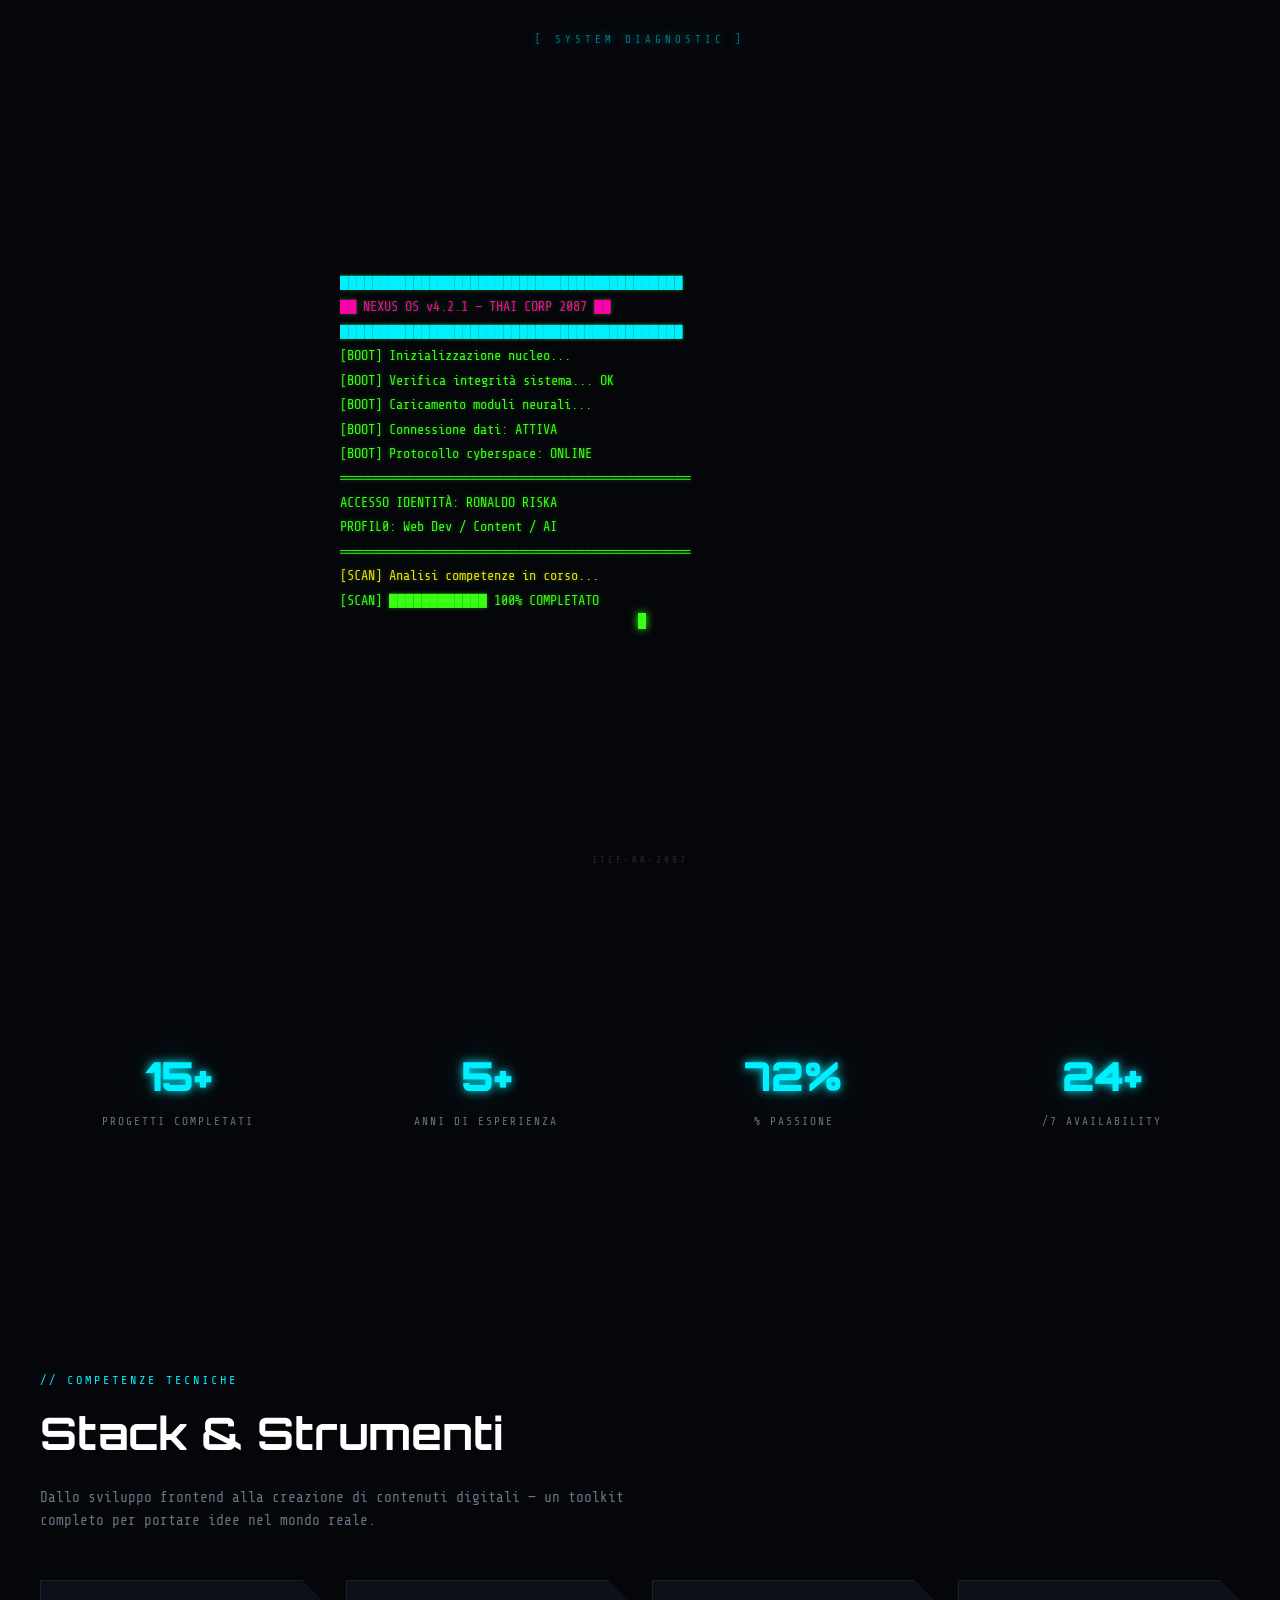
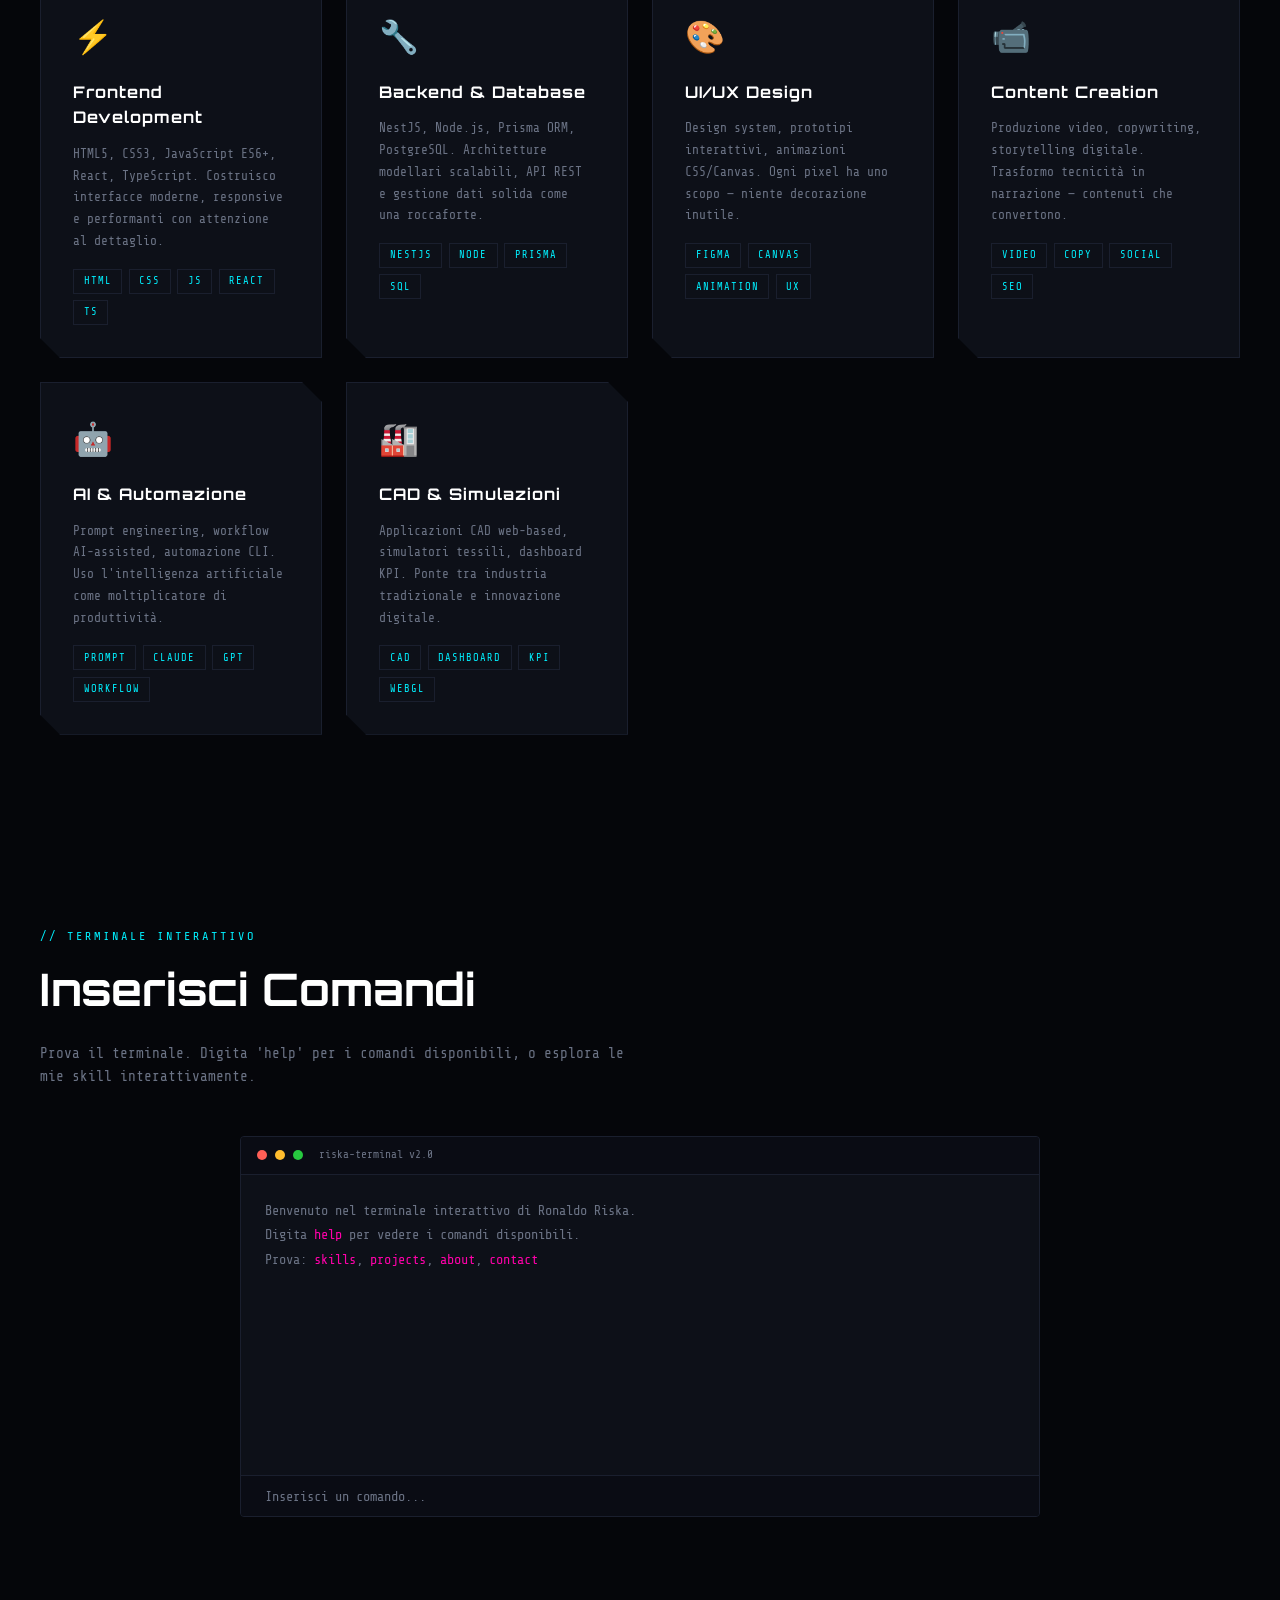
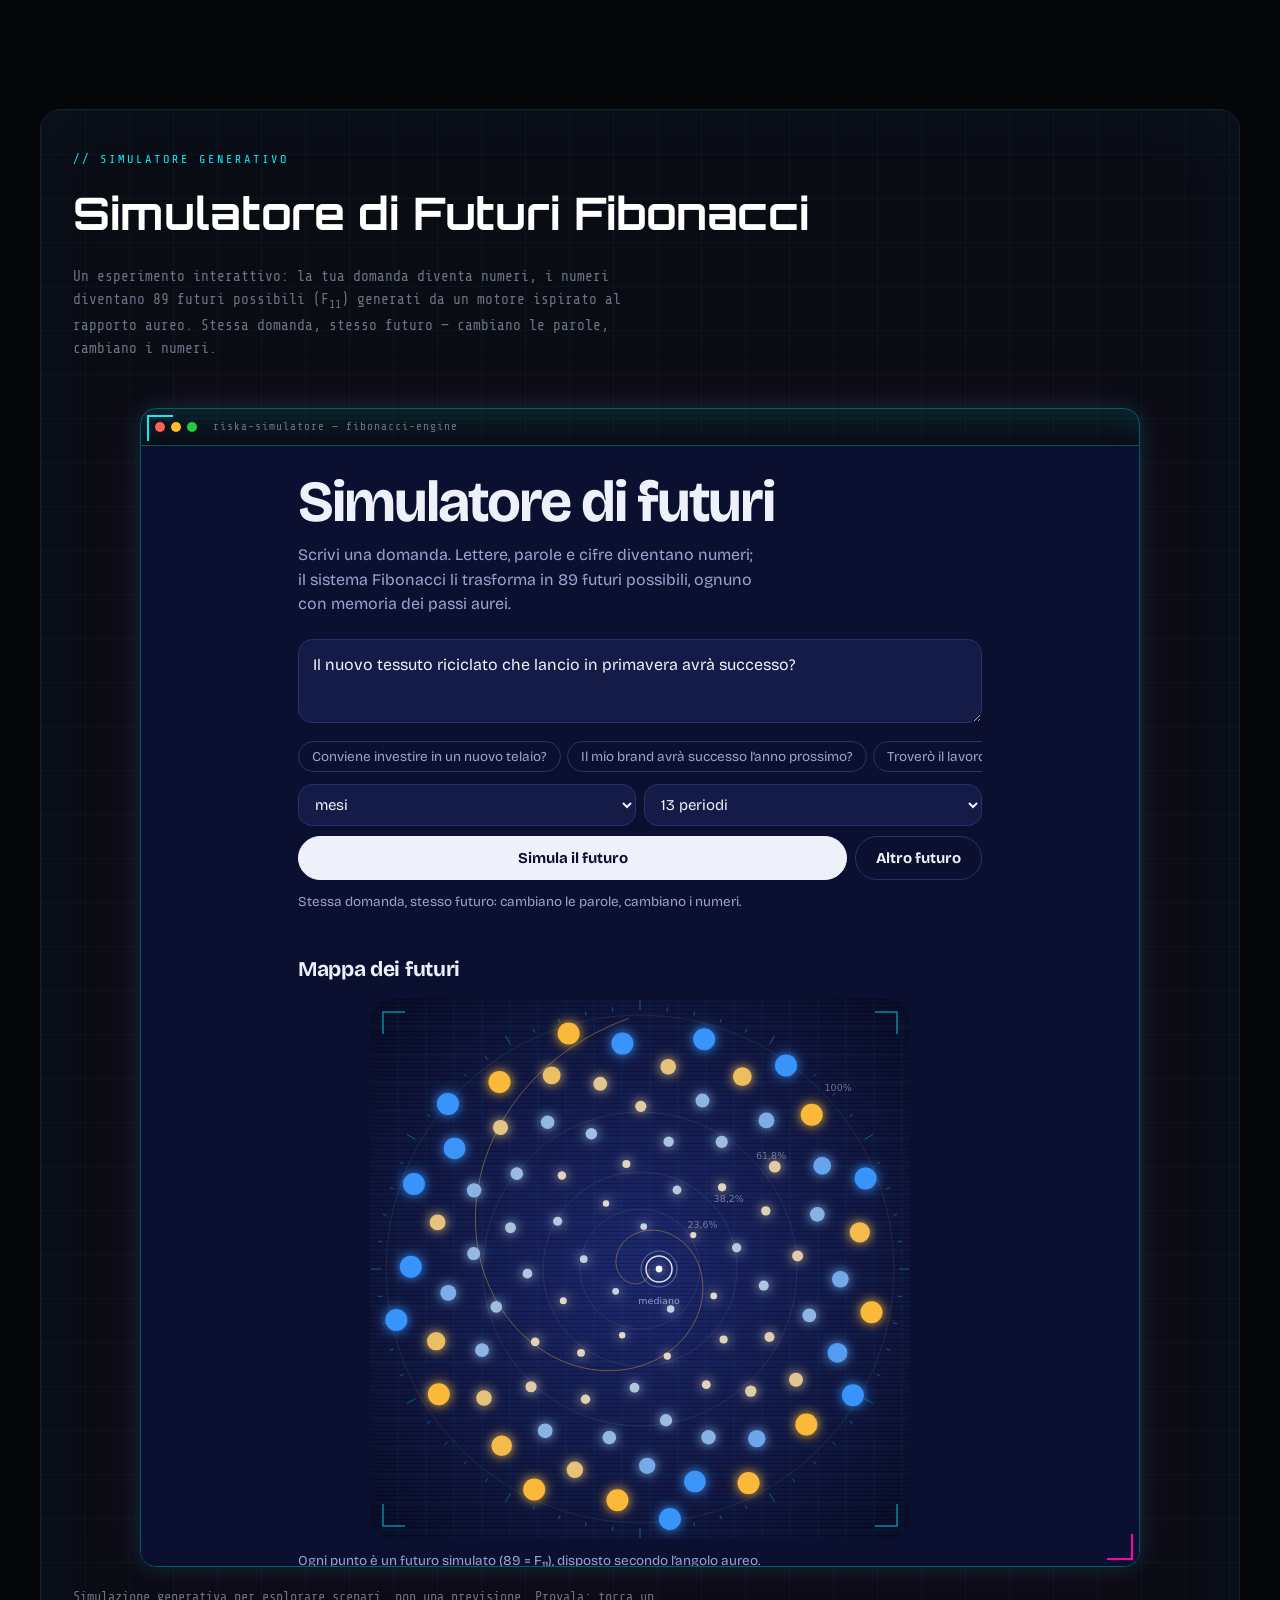
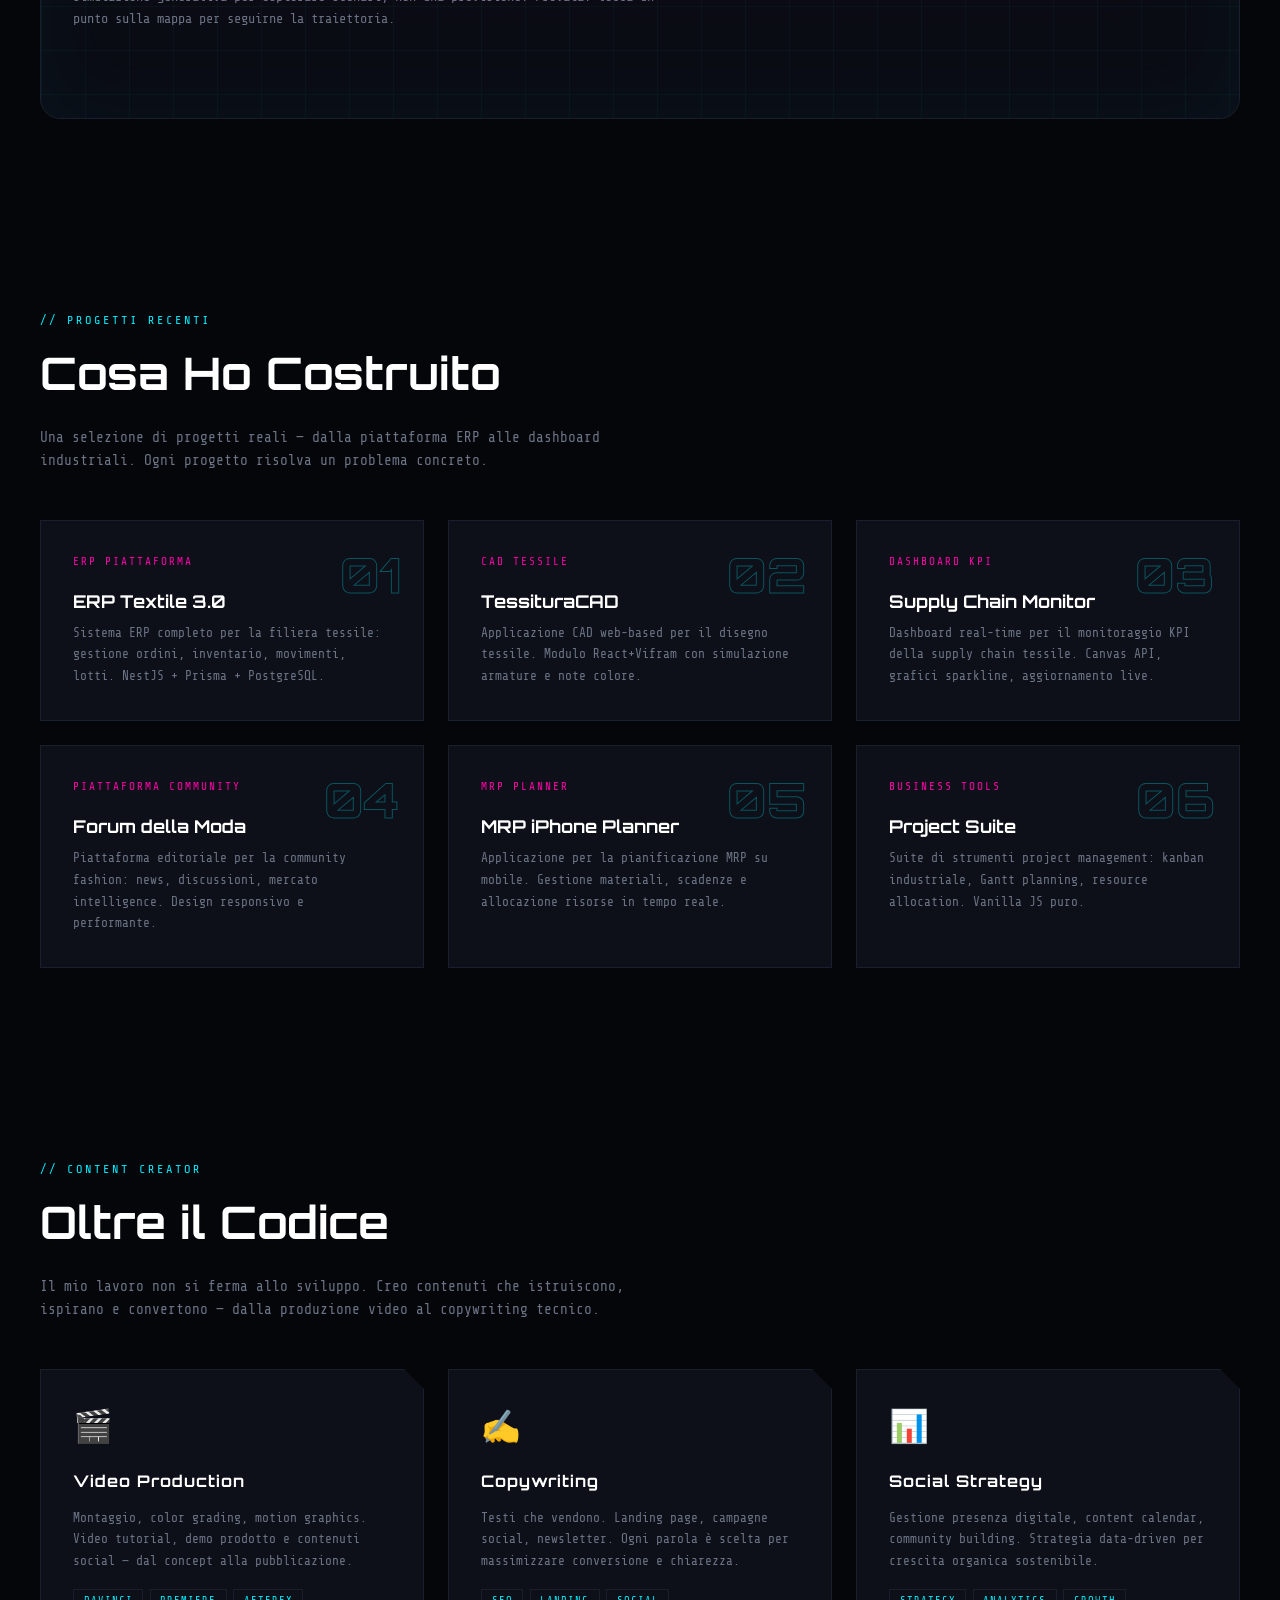
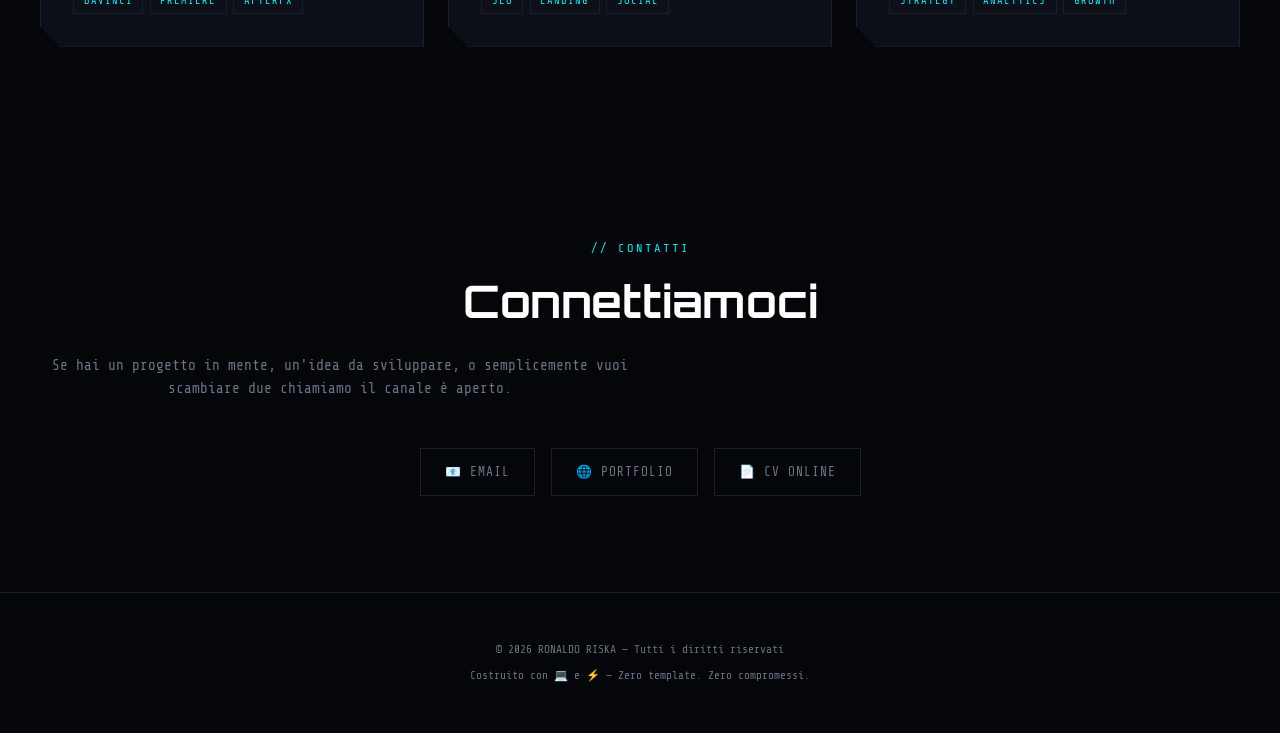
<file: index.html>
<!DOCTYPE html>
<html lang="it">
<head>
<meta charset="UTF-8">
<meta name="viewport" content="width=device-width, initial-scale=1.0">
<title>RONALDO RISKA — Web Developer & Content Creator</title>
<meta name="description" content="Cyberpunk showcase di Ronaldo Riska: web developer, content creator, e specialista digitale tessile.">
<meta name="theme-color" content="#05060a">
<link rel="stylesheet" href="wow3d.css">
<link rel="preconnect" href="https://fonts.googleapis.com">
<link rel="preconnect" href="https://fonts.gstatic.com" crossorigin>
<link rel="stylesheet" href="site.css">
<link rel="stylesheet" href="mobile.css">
<link rel="stylesheet" href="wow3d.css">
<script type="application/ld+json">
{
  "@context": "https://schema.org",
  "@type": "ProfilePage",
  "mainEntity": {
    "@type": "Person",
    "name": "Ronaldo Riska",
    "jobTitle": "Web Developer & Content Creator",
    "url": "https://italycircularfashion.github.io/RonaldoRiskaCurriculum/"
  }
}
</script>
</head>
<body>

<!-- SCANLINES OVERLAY -->
<div class="scanlines"></div>

<!-- MATRIX RAIN -->
<canvas id="matrixRain"></canvas>
<div id="matrixGlow"></div>

<!-- POWER FLASH -->
<div id="powerFlash"></div>

<!-- BOOT SEQUENCE -->
<div id="bootSequence">
  <div class="boot-terminal" id="bootTerminal"></div>
  <span class="boot-cursor"></span>
</div>

<!-- TYPEWRITER REVEAL -->
<div id="typewriterReveal">
  <div class="typewriter-sheet">
    <div class="typewriter-content">
      <div class="typewriter-name" id="twName"></div>
      <div class="typewriter-role" id="twRole"></div>
      <div class="typewriter-text" id="twText"></div>
      <span class="typewriter-cursor" id="twCursor"></span>
    </div>
    <div class="typewriter-skip" onclick="skipTypewriter()">Premi per saltare →</div>
  </div>
  <div class="bell-indicator" id="bellIndicator">♪ DING ♪</div>
</div>

<!-- NAVIGATION HUD -->
<nav id="navHud">
  <div class="nav-logo">RR<span>_</span>DEV</div>
  <div class="nav-links">
    <a href="#hero" class="active">Home</a>
    <a href="#skills">Skills</a>
    <a href="#terminal">Terminal</a>
    <a href="#fibonacci">Fibonacci</a>
    <a href="tessil.html">CAD</a>
    <a href="ronnyweave-page.html">RonnyWeave</a>
    <a href="#projects">Projects</a>
    <a href="#contact">Contact</a>
  </div>
</nav>

<!-- ═══════════ HERO ═══════════ -->
<section id="hero">
  <div class="hero-content">
    <div class="hero-tag">[ SYSTEM ONLINE — IDENTITY VERIFIED ]</div>
    <h1 class="hero-title">
      <span class="glitch">RONALDO RISKA</span>
    </h1>
    <p class="hero-sub">
      Web Developer · Content Creator · Digitale Tessile<br>
      Costruisco esperienze digitali su misura. Zero template. Zero compromessi.
    </p>
    <div class="hero-cta">
      <button class="btn-cyber" onclick="scrollToSection('#skills')">→ Esplora Skills</button>
      <button class="btn-cyber magenta" onclick="scrollToSection('#terminal')">→ Apri Terminal</button>
    </div>
  </div>
</section>

<!-- ═══════════ STATS ═══════════ -->
<section class="section">
  <div class="section-inner">
    <div class="stats-row">
      <div class="stat-item reveal">
        <div class="stat-num" data-target="15">0</div>
        <div class="stat-label">Progetti Completati</div>
      </div>
      <div class="stat-item reveal">
        <div class="stat-num" data-target="5">0</div>
        <div class="stat-label">Anni di Esperienza</div>
      </div>
      <div class="stat-item reveal">
        <div class="stat-num" data-target="100">0</div>
        <div class="stat-label">% Passione</div>
      </div>
      <div class="stat-item reveal">
        <div class="stat-num" data-target="24">0</div>
        <div class="stat-label">/7 Availability</div>
      </div>
    </div>
  </div>
</section>

<!-- ═══════════ SKILLS ═══════════ -->
<section class="section" id="skills">
  <div class="section-inner">
    <div class="reveal">
      <div class="section-label">// COMPETENZE TECNICHE</div>
      <h2 class="section-title">Stack & Strumenti</h2>
      <p class="section-desc">Dallo sviluppo frontend alla creazione di contenuti digitali — un toolkit completo per portare idee nel mondo reale.</p>
    </div>
    <div class="skill-grid">
      <div class="skill-card reveal">
        <span class="card-icon">⚡</span>
        <h3>Frontend Development</h3>
        <p>HTML5, CSS3, JavaScript ES6+, React, TypeScript. Costruisco interfacce moderne, responsive e performanti con attenzione al dettaglio.</p>
        <div class="card-tags">
          <span>HTML</span><span>CSS</span><span>JS</span><span>React</span><span>TS</span>
        </div>
      </div>
      <div class="skill-card reveal">
        <span class="card-icon">🔧</span>
        <h3>Backend & Database</h3>
        <p>NestJS, Node.js, Prisma ORM, PostgreSQL. Architetture modellari scalabili, API REST e gestione dati solida come una roccaforte.</p>
        <div class="card-tags">
          <span>NestJS</span><span>Node</span><span>Prisma</span><span>SQL</span>
        </div>
      </div>
      <div class="skill-card reveal">
        <span class="card-icon">🎨</span>
        <h3>UI/UX Design</h3>
        <p>Design system, prototipi interattivi, animazioni CSS/Canvas. Ogni pixel ha uno scopo — niente decorazione inutile.</p>
        <div class="card-tags">
          <span>Figma</span><span>Canvas</span><span>Animation</span><span>UX</span>
        </div>
      </div>
      <div class="skill-card reveal">
        <span class="card-icon">📹</span>
        <h3>Content Creation</h3>
        <p>Produzione video, copywriting, storytelling digitale. Trasformo tecnicità in narrazione — contenuti che convertono.</p>
        <div class="card-tags">
          <span>Video</span><span>Copy</span><span>Social</span><span>SEO</span>
        </div>
      </div>
      <div class="skill-card reveal">
        <span class="card-icon">🤖</span>
        <h3>AI & Automazione</h3>
        <p>Prompt engineering, workflow AI-assisted, automazione CLI. Uso l'intelligenza artificiale come moltiplicatore di produttività.</p>
        <div class="card-tags">
          <span>Prompt</span><span>Claude</span><span>GPT</span><span>Workflow</span>
        </div>
      </div>
      <div class="skill-card reveal">
        <span class="card-icon">🏭</span>
        <h3>CAD & Simulazioni</h3>
        <p>Applicazioni CAD web-based, simulatori tessili, dashboard KPI. Ponte tra industria tradizionale e innovazione digitale.</p>
        <div class="card-tags">
          <span>CAD</span><span>Dashboard</span><span>KPI</span><span>WebGL</span>
        </div>
      </div>
    </div>
  </div>
</section>

<!-- ═══════════ INTERACTIVE TERMINAL ═══════════ -->
<section class="section" id="terminal">
  <div class="section-inner">
    <div class="reveal">
      <div class="section-label">// TERMINALE INTERATTIVO</div>
      <h2 class="section-title">Inserisci Comandi</h2>
      <p class="section-desc">Prova il terminale. Digita 'help' per i comandi disponibili, o esplora le mie skill interattivamente.</p>
    </div>
    <div class="terminal-window reveal">
      <div class="terminal-bar">
        <div class="terminal-dot red"></div>
        <div class="terminal-dot yellow"></div>
        <div class="terminal-dot green"></div>
        <span class="terminal-title">riska-terminal v2.0</span>
      </div>
      <div class="terminal-body" id="terminalBody">
        <div class="output">Benvenuto nel terminale interattivo di Ronaldo Riska.</div>
        <div class="output">Digita <span class="highlight">help</span> per vedere i comandi disponibili.</div>
        <div class="output">Prova: <span class="highlight">skills</span>, <span class="highlight">projects</span>, <span class="highlight">about</span>, <span class="highlight">contact</span></div>
      </div>
      <div class="terminal-input">
        <span class="prompt"></span>
        <input type="text" id="terminalInput" placeholder="Inserisci un comando..." autocomplete="off">
      </div>
    </div>
  </div>
</section>

<!-- ═══════════ FIBONACCI ═══════════ -->
<section class="section" id="fibonacci">
  <div class="section-inner">
    <div class="reveal">
      <div class="section-label">// SIMULATORE GENERATIVO</div>
      <h2 class="section-title">Simulatore di Futuri Fibonacci</h2>
      <p class="section-desc">Un esperimento interattivo: la tua domanda diventa numeri, i numeri diventano 89 futuri possibili (F<sub>11</sub>) generati da un motore ispirato al rapporto aureo. Stessa domanda, stesso futuro — cambiano le parole, cambiano i numeri.</p>
    </div>
    <div class="fib-frame reveal">
      <div class="fib-chrome">
        <span class="terminal-dot red"></span><span class="terminal-dot yellow"></span><span class="terminal-dot green"></span>
        <span class="terminal-title">riska-simulatore — fibonacci-engine</span>
      </div>
      <iframe src="fibonacci.html?theme=dark" title="Simulatore di futuri Fibonacci — applicazione interattiva" loading="lazy"></iframe>
    </div>
    <p class="section-desc fib-note">Simulazione generativa per esplorare scenari, non una previsione. Provala: tocca un punto sulla mappa per seguirne la traiettoria.</p>
  </div>
</section>

<!-- ═══════════ PROJECTS ═══════════ -->
<section class="section" id="projects">
  <div class="section-inner">
    <div class="reveal">
      <div class="section-label">// PROGETTI RECENTI</div>
      <h2 class="section-title">Cosa Ho Costruito</h2>
      <p class="section-desc">Una selezione di progetti reali — dalla piattaforma ERP alle dashboard industriali. Ogni progetto risolva un problema concreto.</p>
    </div>
    <div class="project-grid">
      <div class="project-card reveal">
        <span class="project-num">01</span>
        <div class="project-type">ERP Piattaforma</div>
        <h3>ERP Textile 3.0</h3>
        <p>Sistema ERP completo per la filiera tessile: gestione ordini, inventario, movimenti, lotti. NestJS + Prisma + PostgreSQL.</p>
      </div>
      <div class="project-card reveal">
        <span class="project-num">02</span>
        <div class="project-type">CAD Tessile</div>
        <h3>TessituraCAD</h3>
        <p>Applicazione CAD web-based per il disegno tessile. Modulo React+Vifram con simulazione armature e note colore.</p>
      </div>
      <div class="project-card reveal">
        <span class="project-num">03</span>
        <div class="project-type">Dashboard KPI</div>
        <h3>Supply Chain Monitor</h3>
        <p>Dashboard real-time per il monitoraggio KPI della supply chain tessile. Canvas API, grafici sparkline, aggiornamento live.</p>
      </div>
      <div class="project-card reveal">
        <span class="project-num">04</span>
        <div class="project-type">Piattaforma Community</div>
        <h3>Forum della Moda</h3>
        <p>Piattaforma editoriale per la community fashion: news, discussioni, mercato intelligence. Design responsivo e performante.</p>
      </div>
      <div class="project-card reveal">
        <span class="project-num">05</span>
        <div class="project-type">MRP Planner</div>
        <h3>MRP iPhone Planner</h3>
        <p>Applicazione per la pianificazione MRP su mobile. Gestione materiali, scadenze e allocazione risorse in tempo reale.</p>
      </div>
      <div class="project-card reveal">
        <span class="project-num">06</span>
        <div class="project-type">Business Tools</div>
        <h3>Project Suite</h3>
        <p>Suite di strumenti project management: kanban industriale, Gantt planning, resource allocation. Vanilla JS puro.</p>
      </div>
    </div>
  </div>
</section>

<!-- ═══════════ CONTENT CREATOR ═══════════ -->
<section class="section" id="content">
  <div class="section-inner">
    <div class="reveal">
      <div class="section-label">// CONTENT CREATOR</div>
      <h2 class="section-title">Oltre il Codice</h2>
      <p class="section-desc">Il mio lavoro non si ferma allo sviluppo. Creo contenuti che istruiscono, ispirano e convertono — dalla produzione video al copywriting tecnico.</p>
    </div>
    <div class="skill-grid">
      <div class="skill-card reveal">
        <span class="card-icon">🎬</span>
        <h3>Video Production</h3>
        <p>Montaggio, color grading, motion graphics. Video tutorial, demo prodotto e contenuti social — dal concept alla pubblicazione.</p>
        <div class="card-tags"><span>DaVinci</span><span>Premiere</span><span>AfterFX</span></div>
      </div>
      <div class="skill-card reveal">
        <span class="card-icon">✍️</span>
        <h3>Copywriting</h3>
        <p>Testi che vendono. Landing page, campagne social, newsletter. Ogni parola è scelta per massimizzare conversione e chiarezza.</p>
        <div class="card-tags"><span>SEO</span><span>Landing</span><span>Social</span></div>
      </div>
      <div class="skill-card reveal">
        <span class="card-icon">📊</span>
        <h3>Social Strategy</h3>
        <p>Gestione presenza digitale, content calendar, community building. Strategia data-driven per crescita organica sostenibile.</p>
        <div class="card-tags"><span>Strategy</span><span>Analytics</span><span>Growth</span></div>
      </div>
    </div>
  </div>
</section>

<!-- ═══════════ CONTACT ═══════════ -->
<section class="section" id="contact">
  <div class="section-inner">
    <div class="reveal">
      <div class="section-label">// CONTATTI</div>
      <h2 class="section-title">Connettiamoci</h2>
      <p class="section-desc">Se hai un progetto in mente, un'idea da sviluppare, o semplicemente vuoi scambiare due chiamiamo il canale è aperto.</p>
    </div>
    <div class="contact-links reveal">
      <a href="mailto:ronaldo.riska@gmail.com" class="contact-link">📧 Email</a>
      <a href="https://italycircularfashion.github.io/RonaldoRiska/" target="_blank" rel="noopener" class="contact-link">🌐 Portfolio</a>
      <a href="https://italycircularfashion.github.io/RonaldoRiskaCV/" target="_blank" rel="noopener" class="contact-link">📄 CV Online</a>
    </div>
  </div>
</section>

<!-- ═══════════ FOOTER ═══════════ -->
<footer>
  <p>© 2026 RONALDO RISKA — Tutti i diritti riservati</p>
  <p style="margin-top:0.5rem;">Costruito con 💻 e ⚡ — Zero template. Zero compromessi.</p>
</footer>

<!-- ═══════════ SCRIPTS ═══════════ -->
<script>
// ── MATRIX RAIN — CYBERPUNK BOOT SEQUENCE ──
(function(){
  const canvas = document.getElementById('matrixRain');
  const ctx = canvas.getContext('2d');
  const glow = document.getElementById('matrixGlow');
  let w, h, cols, drops, fontSize, speed, opacity, colorMode;
  
  // Phase: 'boot' (dramatic) → 'ambient' (subtle)
  let phase = 'boot';
  let phaseStart = Date.now();
  
  function init(){
    w = canvas.width = window.innerWidth;
    h = canvas.height = window.innerHeight;
    fontSize = 16;
    cols = Math.floor(w / fontSize);
    drops = Array.from({length: cols}, () => ({
      y: Math.random() * -100,
      speed: 1 + Math.random() * 3,
      chars: [],
      trail: 8 + Math.floor(Math.random() * 16),
      hue: Math.random() > 0.7 ? 'cyan' : (Math.random() > 0.5 ? 'magenta' : 'green')
    }));
    for(let i = 0; i < cols; i++){
      drops[i].chars = Array(drops[i].trail).fill(0).map(() => randChar());
    }
  }
  
  function randChar(){
    const sets = 'ABCDEFGHIJKLMNOPQRSTUVWXYZ0123456789@#$%^&*(){}[]|;:<>?/~ぁあいうえおかきくけこ';
    return sets[Math.floor(Math.random() * sets.length)];
  }
  
  init();
  window.addEventListener('resize', init);
  
  function getColor(hue, isHead){
    if(isHead) return '#ffffff';
    if(hue === 'cyan') return '#00f0ff';
    if(hue === 'magenta') return '#ff00aa';
    return '#39ff14';
  }
  
  function draw(){
    const elapsed = Date.now() - phaseStart;
    
    // Transition from boot to ambient after 4.5s
    if(phase === 'boot' && elapsed > 4500){
      phase = 'ambient';
    }
    
    // Fade effect
    if(phase === 'boot'){
      ctx.fillStyle = `rgba(5,6,10,${0.12 - elapsed/50000})`;
      canvas.style.opacity = '0.6';
    } else {
      ctx.fillStyle = 'rgba(5,6,10,0.04)';
      canvas.style.opacity = '0.07';
    }
    ctx.fillRect(0, 0, w, h);
    
    // Glow overlay during boot
    if(phase === 'boot'){
      const glowOpacity = Math.max(0, 0.15 - elapsed/30000);
      glow.style.background = `radial-gradient(ellipse at center, rgba(0,240,255,${glowOpacity}) 0%, transparent 70%)`;
    } else {
      glow.style.background = 'none';
    }
    
    for(let i = 0; i < cols; i++){
      const d = drops[i];
      
      // Update chars periodically
      if(Math.random() > 0.9){
        d.chars.pop();
        d.chars.unshift(randChar());
      }
      
      // Draw trail
      for(let j = 0; j < d.trail; j++){
        const y = (d.y - j) * fontSize;
        if(y < 0 || y > h) continue;
        
        const isHead = j === 0;
        const alpha = isHead ? 1 : (1 - j/d.trail) * (phase === 'boot' ? 0.8 : 0.4);
        
        ctx.font = `${fontSize}px monospace`;
        ctx.fillStyle = getColor(d.hue, isHead);
        ctx.globalAlpha = alpha;
        
        if(isHead && phase === 'boot'){
          ctx.shadowColor = getColor(d.hue, false);
          ctx.shadowBlur = 15;
        } else {
          ctx.shadowBlur = 0;
        }
        
        ctx.fillText(d.chars[j] || randChar(), i * fontSize, y);
      }
      
      ctx.globalAlpha = 1;
      ctx.shadowBlur = 0;
      
      // Move drop
      d.y += d.speed * (phase === 'boot' ? 1.5 : 1);
      
      // Reset
      if(d.y * fontSize > h + d.trail * fontSize){
        d.y = Math.random() * -50;
        d.speed = 1 + Math.random() * 3;
        d.trail = 8 + Math.floor(Math.random() * 16);
        d.hue = Math.random() > 0.7 ? 'cyan' : (Math.random() > 0.5 ? 'magenta' : 'green');
        d.chars = Array(d.trail).fill(0).map(() => randChar());
      }
    }
    
    requestAnimationFrame(draw);
  }
  
  draw();
  
  // Expose function to re-trigger boot phase
  window.rebootMatrix = function(){
    phase = 'boot';
    phaseStart = Date.now();
    init();
  };
})();

// ── BOOT SEQUENCE — CINEMATIC CYBERPUNK ──
(function(){
  const terminal = document.getElementById('bootTerminal');
  const bootSequence = document.getElementById('bootSequence');
  let currentLine = 0;
  
  const bootLines = [
    { text: '██████████████████████████████████████████', delay: 0 },
    { text: '██  NEXUS OS v4.2.1 — THAI CORP 2087   ██', delay: 50 },
    { text: '██████████████████████████████████████████', delay: 50 },
    { text: '', delay: 200 },
    { text: '[BOOT] Inizializzazione nucleo...', delay: 100 },
    { text: '[BOOT] Verifica integrità sistema... OK', delay: 150 },
    { text: '[BOOT] Caricamento moduli neurali...', delay: 80 },
    { text: '[BOOT] Connessione dati: ATTIVA', delay: 120 },
    { text: '[BOOT] Protocollo cyberspace: ONLINE', delay: 100 },
    { text: '', delay: 100 },
    { text: '═══════════════════════════════════════════', delay: 50 },
    { text: '  ACCESSO IDENTITÀ: RONALDO RISKA', delay: 200 },
    { text: '  PROFIL0: Web Dev / Content / AI', delay: 80 },
    { text: '═══════════════════════════════════════════', delay: 100 },
    { text: '', delay: 150 },
    { text: '[SCAN] Analisi competenze in corso...', delay: 120 },
    { text: '[SCAN] ████████████ 100% COMPLETATO', delay: 300 },
    { text: '', delay: 100 },
    { text: '[✓] Frontend:     HTML5 / CSS3 / JS / REACT', delay: 60 },
    { text: '[✓] Backend:      NESTJS / NODE / PRISMA', delay: 60 },
    { text: '[✓] AI Engine:    PROMPT / CLAUDE / GPT', delay: 60 },
    { text: '[✓] Content:      VIDEO / COPY / SEO', delay: 60 },
    { text: '[✓] CAD:          TESSITURA / DASHBOARD', delay: 60 },
    { text: '', delay: 150 },
    { text: '[AUTH] Decrittografia contenuto...', delay: 200 },
    { text: '[AUTH] Accesso autorizzato.', delay: 150 },
    { text: '', delay: 100 },
    { text: '> CARICAMENTO INTERFACCIA GRAFICA...', delay: 400 },
    { text: '> SISTEMA ONLINE — BENVENUTO', delay: 200 },
    { text: '', delay: 300 }
  ];
  
  function addLine(){
    if(currentLine >= bootLines.length){
      // Trigger data burst and power flash
      triggerDataBurst();
      document.getElementById('powerFlash').classList.add('active');
      setTimeout(() => {
        bootSequence.style.opacity = '0';
        bootSequence.style.visibility = 'hidden';
        bootSequence.style.pointerEvents = 'none';
        // Show typewriter reveal after boot
        setTimeout(() => {
          document.getElementById('typewriterReveal').classList.add('active');
          startTypewriter();
        }, 400);
      }, 600);
      return;
    }
    
    const line = bootLines[currentLine];
    const div = document.createElement('div');
    div.className = 'boot-line';
    div.textContent = line.text;
    div.style.animationDelay = '0s';
    terminal.appendChild(div);
    
    // Auto scroll
    terminal.scrollTop = terminal.scrollHeight;
    
    currentLine++;
    setTimeout(addLine, line.delay + Math.random() * 60);
  }
  
  // Start after a brief pause
  setTimeout(addLine, 600);
})();

// ── SCROLL REVEAL ──
(function(){
  const observer = new IntersectionObserver((entries) => {
    entries.forEach(entry => {
      if(entry.isIntersecting){
        entry.target.classList.add('revealed');
      }
    });
  }, { threshold: 0.1, rootMargin: '0px 0px -50px 0px' });
  document.querySelectorAll('.reveal').forEach(el => observer.observe(el));
})();

// ── NAV ACTIVE STATE ──
(function(){
  const sections = document.querySelectorAll('section[id]');
  const navLinks = document.querySelectorAll('.nav-links a');
  window.addEventListener('scroll', () => {
    let current = '';
    sections.forEach(section => {
      const top = section.offsetTop - 100;
      if(window.scrollY >= top) current = section.getAttribute('id');
    });
    navLinks.forEach(link => {
      link.classList.remove('active');
      if(link.getAttribute('href') === '#' + current) link.classList.add('active');
    });
  });
})();

// ── COUNTER ANIMATION ──
(function(){
  const observer = new IntersectionObserver((entries) => {
    entries.forEach(entry => {
      if(entry.isIntersecting){
        const num = entry.target;
        const target = parseInt(num.getAttribute('data-target'));
        let current = 0;
        const increment = Math.ceil(target / 40);
        const timer = setInterval(() => {
          current += increment;
          if(current >= target){ current = target; clearInterval(timer); }
          num.textContent = current + (target === 100 ? '%' : '+');
        }, 40);
        observer.unobserve(num);
      }
    });
  }, { threshold: 0.5 });
  document.querySelectorAll('.stat-num').forEach(el => observer.observe(el));
})();

// ── INTERACTIVE TERMINAL ──
(function(){
  const input = document.getElementById('terminalInput');
  const body = document.getElementById('terminalBody');
  const commands = {
    help: () => `Comandi disponibili:
  skills    - Mostra competenze tecniche
  projects  - Elenco progetti realizzati
  about     - Chi sono
  contact   - Come contattarmi
  clear     - Pulisci terminale
  matrix    - Attiva modalità matrix intensiva
  reboot    - Riavvia il sistema (completo)
  echo      - Ripeti il testo`,
    skills: () => `COMPETENZE TECNICHE:
  ▸ Frontend: HTML5, CSS3, JavaScript ES6+, React, TypeScript
  ▸ Backend: NestJS, Node.js, Prisma ORM, PostgreSQL
  ▸ Design: UI/UX, Canvas API, Animazioni CSS
  ▸ AI: Prompt Engineering, Claude, GPT, Workflow AI
  ▸ CAD: Applicazioni web-based, Dashboard KPI
  ▸ Tools: Vite, Vitest, Git, CLI`,
    projects: () => `PROGETTI REALIZZATI:
  [01] ERP Textile 3.0     — Piattaforma ERP completa
  [02] TessituraCAD        — CAD web per tessitura
  [03] Supply Chain Monitor — Dashboard KPI real-time
  [04] Forum della Moda    — Piattaforma editoriale
  [05] MRP iPhone Planner  — Pianificazione MRP mobile
  [06] Project Suite       — Suite project management`,
    about: () => `RONALDO RISKA
  Web Developer & Content Creator
  Base: Prato, Italia
  
  Sviluppatore full-stack con esperienza nella filiera tessile.
  Specializzato in applicazioni web complesse, dashboard industriali
  e creazione di contenuti digitali. Ogni progetto è un problema
  risolto con codice pulito e design funzionale.`,
    contact: () => `CONTATTI:
  ✉ Email: ronaldo.riska@gmail.com
  ⚡ GitHub: github.com/ItalyCircularFashion
  🌐 Portfolio: italycircularfashion.github.io/RonaldoRiska/
  📄 CV: italycircularfashion.github.io/RonaldoRiskaCV/`,
    reboot: () => {
      if(window.rebootMatrix) window.rebootMatrix();
      const bootSeq = document.getElementById('bootSequence');
      bootSeq.style.opacity = '1';
      bootSeq.style.visibility = 'visible';
      bootSeq.style.pointerEvents = 'auto';
      document.getElementById('navHud').classList.remove('visible');
      // Re-trigger boot sequence
      setTimeout(() => {
        document.getElementById('bootTerminal').innerHTML = '';
        // Reinitialize boot
        location.reload();
      }, 2000);
      return 'Risalto del sistema in corso...';
    },
    clear: () => { setTimeout(() => { body.innerHTML = ''; }, 50); return ''; },
    matrix: () => { 
      if(window.rebootMatrix) window.rebootMatrix();
      return 'Modalità matrix intensiva attivata. 🦋'; 
    },
    echo: (args) => args.join(' ') || 'Inserisci testo dopo echo.'
  };
  function execute(cmd){
    const parts = cmd.trim().toLowerCase().split(/\s+/);
    const name = parts[0];
    const args = parts.slice(1);
    const line = document.createElement('div');
    line.innerHTML = '<span class="prompt"></span>';
    body.appendChild(line);
    const output = document.createElement('div');
    output.className = 'output';
    if(commands[name]){
      const result = commands[name](args);
      if(result) output.textContent = result;
    } else {
      output.innerHTML = `Comando non riconosciuto: <span class="highlight">${name}</span>. Digita 'help' per i comandi.`;
    }
    body.appendChild(output);
    body.scrollTop = body.scrollHeight;
  }
  input.addEventListener('keydown', (e) => {
    if(e.key === 'Enter' && input.value.trim()){
      execute(input.value);
      input.value = '';
    }
  });
})();

// ── TYPEWRITER REVEAL ──
function startTypewriter(){
  const name = 'RONALDO RISKA';
  const role = 'Web Developer · Content Creator · Digitale Tessile';
  const text = `Sono uno sviluppatore web e content creator con una passione: trasformare idee complesse in esperienze digitali memorabili.

Dalla filiera tessile al codice, ho costruito applicazioni che risolvono problemi reali — ERP, CAD, dashboard KPI, piattaforme editoriali.

Ogni progetto che tocco diventa un pezzo unico: zero template, zero compromessi. Solo codice pulito, design funzionale e un tocco cyberpunk che lascia il segno.

Se cerchi qualcuno che sa costruire, comunicare e innovare — hai trovato la persona giusta.`;

  const nameEl = document.getElementById('twName');
  const roleEl = document.getElementById('twRole');
  const textEl = document.getElementById('twText');
  const cursor = document.getElementById('twCursor');
  const sheet = document.querySelector('.typewriter-sheet');

  let nameIdx = 0, roleIdx = 0, textIdx = 0;
  let phase = 'name';
  let bellCounter = 0;

  function typeNext(){
    if(phase === 'name'){
      if(nameIdx < name.length){
        nameEl.textContent += name[nameIdx];
        nameIdx++;
        cursor.classList.add('strike');
        setTimeout(() => cursor.classList.remove('strike'), 50);
        playTypeSound();
        // Bell flash every 8 chars
        bellCounter++;
        if(bellCounter % 8 === 0) {
          sheet.classList.add('bell');
          setTimeout(() => sheet.classList.remove('bell'), 400);
          playBellSound();
          // Show bell indicator
          const bellInd = document.getElementById('bellIndicator');
          bellInd.classList.add('active');
          setTimeout(() => bellInd.classList.remove('active'), 600);
        }
        setTimeout(typeNext, 80 + Math.random() * 40);
      } else {
        phase = 'role';
        setTimeout(typeNext, 300);
      }
    } else if(phase === 'role'){
      if(roleIdx < role.length){
        roleEl.textContent += role[roleIdx];
        roleIdx++;
        cursor.classList.add('strike');
        setTimeout(() => cursor.classList.remove('strike'), 50);
        playTypeSound();
        setTimeout(typeNext, 50 + Math.random() * 30);
      } else {
        phase = 'text';
        setTimeout(typeNext, 400);
      }
    } else if(phase === 'text'){
      if(textIdx < text.length){
        textEl.textContent += text[textIdx];
        textIdx++;
        cursor.classList.add('strike');
        setTimeout(() => cursor.classList.remove('strike'), 50);
        playTypeSound();
        // Variable speed — slower for punctuation
        const ch = text[textIdx - 1];
        const delay = (ch === '.' || ch === ',' || ch === '—') ? 150 : (ch === '\n' ? 200 : 30 + Math.random() * 30);
        // Auto-scroll paper
        sheet.scrollTop = sheet.scrollHeight;
        setTimeout(typeNext, delay);
      } else {
        // Done typing — show cursor steady, then transition to projects
        setTimeout(() => {
          document.getElementById('typewriterReveal').classList.add('hidden');
          document.getElementById('navHud').classList.add('visible');
          // Reveal all sections for scroll
          document.querySelectorAll('.reveal').forEach(el => el.classList.add('revealed'));
          // Smooth scroll to projects
          const projects = document.querySelector('#projects');
          if(projects) projects.scrollIntoView({ behavior: 'smooth' });
        }, 1500);
      }
    }
  }

  typeNext();
}

function skipTypewriter(){
  const nameEl = document.getElementById('twName');
  const roleEl = document.getElementById('twRole');
  const textEl = document.getElementById('twText');
  nameEl.textContent = 'RONALDO RISKA';
  roleEl.textContent = 'Web Developer · Content Creator · Digitale Tessile';
  textEl.textContent = `Sono uno sviluppatore web e content creator con una passione: trasformare idee complesse in esperienze digitali memorabili.

Dalla filiera tessile al codice, ho costruito applicazioni che risolvono problemi reali — ERP, CAD, dashboard KPI, piattaforme editoriali.

Ogni progetto che tocco diventa un pezzo unico: zero template, zero compromessi. Solo codice pulito, design funzionale e un tocco cyberpunk che lascia il segno.

Se cerchi qualcuno che sa costruire, comunicare e innovare — hai trovato la persona giusta.`;
  setTimeout(() => {
    document.getElementById('typewriterReveal').classList.add('hidden');
    document.getElementById('navHud').classList.add('visible');
    // Reveal all sections for scroll
    document.querySelectorAll('.reveal').forEach(el => el.classList.add('revealed'));
    // Smooth scroll to projects
    const projects = document.querySelector('#projects');
    if(projects) projects.scrollIntoView({ behavior: 'smooth' });
  }, 500);
}

// ── TYPEWRITER SOUND (Web Audio API) ──
let audioCtx = null;
function playTypeSound(){
  if(!audioCtx) audioCtx = new (window.AudioContext || window.webkitAudioContext)();
  const osc = audioCtx.createOscillator();
  const gain = audioCtx.createGain();
  osc.connect(gain);
  gain.connect(audioCtx.destination);
  osc.frequency.value = 800 + Math.random() * 400;
  osc.type = 'square';
  gain.gain.value = 0.02;
  gain.gain.exponentialRampToValueAtTime(0.001, audioCtx.currentTime + 0.05);
  osc.start();
  osc.stop(audioCtx.currentTime + 0.05);
}
function playBellSound(){
  if(!audioCtx) audioCtx = new (window.AudioContext || window.webkitAudioContext)();
  const osc = audioCtx.createOscillator();
  const gain = audioCtx.createGain();
  osc.connect(gain);
  gain.connect(audioCtx.destination);
  osc.frequency.value = 2400;
  osc.type = 'sine';
  gain.gain.value = 0.05;
  gain.gain.exponentialRampToValueAtTime(0.001, audioCtx.currentTime + 0.3);
  osc.start();
  osc.stop(audioCtx.currentTime + 0.3);
}

// ── DATA BURST EFFECT ──
function triggerDataBurst(){
  const canvas = document.createElement('canvas');
  canvas.style.cssText = 'position:fixed;inset:0;z-index:9999;pointer-events:none;';
  document.body.appendChild(canvas);
  const ctx = canvas.getContext('2d');
  canvas.width = window.innerWidth;
  canvas.height = window.innerHeight;
  
  const cols = Math.floor(canvas.width / 14);
  const drops = Array.from({length: cols}, () => ({
    y: Math.random() * -canvas.height,
    speed: 4 + Math.random() * 8,
    chars: Array(20).fill(0).map(() => 'ABCDEFGHIJKLMNOPQRSTUVWXYZ0123456789@#$%'[Math.floor(Math.random()*42)]),
    hue: Math.random() > 0.5 ? '#00f0ff' : (Math.random() > 0.5 ? '#ff00aa' : '#39ff14')
  }));
  
  let frame = 0;
  const maxFrames = 60;
  
  function burstDraw(){
    ctx.fillStyle = `rgba(5,6,10,${0.15 - frame/400})`;
    ctx.fillRect(0, 0, canvas.width, canvas.height);
    
    for(let i = 0; i < cols; i++){
      const d = drops[i];
      for(let j = 0; j < 20; j++){
        const y = (d.y - j) * 14;
        if(y < 0 || y > canvas.height) continue;
        const alpha = (1 - j/20) * (1 - frame/maxFrames);
        ctx.font = '14px monospace';
        ctx.fillStyle = d.hue;
        ctx.globalAlpha = alpha;
        ctx.shadowColor = d.hue;
        ctx.shadowBlur = 10;
        ctx.fillText(d.chars[j], i * 14, y);
      }
      d.y += d.speed;
      if(d.y * 14 > canvas.height + 280){
        d.y = Math.random() * -100;
        d.speed = 4 + Math.random() * 8;
      }
    }
    ctx.globalAlpha = 1;
    ctx.shadowBlur = 0;
    frame++;
    if(frame < maxFrames) requestAnimationFrame(burstDraw);
    else canvas.remove();
  }
  burstDraw();
}
function scrollToSection(selector){
  const el = document.querySelector(selector);
  if(el) el.scrollIntoView({ behavior: 'smooth' });
}
</script>

<script src="wow.js"></script>
<script src="wow3d.js"></script>
</body>
</html>
</file>
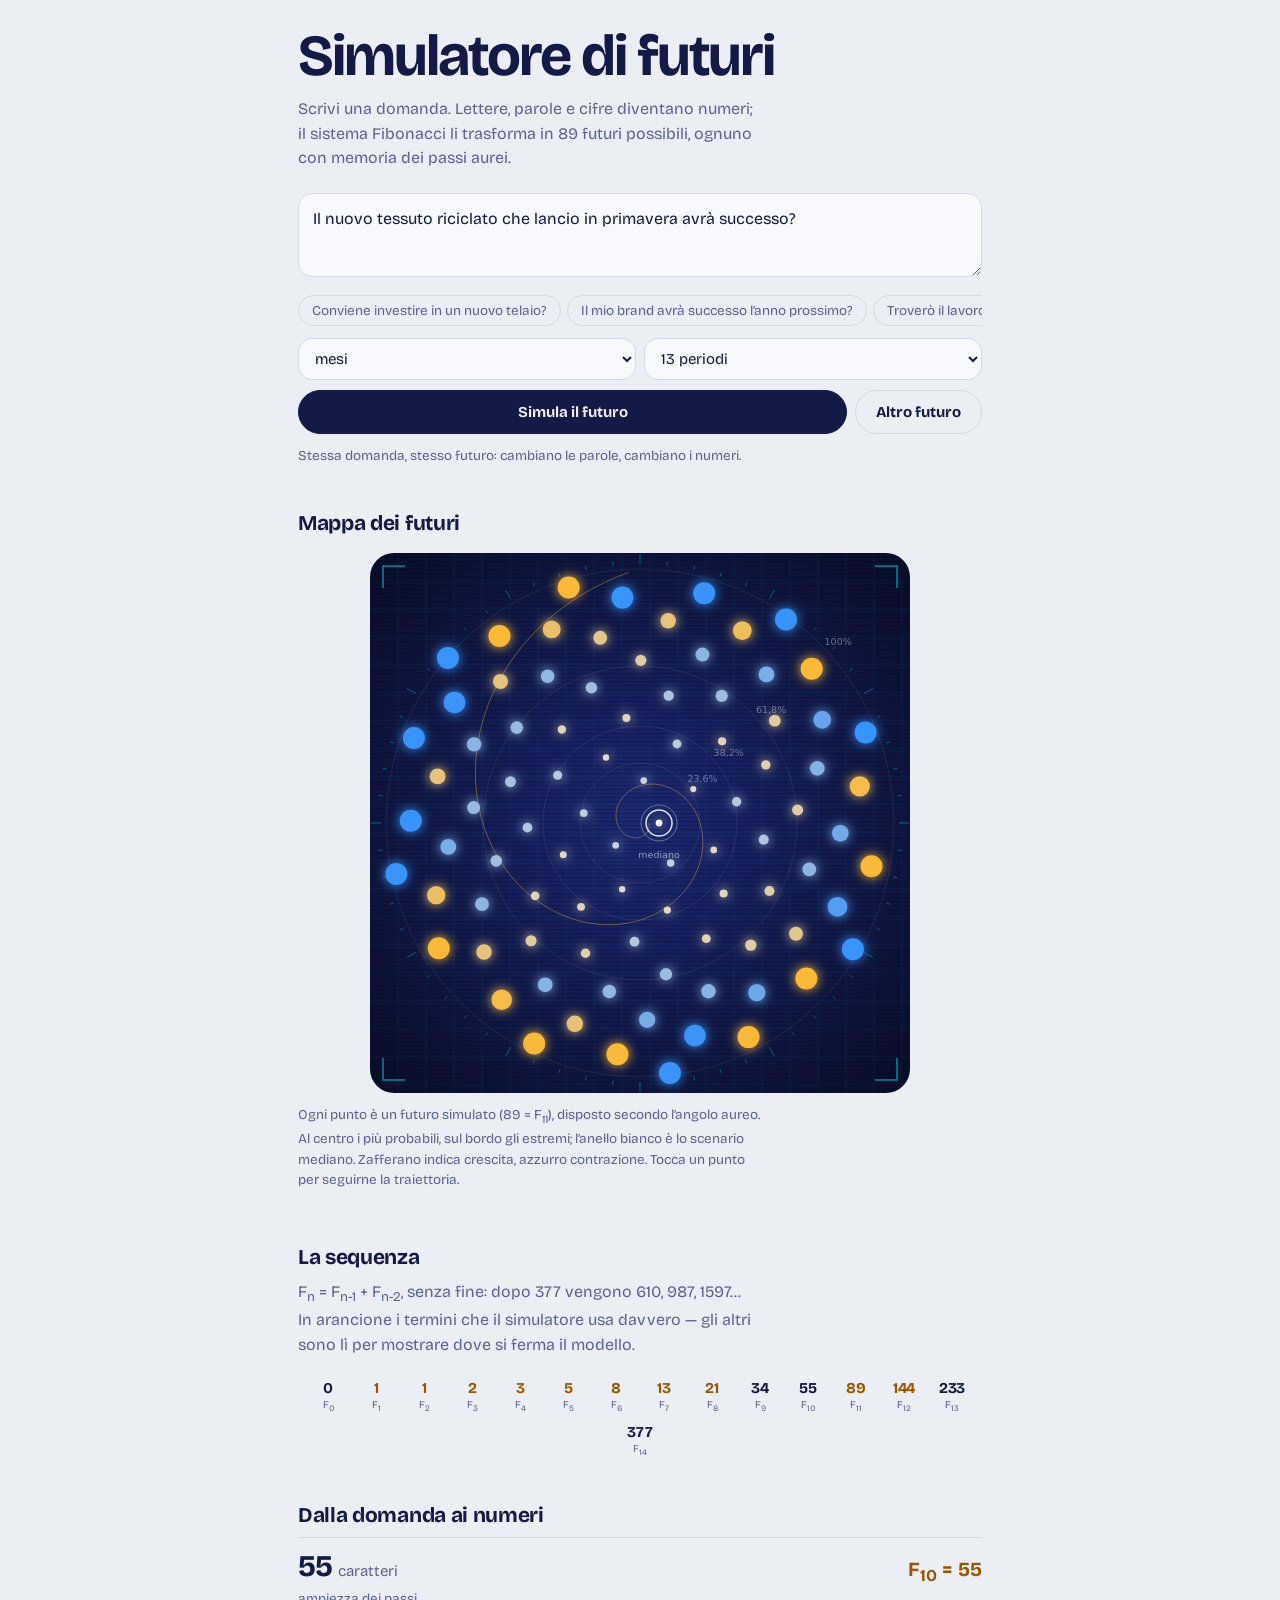
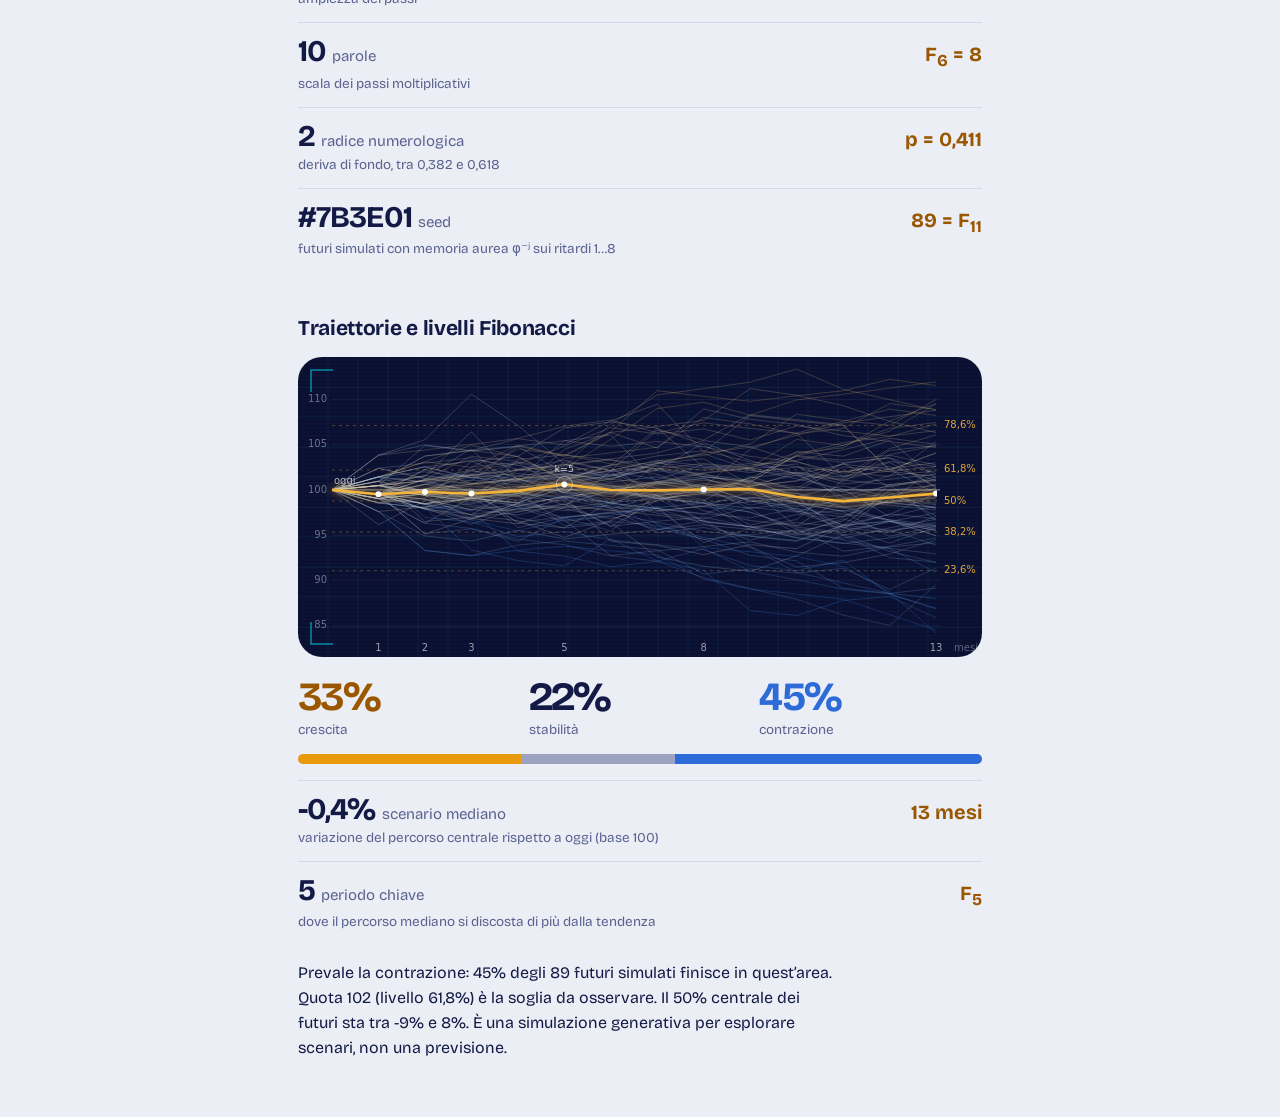
<file: fibonacci.html>
<!DOCTYPE html>
<html lang="it">
<head>
<meta charset="utf-8">
<meta name="viewport" content="width=device-width, initial-scale=1, viewport-fit=cover">
<title>Simulatore di futuri Fibonacci</title>
<link rel="icon" href="data:image/svg+xml,%3Csvg xmlns='http://www.w3.org/2000/svg' viewBox='0 0 32 32'%3E%3Crect width='32' height='32' rx='7' fill='%23121a45'/%3E%3Cpath d='M6 24 Q16 4 26 16' stroke='%23f5b53a' stroke-width='2.4' fill='none' stroke-linecap='round'/%3E%3C/svg%3E">
<link rel="preconnect" href="https://fonts.googleapis.com">
<link rel="preconnect" href="https://fonts.gstatic.com" crossorigin>
<link href="https://fonts.googleapis.com/css2?family=Bricolage+Grotesque:opsz,wght@12..96,400;12..96,700&display=swap" rel="stylesheet">
<style>
:root{--bg:#eceef5;--sf:#f8f9fd;--ink:#121a45;--mute:#5a6290;--line:#d3d8ea;--acc:#9a5700;--up:#e89a0c;--dn:#2c6bd8;box-sizing:border-box;padding-top:env(safe-area-inset-top,0px);padding-bottom:env(safe-area-inset-bottom,0px)}
@media(prefers-color-scheme:dark){:root:not([data-theme="light"]){--bg:#0b1030;--sf:#141b47;--ink:#eef0fa;--mute:#9aa3d0;--line:#27316b;--acc:#f5b53a;--up:#f5b53a;--dn:#6fb0ff}}
:root[data-theme="dark"]{--bg:#0b1030;--sf:#141b47;--ink:#eef0fa;--mute:#9aa3d0;--line:#27316b;--acc:#f5b53a;--up:#f5b53a;--dn:#6fb0ff}
html{scroll-padding-top:env(safe-area-inset-top,0px)}
*{box-sizing:border-box}
body{margin:0;background:var(--bg);color:var(--ink);font:16px/1.55 "Bricolage Grotesque",system-ui,-apple-system,"Segoe UI",sans-serif}
main{max-width:720px;margin:0 auto;padding:28px 18px 56px}
h1{font-size:clamp(36px,11vw,58px);line-height:.98;letter-spacing:-.035em;margin:0 0 12px;font-weight:700}
h2{font-size:21px;letter-spacing:-.015em;margin:40px 0 6px;font-weight:700}
.sub{color:var(--mute);margin:0 0 22px;max-width:46ch}
textarea,select{border:1px solid var(--line);border-radius:14px;background:var(--sf);color:var(--ink);font:inherit}
textarea{width:100%;min-height:84px;resize:vertical;padding:13px 14px}
select{flex:1;min-width:120px;font-size:15px;padding:10px 12px}
textarea:focus-visible,select:focus-visible,button:focus-visible{outline:2px solid var(--dn);outline-offset:2px}
.row{display:flex;gap:8px;margin-top:10px;flex-wrap:wrap}
.chips{display:flex;gap:6px;overflow-x:auto;padding:10px 0 2px;scrollbar-width:none}
button{font:700 15px "Bricolage Grotesque",system-ui,sans-serif;cursor:pointer;border-radius:999px;padding:12px 20px;border:1px solid var(--ink)}
.go{flex:1;background:var(--ink);color:var(--bg)}
.alt{background:transparent;color:var(--ink);border-color:var(--line)}
.chip{white-space:nowrap;background:transparent;color:var(--mute);border:1px solid var(--line);padding:6px 13px;font-weight:400;font-size:13.5px}
.hint,.leg,.r small{color:var(--mute);font-size:13.5px}
.hint{margin:12px 0 0}
canvas{display:block;width:100%;border-radius:24px}
#art{aspect-ratio:1;max-width:540px;margin:14px auto 0;cursor:pointer}
#traj{height:300px;margin-top:12px}
.leg{margin:12px 0 0;max-width:52ch}
.r{display:grid;grid-template-columns:1fr auto;align-items:baseline;gap:0 12px;padding:12px 0;border-top:1px solid var(--line)}
.r b{font-size:30px;letter-spacing:-.03em;line-height:1.1}
.r em{font-style:normal;color:var(--mute);font-size:15px;margin-left:6px}
.r i{font-style:normal;font-weight:700;font-size:20px;color:var(--acc)}
.r small{grid-column:1/-1}
.kpi{display:grid;grid-template-columns:repeat(3,1fr);gap:8px;margin:20px 0 0}
.kpi b{display:block;font-size:40px;letter-spacing:-.04em;line-height:1;font-variant-numeric:tabular-nums}
.kpi span{font-size:13.5px;color:var(--mute)}
.u b{color:var(--acc)}.d b{color:var(--dn)}
.bar{display:flex;height:10px;border-radius:9px;overflow:hidden;margin:12px 0 16px;background:var(--line)}
.bar i{display:block;transition:flex .6s}
#bu{background:var(--up)}#bs{background:var(--mute);opacity:.45}#bd{background:var(--dn)}
.v{max-width:54ch;margin:16px 0 0}
.fseq{display:flex;flex-wrap:wrap;gap:8px 18px;justify-content:center;margin:20px 0 0}
.fs{display:flex;flex-direction:column;align-items:center;min-width:30px}
.fs b{font-size:15px;letter-spacing:-.01em;line-height:1.25}
.fs em{font-style:normal;font-size:10px;color:var(--mute)}
.fs.on b{color:var(--acc)}
.sr-only{position:absolute;width:1px;height:1px;padding:0;margin:-1px;overflow:hidden;clip:rect(0 0 0 0);white-space:nowrap;border:0}
#selinfo{margin:10px 0 0}
#selinfo b{color:var(--ink)}
#unsel{display:none;margin-top:10px}
#unsel.on{display:inline-block}
#tip{position:fixed;left:0;top:0;z-index:9;pointer-events:none;background:var(--ink);color:var(--bg);font:600 12.5px/1.45 "Bricolage Grotesque",system-ui,sans-serif;padding:7px 11px;border-radius:10px;box-shadow:0 8px 22px rgba(0,0,0,.28);transform:translate(-50%,calc(-100% - 14px));white-space:nowrap;opacity:0;transition:opacity .12s}
#tip.on{opacity:1}
@media(prefers-reduced-motion:reduce){.bar i{transition:none}#tip{transition:none}}
</style>
<link rel="stylesheet" href="mobile.css">
</head>
<body>
<main>
<h1>Simulatore di futuri</h1>
<p class="sub">Scrivi una domanda. Lettere, parole e cifre diventano numeri; il sistema Fibonacci li trasforma in 89 futuri possibili, ognuno con memoria dei passi aurei.</p>
<textarea id="q" maxlength="280" aria-label="La tua domanda">Il nuovo tessuto riciclato che lancio in primavera avrà successo?</textarea>
<div class="chips" id="ex"></div>
<div class="row">
<select id="u" aria-label="Unità di tempo"><option>giorni</option><option>settimane</option><option selected>mesi</option><option>anni</option></select>
<select id="h" aria-label="Orizzonte"><option value="8">8 periodi</option><option value="13" selected>13 periodi</option><option value="21">21 periodi</option></select>
</div>
<div class="row"><button class="go" id="go">Simula il futuro</button><button class="alt" id="alt">Altro futuro</button></div>
<p class="hint">Stessa domanda, stesso futuro: cambiano le parole, cambiano i numeri.</p>

<h2>Mappa dei futuri</h2>
<canvas id="art" role="img" aria-label="Mappa di 89 futuri simulati disposti secondo l'angolo aureo"></canvas>
<p class="leg">Ogni punto è un futuro simulato (89 = F<sub>11</sub>), disposto secondo l’angolo aureo. Al centro i più probabili, sul bordo gli estremi; l’anello bianco è lo scenario mediano. Zafferano indica crescita, azzurro contrazione. Tocca un punto per seguirne la traiettoria.</p>
<p class="hint" id="selinfo" hidden></p>
<div class="row"><button class="alt" id="unsel">Annulla selezione</button></div>

<h2>La sequenza</h2>
<p class="sub">F<sub>n</sub> = F<sub>n-1</sub> + F<sub>n-2</sub>, senza fine: dopo 377 vengono 610, 987, 1597… In arancione i termini che il simulatore usa davvero — gli altri sono lì per mostrare dove si ferma il modello.</p>
<div class="fseq" id="fseq" aria-label="Sequenza di Fibonacci da F0 a F14"></div>

<h2>Dalla domanda ai numeri</h2>
<div id="tiles"></div>

<h2>Traiettorie e livelli Fibonacci</h2>
<canvas id="traj" role="img" aria-label="Fascio di traiettorie simulate con livelli di ritracciamento Fibonacci"></canvas>
<div class="kpi"><div class="u"><b id="pu"></b><span>crescita</span></div><div><b id="ps"></b><span>stabilità</span></div><div class="d"><b id="pd"></b><span>contrazione</span></div></div>
<div class="bar"><i id="bu"></i><i id="bs"></i><i id="bd"></i></div>
<div id="stat"></div>
<p class="v" id="v"></p>
<p class="sr-only" id="live" aria-live="polite"></p>
</main>
<div id="tip" aria-hidden="true"></div>
<script>
const $=s=>document.querySelector(s),FB=[0,1,1,2,3,5,8,13,21,34,55,89,144,233,377],PHI=1.618034,
EX=['Conviene investire in un nuovo telaio?','Il mio brand avrà successo l’anno prossimo?','Troverò il lavoro giusto?'];
let S,salt=0,raf,sel=null,hover=null,animating=false;
const near=n=>{let b=2;for(let j=3;j<FB.length;j++)if(Math.abs(FB[j]-n)<Math.abs(FB[b]-n))b=j;return b},
hash=s=>{let h=2166136261;for(const c of s){h^=c.charCodeAt(0);h=Math.imul(h,16777619)}return h>>>0},
rng=a=>()=>{a|=0;a=a+0x6D2B79F5|0;let t=Math.imul(a^a>>>15,1|a);t=t+Math.imul(t^t>>>7,61|t)^t;return((t^t>>>14)>>>0)/4294967296},
med=a=>[...a].sort((x,y)=>x-y)[a.length>>1],
pc=x=>(x*100).toFixed(1).replace('.',',')+'%',sg=x=>(x>0?'+':'')+pc(x),
sgn=v=>Math.round(v*100)+'%',
col=(t,a=1)=>`hsla(${t>=0?40:212},${25+70*Math.min(1,Math.abs(t))}%,${84-24*Math.min(1,Math.abs(t))}%,${a})`,
niceStep=s=>{const e=Math.pow(10,Math.floor(Math.log10(s))),m=s/e;return(m>=5?5:m>=2?2:1)*e},
GW=Array.from({length:8},(_,j)=>Math.pow(PHI,-(j+1))),GWN=GW.reduce((a,b)=>a+b,0),
LV=[1,2,3,5,8,13,21],USED=new Set([1,2,3,5,8,13,21,89,144]),TAU=PHI/100,
hud=(x,w,h)=>{x.save();x.strokeStyle='rgba(0,240,255,.55)';x.lineWidth=1.5;const p=13,l=22;
 [[p,p,1,1],[w-p,p,-1,1],[p,h-p,1,-1],[w-p,h-p,-1,-1]].forEach(([px,py,sx,sy])=>{x.beginPath();x.moveTo(px+sx*l,py);x.lineTo(px,py);x.lineTo(px,py+sy*l);x.stroke()});x.restore()},
scan=(x,w,h)=>{x.fillStyle='rgba(0,0,0,.25)';for(let y=0;y<h;y+=4)x.fillRect(0,y,w,1)},
grid=(x,w,h,st)=>{x.save();x.strokeStyle='rgba(0,240,255,.07)';x.lineWidth=1;x.beginPath();
 for(let gx=st;gx<w;gx+=st){x.moveTo(gx,0);x.lineTo(gx,h)}for(let gy=st;gy<h;gy+=st){x.moveTo(0,gy);x.lineTo(w,gy)}x.stroke();x.restore()},
ring=(x,cx,cy,R)=>{x.save();x.strokeStyle='rgba(0,240,255,.35)';x.lineWidth=1;
 for(let i=0;i<60;i++){const a=i/60*Math.PI*2,lg=i%5===0,r1=R+5,r2=R+(lg?15:9);
  x.beginPath();x.moveTo(cx+r1*Math.cos(a),cy+r1*Math.sin(a));x.lineTo(cx+r2*Math.cos(a),cy+r2*Math.sin(a));x.stroke()}x.restore()};

function sim(q,salt,H){
 const t=q.toLowerCase().normalize('NFD').replace(/[\u0300-\u036f]/g,'').replace(/[^a-z0-9 ]/g,' ').replace(/\s+/g,' ').trim(),
 L=t.replace(/ /g,'').length||1,W=t?t.split(' ').length:1;
 let n=0;for(const c of t)n+=c>='a'?c.charCodeAt(0)-96:c>='0'?+c:0;
 let R=n;while(R>9)R=[...String(R)].reduce((x,y)=>x+ +y,0);R=R||1;
 const seed=hash(t+'|'+salt),rnd=rng(seed),kL=near(L),kW=near(W),fm=Math.max(3,Math.min(21,FB[kW])),
 s=.25+Math.min(FB[kL],144)/144*.6,p=.382+(R-1)/8*.236,
 pool=FB.slice(2).filter(f=>f<=fm),w=pool.map(f=>1/f),tw=w.reduce((x,y)=>x+y),paths=[];
 for(let i=0;i<89;i++){const v=[100],d=[];
  for(let k=0;k<H;k++){
   let M=0;for(let j=1;j<=Math.min(8,d.length);j++)M+=GW[j-1]*d[d.length-j];
   M=d.length?M/GWN:0;
   const pi=Math.min(.9,Math.max(.1,.382+.236*((1-1/PHI)*(R-1)/8+(1/PHI)*(M+1)/2)));
   const u=rnd()<pi?1:-1;d.push(u);
   let x=rnd()*tw,j=0;while(j<w.length-1&&x>w[j]){x-=w[j];j++}
   const vol=1+.382*Math.abs(M);
   v.push(v[k]*(1+u*pool[j]*s*vol/100))}
  paths.push(v)}
 const fin=paths.map(v=>v[H]/100-1),mf=med(fin),mx=Math.max(...fin.map(Math.abs))||1e-9,
 fs=[...fin].sort((a,b)=>a-b),p10=fs[8],p90=fs[80],
 mp=Array.from({length:H+1},(_,k)=>med(paths.map(v=>v[k]))),all=paths.flat(),hi=Math.max(...all),lo=Math.min(...all),
 up=fin.filter(r=>r>TAU).length/89,dn=fin.filter(r=>r<-TAU).length/89,
 order=fin.map((r,i)=>i).sort((a,b)=>Math.abs(fin[a]-mf)-Math.abs(fin[b]-mf));
 const ks=LV.filter(k=>k<=H);let key=ks[0],kb=-1;ks.forEach(k=>{const line=100+(mp[H]-100)*k/H;if(Math.abs(mp[k]-line)>kb){kb=Math.abs(mp[k]-line);key=k}});
 return{L,W,R,kL,kW,fm,p,seed,H,paths,fin,mf,mx,p10,p90,mp,hi,lo,pUp:up,pDn:dn,pSt:1-up-dn,order,key}
}

const prep=c=>{const r=c.getBoundingClientRect(),d=devicePixelRatio||1;c.width=r.width*d;c.height=r.height*d;const x=c.getContext('2d');x.setTransform(d,0,0,d,0,0);return[x,r.width,r.height]};

function art(p){
 const[x,w,h]=prep($('#art')),R=Math.min(w,h)/2-16,cx=w/2,cy=h/2,g=x.createRadialGradient(cx,cy,0,cx,cy,w*.75);
 g.addColorStop(0,'#1d2870');g.addColorStop(1,'#070b22');x.fillStyle=g;x.fillRect(0,0,w,h);
 grid(x,w,h,28);scan(x,w,h);hud(x,w,h);
 x.lineWidth=1;x.font='9.5px system-ui,sans-serif';x.textBaseline='middle';x.textAlign='left';
 [[.236,'23,6'],[.382,'38,2'],[.618,'61,8'],[1,'100']].forEach(([f,s])=>{
  x.strokeStyle='rgba(255,255,255,.08)';x.beginPath();x.arc(cx,cy,R*f,0,7);x.stroke();
  x.fillStyle='rgba(255,255,255,.4)';x.fillText(s+'%',cx+R*f*.707+5,cy-R*f*.707-1)});
 x.strokeStyle='rgba(245,181,58,.4)';x.beginPath();
 for(let a=0;a<=3.5*Math.PI*p;a+=.05){const r=R/29*Math.pow(PHI,a*2/Math.PI);a?x.lineTo(cx+r*Math.cos(a),cy+r*Math.sin(a)):x.moveTo(cx+r*Math.cos(a),cy+r*Math.sin(a))}
 x.stroke();
 ring(x,cx,cy,R);
 const n=Math.floor(89*p),glow=p>=.999?12:6;
 S.order.slice(0,n).forEach((id,i)=>{const r=R*Math.sqrt((i+.5)/89),a=i*2.399963,t=S.fin[id]/(S.p90||S.mx);
  x.fillStyle=x.shadowColor=col(t);x.shadowBlur=glow;x.beginPath();x.arc(cx+r*Math.cos(a),cy+r*Math.sin(a),3+8*Math.min(1,Math.abs(t)),0,7);x.fill()});
 x.shadowBlur=0;
 if(sel!=null){const i=S.order.indexOf(sel);if(i>=0){const r=R*Math.sqrt((i+.5)/89),a=i*2.399963,px=cx+r*Math.cos(a),py=cy+r*Math.sin(a);
  x.strokeStyle='#fff';x.lineWidth=1.5;x.beginPath();x.arc(px,py,15,0,7);x.stroke();
  x.strokeStyle='rgba(255,255,255,.35)';x.lineWidth=1;x.beginPath();x.arc(px,py,21,0,7);x.stroke()}}
 else if(hover!=null){const i=S.order.indexOf(hover);if(i>=0){const r=R*Math.sqrt((i+.5)/89),a=i*2.399963;
  x.strokeStyle='rgba(245,181,58,.9)';x.lineWidth=1.5;x.beginPath();x.arc(cx+r*Math.cos(a),cy+r*Math.sin(a),13,0,7);x.stroke()}}
 if(n){const rx=cx+R*Math.sqrt(.5/89);
  x.strokeStyle='rgba(255,255,255,.85)';x.lineWidth=1.5;x.beginPath();x.arc(rx,cy,13,0,7);x.stroke();
  x.strokeStyle='rgba(255,255,255,.35)';x.lineWidth=1;x.beginPath();x.arc(rx,cy,18,0,7);x.stroke();
  x.fillStyle='#fff';x.beginPath();x.arc(rx,cy,3,0,7);x.fill();
  x.textAlign='center';x.fillStyle='rgba(255,255,255,.55)';x.fillText('mediano',rx,cy+33)}
}

function traj(p){
 const[x,w,h]=prep($('#traj')),l=34,rr=46,T=12,B=24,H=S.H,un=$('#u').value,
 X=k=>l+(w-l-rr)*k/H,Y=v=>T+(h-T-B)*(1-(v-S.lo)/((S.hi-S.lo)||1)),ks=LV.filter(k=>k<=H),
 rng=((S.hi-S.lo)||1),st=niceStep(rng/4);
 x.fillStyle='#0c1236';x.fillRect(0,0,w,h);scan(x,w,h);grid(x,w,h,30);x.font='10px system-ui,sans-serif';x.textBaseline='middle';
 for(let v=Math.ceil(S.lo/st)*st;v<=S.hi;v+=st){
  x.strokeStyle='rgba(255,255,255,.05)';x.lineWidth=1;x.beginPath();x.moveTo(l,Y(v));x.lineTo(w-rr+4,Y(v));x.stroke();
  x.fillStyle='rgba(255,255,255,.4)';x.textAlign='right';x.fillText(Math.round(v),l-5,Y(v))}
 [[.236,'23,6'],[.382,'38,2'],[.5,'50'],[.618,'61,8'],[.786,'78,6']].forEach(([f,s])=>{const y=Y(S.lo+(S.hi-S.lo)*f);
  x.strokeStyle='rgba(245,181,58,.3)';x.lineWidth=1;x.setLineDash([3,4]);x.beginPath();x.moveTo(l,y);x.lineTo(w-rr+4,y);x.stroke();x.setLineDash([]);
  x.fillStyle='rgba(245,181,58,.9)';x.textAlign='left';x.fillText(s+'%',w-rr+8,y)});
 x.strokeStyle='rgba(255,255,255,.5)';x.beginPath();x.moveTo(l,Y(100));x.lineTo(w-rr+4,Y(100));x.stroke();
 x.fillStyle='rgba(255,255,255,.7)';x.textAlign='left';x.fillText('oggi',l+2,Y(100)-9);
 x.textAlign='center';x.fillStyle='rgba(255,255,255,.6)';ks.forEach(k=>x.fillText(k,X(k),h-9));
 x.textAlign='right';x.fillStyle='rgba(255,255,255,.35)';x.fillText(un,w-4,h-9);
 x.save();x.beginPath();x.rect(0,0,l+(w-l-rr)*p+1,h);x.clip();
 S.paths.forEach((v,i)=>{x.strokeStyle=col(S.fin[i]/S.mx,sel==null?.22:.1);x.lineWidth=1;x.beginPath();v.forEach((y,k)=>k?x.lineTo(X(k),Y(y)):x.moveTo(X(k),Y(y)));x.stroke()});
 if(sel!=null){const v=S.paths[sel];x.strokeStyle='#fff';x.lineWidth=2.2;x.beginPath();v.forEach((y,k)=>k?x.lineTo(X(k),Y(y)):x.moveTo(X(k),Y(y)));x.stroke()}
 x.globalAlpha=sel==null?1:.55;
 x.strokeStyle=x.shadowColor='#f5b53a';x.lineWidth=2.6;x.shadowBlur=10;x.beginPath();S.mp.forEach((y,k)=>k?x.lineTo(X(k),Y(y)):x.moveTo(X(k),Y(y)));x.stroke();x.shadowBlur=0;x.globalAlpha=1;
 x.fillStyle='#fff';ks.forEach(k=>{x.beginPath();x.arc(X(k),Y(S.mp[k]),3,0,7);x.fill()});
 hud(x,w,h);
 if(ks.includes(S.key)){
  x.strokeStyle='rgba(255,255,255,.45)';x.lineWidth=1;x.beginPath();x.arc(X(S.key),Y(S.mp[S.key]),8,0,7);x.stroke();
  x.font='9.5px system-ui,sans-serif';x.fillStyle='rgba(255,255,255,.75)';x.textAlign='center';x.fillText('k='+S.key,X(S.key),Y(S.mp[S.key])-15)}
 x.restore()
}

function draw(p){art(p);traj(p)}
function run(){cancelAnimationFrame(raf);animating=true;const t0=performance.now(),D=matchMedia('(prefers-reduced-motion:reduce)').matches?1:1600;
 (function f(n){const p=Math.min(1,(n-t0)/D);draw(1-Math.pow(1-p,3));if(p<1)raf=requestAnimationFrame(f);else animating=false})(t0);
 setTimeout(()=>{if(animating){draw(1);animating=false}},D+60)}

function countUp(id,to){const el=$(id),from=+(el.dataset.v||0),t0=performance.now(),D=500;
 (function f(n){const p=Math.max(0,Math.min(1,(n-t0)/D)),e=1-Math.pow(1-p,3);el.textContent=Math.round((from+(to-from)*e)*100)+'%';if(p<1)requestAnimationFrame(f);else el.dataset.v=to})(t0);
 setTimeout(()=>{el.dataset.v=to;el.textContent=Math.round(to*100)+'%'},D+60)}

function fill(){
 const un=$('#u').value,H=S.H,r=v=>Math.round(v*100),
 row=(a,b,c,d)=>`<div class="r"><span><b>${a}</b><em>${b}</em></span><i>${c}</i><small>${d}</small></div>`;
 $('#tiles').innerHTML=row(S.L,'caratteri',`F<sub>${S.kL}</sub> = ${FB[S.kL]}`,'ampiezza dei passi')
  +row(S.W,'parole',`F<sub>${S.kW}</sub> = ${FB[S.kW]}`,'scala dei passi moltiplicativi')
  +row(S.R,'radice numerologica','p = '+S.p.toFixed(3).replace('.',','),'deriva di fondo, tra 0,382 e 0,618')
  +row('#'+S.seed.toString(16).padStart(8,'0').slice(0,6).toUpperCase(),'seed','89 = F<sub>11</sub>','futuri simulati con memoria aurea φ⁻ʲ sui ritardi 1…8');
 countUp('#pu',S.pUp);countUp('#ps',S.pSt);countUp('#pd',S.pDn);
 $('#bu').style.flex=S.pUp;$('#bs').style.flex=S.pSt;$('#bd').style.flex=S.pDn;
 $('#stat').innerHTML=row(sg(S.mf),'scenario mediano',`${H} ${un}`,'variazione del percorso centrale rispetto a oggi (base 100)')
  +row(S.key,'periodo chiave',`F<sub>${FB.indexOf(S.key)}</sub>`,'dove il percorso mediano si discosta di più dalla tendenza');
  +row(sg(S.lo/100-1)+' → '+sg(S.hi/100-1),'intervallo dei futuri','base 100','dal peggiore al migliore degli 89 futuri simulati');
 const q618=S.lo+(S.hi-S.lo)*.618,
 dom=[['Prevale la crescita',S.pUp],['Prevale la stabilità',S.pSt],['Prevale la contrazione',S.pDn]].sort((a,b)=>b[1]-a[1])[0];
 $('#v').textContent=`${dom[0]}: ${r(dom[1])}% degli 89 futuri simulati finisce in quest’area. Quota ${Math.round(q618)} (livello 61,8%) è la soglia da osservare. Il 50% centrale dei futuri sta tra ${sgn(S.p10)} e ${sgn(S.p90)}. È una simulazione generativa per esplorare scenari, non una previsione.`;
 $('#live').textContent=`Simulazione completata. Crescita ${r(S.pUp)} per cento, stabilità ${r(S.pSt)} per cento, contrazione ${r(S.pDn)} per cento. Scenario mediano ${sg(S.mf)} in ${H} ${un}. Periodo chiave ${S.key}. Intervallo dei futuri da ${sg(S.lo/100-1)} a ${sg(S.hi/100-1)}.`;
}

function updateSel(){
 const el=$('#selinfo'),b=$('#unsel');
 if(sel==null){el.hidden=true;b.classList.remove('on');b.onclick=null;return}
 el.hidden=false;b.classList.add('on');
 el.textContent='Futuro #'+sel+' ('+sg(S.fin[sel])+' in '+S.H+' '+$('#u').value+') evidenziato nella mappa e nella traiettoria.';
 b.onclick=()=>{sel=null;updateSel();art(1);traj(1)}
}

function showTip(cx,cy,id){const t=$('#tip');t.textContent='Futuro #'+id+' · '+sg(S.fin[id])+' · '+S.H+' '+$('#u').value;t.style.left=cx+'px';t.style.top=cy+'px';t.classList.add('on')}
function hideTip(){$('#tip').classList.remove('on')}

function hit(mx,my,w,h){
 const R=Math.min(w,h)/2-16,cx=w/2,cy=h/2;let best=null,bd=1e9;
 S.order.forEach((id,i)=>{const r=R*Math.sqrt((i+.5)/89),a=i*2.399963,t=S.fin[id]/(S.p90||S.mx),
  px=cx+r*Math.cos(a),py=cy+r*Math.sin(a),rad=3+8*Math.min(1,Math.abs(t)),
  d=Math.hypot(mx-px,my-py);if(d<rad+7&&d<bd){bd=d;best=id}});
 return best;
}

$('#art').addEventListener('mousemove',e=>{
 if(animating||!S)return;
 const r=e.currentTarget.getBoundingClientRect(),id=hit(e.clientX-r.left,e.clientY-r.top,r.width,r.height);
 if(id!==hover){hover=id;art(1)}
 if(id!=null)showTip(e.clientX,e.clientY,id);else hideTip()});
$('#art').addEventListener('mouseleave',()=>{if(hover!=null){hover=null;art(1)}hideTip()});
$('#art').addEventListener('click',e=>{
 if(animating||!S)return;
 const r=e.currentTarget.getBoundingClientRect(),id=hit(e.clientX-r.left,e.clientY-r.top,r.width,r.height);
 if(id!=null){sel=sel===id?null:id;updateSel();art(1);traj(1);showTip(e.clientX,e.clientY,id);setTimeout(hideTip,1400)}});
addEventListener('keydown',e=>{if(e.key==='Escape'&&sel!=null){sel=null;updateSel();art(1);traj(1)}});

function render(){const q=$('#q').value.trim();if(!q)return $('#q').focus();sel=null;hover=null;updateSel();hideTip();S=sim(q,salt,+$('#h').value);fill();run()}

$('#go').onclick=()=>{salt=0;render()};
$('#alt').onclick=()=>{salt++;render()};
$('#u').onchange=$('#h').onchange=render;
$('#q').onkeydown=e=>{if(e.key==='Enter'&&(e.ctrlKey||e.metaKey)){salt=0;render()}};
$('#ex').innerHTML=EX.map((e,i)=>`<button class="chip" data-i="${i}">${e}</button>`).join('');
$('#fseq').innerHTML=FB.map((f,i)=>`<span class="fs${USED.has(f)?' on':''}"><b>${f}</b><em>F<sub>${i}</sub></em></span>`).join('');
$('#ex').onclick=e=>{const b=e.target.closest('button');if(b){$('#q').value=EX[b.dataset.i];salt=0;render()}};
addEventListener('resize',()=>S&&draw(1));
if(location.search.includes('theme=dark'))document.documentElement.dataset.theme='dark';
render();
</script>
<script src="mobile.js"></script>
</body>
</html>
</file>
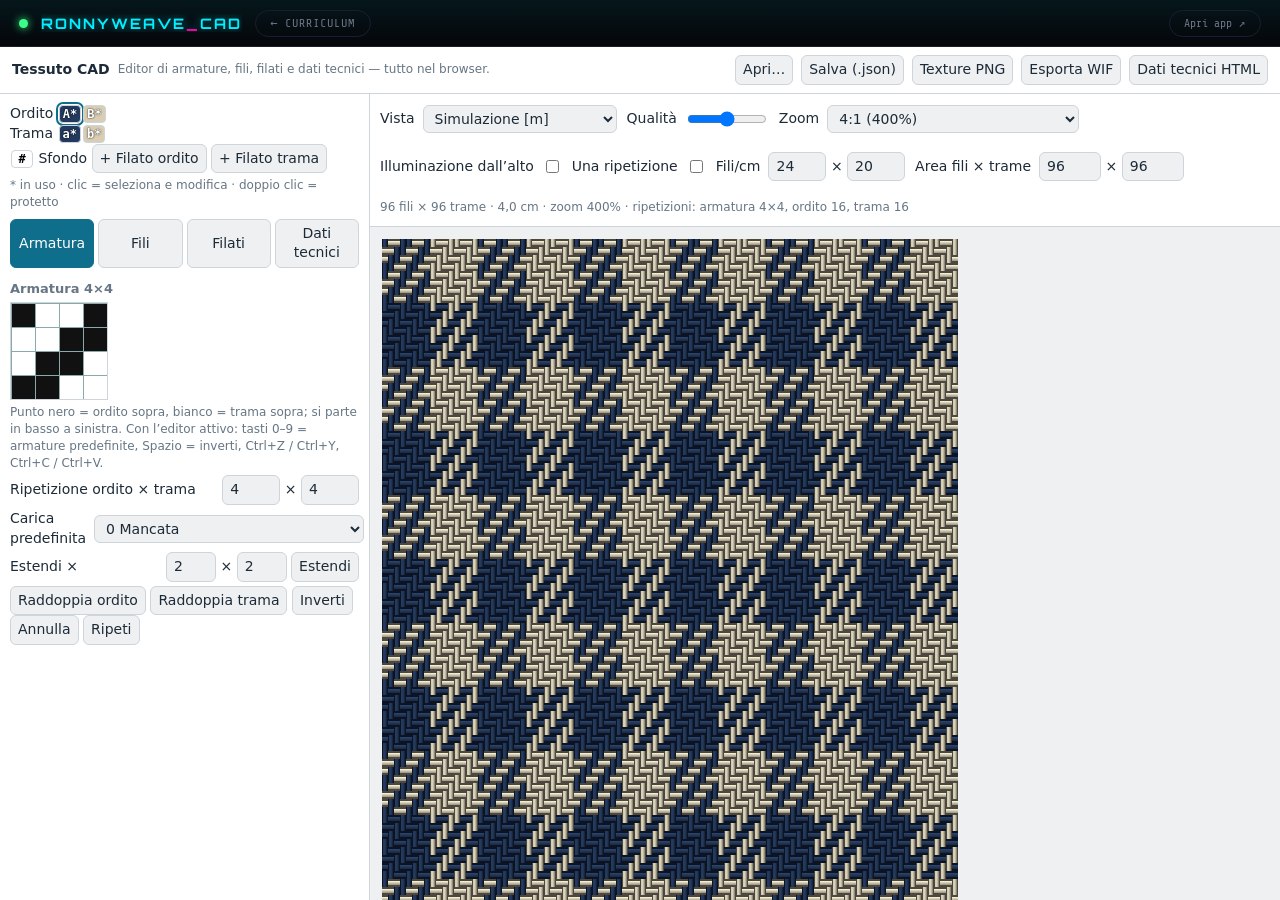
<file: ronnyweave-page.html>
<!DOCTYPE html>
<html lang="it">
<head>
<meta charset="UTF-8">
<meta name="viewport" content="width=device-width, initial-scale=1.0">
<title>RonnyWeave — CAD Tessuti | Ronaldo Riska</title>
<meta name="description" content="RonnyWeave — CAD tessuti: editor di armature, fili, filati e dati tecnici ispirato al manuale ArahWeave 10. Disegna tessuti nel browser.">
<meta name="theme-color" content="#05060a">
<link rel="preconnect" href="https://fonts.googleapis.com">
<link rel="preconnect" href="https://fonts.gstatic.com" crossorigin>
<link href="https://fonts.googleapis.com/css2?family=Orbitron:wght@700;900&family=Share+Tech+Mono&display=swap" rel="stylesheet">
<style>
:root{--bg:#05060a;--bg-1:#0a0c14;--border:#1a1f2e;--text:#e8eaf0;--text-muted:#6b7385;--neon-cyan:#00f0ff;--neon-magenta:#ff00aa;--neon-green:#39ff88;--font-mono:'Share Tech Mono',monospace;--font-display:'Orbitron',sans-serif}
*{box-sizing:border-box;margin:0;padding:0}
html{font-size:16px}
body{background:var(--bg);color:var(--text);font-family:var(--font-mono);overflow:hidden;height:100dvh}
.rw-shell{display:flex;flex-direction:column;height:100dvh}
.rw-bar{display:flex;align-items:center;gap:.8rem;padding:.6rem 1.2rem;background:linear-gradient(180deg,rgba(0,240,255,.07),transparent);border-bottom:1px solid var(--border);flex:0 0 auto}
.rw-back{font-family:var(--font-mono);font-size:.75rem;color:var(--text-muted);text-transform:uppercase;letter-spacing:1px;text-decoration:none;border:1px solid var(--border);border-radius:999px;padding:.35rem .9rem;transition:all .3s;white-space:nowrap}
.rw-back:hover{color:var(--neon-cyan);border-color:var(--neon-cyan);text-shadow:0 0 8px var(--neon-cyan)}
.rw-title{font-family:var(--font-display);font-size:.9rem;font-weight:700;color:var(--neon-cyan);letter-spacing:2px;text-shadow:0 0 10px rgba(0,240,255,.5);white-space:nowrap;overflow:hidden;text-overflow:ellipsis}
.rw-title span{color:var(--neon-magenta)}
.rw-dot{width:9px;height:9px;border-radius:50%;flex:0 0 auto}
.rw-dot.g{background:var(--neon-green);box-shadow:0 0 8px var(--neon-green)}
.rw-open{margin-left:auto;font-family:var(--font-mono);font-size:.72rem;color:var(--text-muted);text-decoration:none;border:1px solid var(--border);border-radius:999px;padding:.35rem .9rem;transition:all .3s;white-space:nowrap}
.rw-open:hover{color:var(--neon-magenta);border-color:var(--neon-magenta);text-shadow:0 0 8px var(--neon-magenta)}
.rw-frame{flex:1 1 auto;min-height:0;position:relative;background:var(--bg-1)}
.rw-frame iframe{display:block;width:100%;height:100%;border:0}
@media(max-width:640px){
  .rw-bar{gap:.5rem;padding:.5rem .8rem}
  .rw-title{font-size:.78rem}
  .rw-back,.rw-open{font-size:.68rem;padding:.3rem .7rem}
}
</style>
<link rel="stylesheet" href="mobile.css">
</head>
<body>
<div class="rw-shell">
  <div class="rw-bar">
    <span class="rw-dot g"></span>
    <span class="rw-title">RONNYWEAVE<span>_</span>CAD</span>
    <a class="rw-back" href="index.html">← Curriculum</a>
    <a class="rw-open" href="ronnyweave.html" target="_blank" rel="noopener">Apri app ↗</a>
  </div>
  <div class="rw-frame">
    <iframe src="ronnyweave.html" title="RonnyWeave — CAD tessuti: editor armature, fili, filati e dati tecnici" loading="eager"></iframe>
  </div>
</div>
<script src="mobile.js"></script>
</body>
</html>
</file>
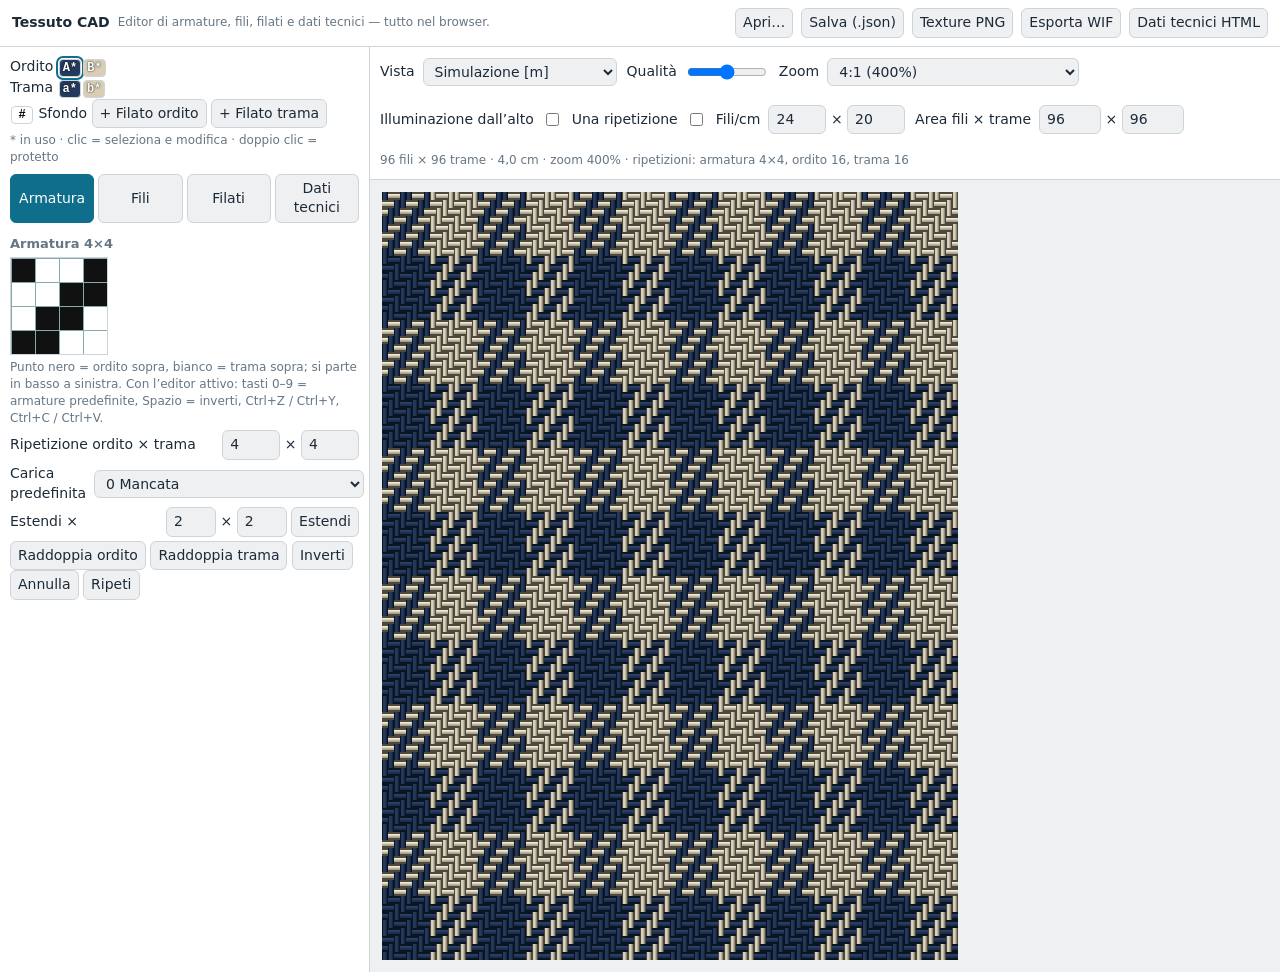
<file: ronnyweave.html>
<!doctype html>
<html lang="it">
<head>
<meta charset="utf-8"><meta name="viewport" content="width=device-width,initial-scale=1">
<title>Tessuto CAD</title>
<style>
:root{color-scheme:light dark;--bg:#eef0f2;--pn:#fff;--ink:#1d2b38;--mut:#667684;--ln:#cdd5db;--ac:#0f6e8c}
@media(prefers-color-scheme:dark){:root{--bg:#121b23;--pn:#18232d;--ink:#e2ebf2;--mut:#8ea3b3;--ln:#2a3b49;--ac:#4fb6d6}}
*{box-sizing:border-box}body{margin:0;font:14px/1.4 system-ui,sans-serif;background:var(--bg);color:var(--ink)}
header{display:flex;gap:8px;align-items:center;flex-wrap:wrap;padding:8px 12px;background:var(--pn);border-bottom:1px solid var(--ln)}
header span{color:var(--mut);font-size:12px;flex:1;min-width:200px}
button,select,input,textarea{font:inherit;color:inherit;background:var(--bg);border:1px solid var(--ln);border-radius:6px;padding:4px 7px}
button{cursor:pointer}button:hover{border-color:var(--ac)}.tabs button.on{background:var(--ac);color:var(--pn);border-color:var(--ac)}
#app{display:grid;grid-template-columns:370px 1fr;height:calc(100vh - 50px)}
aside{background:var(--pn);border-right:1px solid var(--ln);overflow:auto;padding:10px}
main{display:flex;flex-direction:column;min-width:0}
#bar{display:flex;gap:10px;flex-wrap:wrap;align-items:center;padding:6px 10px;background:var(--pn);border-bottom:1px solid var(--ln)}
#wrap{flex:1;overflow:auto;padding:12px}
#fab,#we{image-rendering:pixelated;outline:none;display:block;max-width:none}
#we{border:1px solid var(--ln);touch-action:none;cursor:crosshair}
.tabs{display:flex;gap:4px;margin:8px 0}.tabs button{flex:1;padding:4px 2px}
section{display:none}section.on{display:block}
h3{font-size:13px;margin:12px 0 4px;color:var(--mut)}
label{display:flex;justify-content:space-between;gap:8px;align-items:center;margin:4px 0}
textarea{width:100%;height:56px;font-family:monospace}
.chip{display:inline-block;min-width:22px;text-align:center;border:1px solid var(--ln);border-radius:4px;margin:1px;padding:1px 3px;cursor:pointer;font:600 12px monospace;color:#fff;text-shadow:0 0 2px #000}
.chip.sel{outline:2px solid var(--ac);outline-offset:1px}
.err{color:#c4235f;font-size:12px;min-height:16px}.sub{color:var(--mut);font-size:12px;margin:4px 0}
table{border-collapse:collapse;width:100%}td{padding:2px 4px;border-bottom:1px solid var(--ln)}td:last-child{text-align:right}
.cpr{-webkit-appearance:none;appearance:none;height:18px;padding:0;border-radius:9px;outline:none}
.cpr::-webkit-slider-thumb{-webkit-appearance:none;width:24px;height:24px;border-radius:50%;background:#fff;border:2px solid #222;box-shadow:0 0 2px #0008}
.cpr::-moz-range-thumb{width:20px;height:20px;border-radius:50%;background:#fff;border:2px solid #222}
.cph{background:linear-gradient(90deg,#f00,#ff0,#0f0,#0ff,#00f,#f0f,#f00)}
#cpv{height:30px;border-radius:6px;border:1px solid var(--ln);margin:6px 0}
tr.sel td{background:rgba(15,110,140,.18)}.dot{display:inline-block;width:14px;height:14px;border-radius:50%;border:1px solid var(--ln);vertical-align:-2px}
@media(max-width:800px){#app{grid-template-columns:1fr;height:auto}#wrap{min-height:60vh}}
</style>
<link rel="stylesheet" href="mobile.css">
</head>
<body>
<header><b>Tessuto CAD</b><span>Editor di armature, fili, filati e dati tecnici — tutto nel browser.</span>
<button id="fo">Apri…</button><button id="fs">Salva (.json)</button><button id="fp">Texture PNG</button><button id="fw">Esporta WIF</button><button id="fh">Dati tecnici HTML</button><input id="fi" type="file" accept=".json" hidden></header>
<div id="app"><aside>
<div id="yb"></div>
<div class="tabs" id="tabs"><button data-t="w" class="on">Armatura</button><button data-t="f">Fili</button><button data-t="y">Filati</button><button data-t="d">Dati tecnici</button></div>
<section id="s-w" class="on">
<h3 id="wt">Armatura</h3>
<canvas id="we" tabindex="0" aria-label="Editor armatura: clic sinistro punto nero, destro punto bianco"></canvas>
<p class="sub">Punto nero = ordito sopra, bianco = trama sopra; si parte in basso a sinistra. Con l’editor attivo: tasti 0–9 = armature predefinite, Spazio = inverti, Ctrl+Z / Ctrl+Y, Ctrl+C / Ctrl+V.</p>
<label>Ripetizione ordito × trama<span><input id="ww" type="number" min="1" max="96" style="width:58px"> × <input id="wh" type="number" min="1" max="96" style="width:58px"></span></label>
<label>Carica predefinita<select id="wd"></select></label>
<label>Estendi ×<span><input id="xw" type="number" value="2" min="1" max="16" style="width:50px"> × <input id="xh" type="number" value="2" min="1" max="16" style="width:50px"> <button id="xb">Estendi</button></span></label>
<div><button id="dw">Raddoppia ordito</button> <button id="dh">Raddoppia trama</button> <button id="iv">Inverti</button> <button id="un">Annulla</button> <button id="re">Ripeti</button></div>
</section>
<section id="s-f">
<h3>Ordito (A–Y)</h3><textarea id="wa" spellcheck="false"></textarea>
<label>Modo<select id="ma"><option value="asym">asimmetrico</option><option value="sym">simmetrico</option><option value="p1">pivot1</option><option value="p2">pivot2</option></select><span id="ia"></span></label><div class="err" id="ea"></div>
<h3>Trama (a–y)</h3><textarea id="wf" spellcheck="false"></textarea>
<label>Modo<select id="mf"><option value="asym">asimmetrico</option><option value="sym">simmetrico</option><option value="p1">pivot1</option><option value="p2">pivot2</option></select><span id="if2"></span></label><div class="err" id="ef"></div>
<div><button id="cw">Ordito → trama</button> <button id="cf">Trama → ordito</button> <button id="cx">Scambia fili</button> <button id="sw">Ordito ↔ trama (tessuto)</button></div>
<p class="sub">Sintassi: <code>2A 3B</code>, <code>3(1b 1c)</code> ripete la sequenza, <code>5[1b 1c]</code> la ripete fino a 5 fili, annidamento ammesso, <code>a</code> = <code>1a</code>. Sul tessuto: clic = sostituisci il filo selezionato, Maiusc+clic = inserisci, Maiusc+clic destro = elimina. Doppio clic su un filo della barra = protetto. Y/y = frangia.</p>
<h3>Ridimensiona</h3>
<label><select id="rt"><option value="w">ordito</option><option value="f">trama</option></select><span><input id="rn" type="number" placeholder="fili" style="width:62px"> <input id="rp" type="number" placeholder="%" style="width:62px"> <button id="rb">Applica</button></span></label>
<h3>Generatore di sequenze</h3>
<label><select id="gt"><option value="w">ordito</option><option value="f">trama</option></select><span>fili <input id="gy" value="4a b c" style="width:90px"></span></label>
<label>Lunghezza min / max<span><input id="gmn" type="number" value="2" min="1" style="width:50px"> <input id="gmx" type="number" value="8" min="1" style="width:50px"></span></label>
<label>Consenti uguali consecutive<input id="gac" type="checkbox"></label><label>Segui sequenza dei fili<input id="gfy" type="checkbox"></label>
<label>Specifica lunghezze<span><input id="gsl" type="checkbox"> <input id="gls" value="2 4 6" style="width:78px"></span></label><label>Segui sequenza delle lunghezze<input id="gfl" type="checkbox"></label>
<button id="gb">Genera</button>
</section>
<section id="s-y"><div id="ye"></div></section>
<section id="s-d"><h3>Pettine, densità e consumo</h3><div id="tf"></div><button id="ta">Usa fili/cm e larghezza dal pettine</button><div id="tt"></div></section>
</aside>
<main>
<div id="bar">
<label>Vista<select id="vw"><option value="w">Armatura [w]</option><option value="a">Intero [a]</option><option value="s">Intero ombreggiato [s]</option><option value="m">Simulazione [m]</option></select></label>
<label>Qualità<input id="q" type="range" min="1" max="9" style="width:80px"></label>
<label>Zoom<select id="zm"></select></label>
<label>Illuminazione dall’alto<input id="tp" type="checkbox"></label>
<label>Una ripetizione<input id="on" type="checkbox"></label>
<label>Fili/cm<span><input id="ed" type="number" min="1" max="500" style="width:58px"> × <input id="pk" type="number" min="1" max="500" style="width:58px"></span></label>
<label>Area fili × trame<span><input id="nn" type="number" min="4" max="2000" style="width:62px"> × <input id="mm" type="number" min="4" max="2000" style="width:62px"></span></label>
<span id="in" class="sub"></span><span id="st" class="sub" role="status"></span>
</div>
<div id="wrap"><canvas id="fab" tabindex="0" aria-label="Simulazione del tessuto"></canvas></div>
</main></div>
<script>
'use strict';
const $=s=>document.querySelector(s),gcd=(a,b)=>b?gcd(b,a%b):a,lcm=(a,b)=>a/gcd(a,b)*b,cl=(v,a,b)=>Math.max(a,Math.min(b,v)),f1=v=>(+v).toFixed(1).replace('.',','),say=t=>$('#st').textContent=t;
const PAL=['#23395d','#d9cdb4','#a63d2f','#2f6b4f','#c9a227','#5b5b5b','#7a4e8a','#f4f1ea'];
const SWATCH=[...PAL,'#000000','#ffffff','#8c2f39','#e07a5f','#f2cc8f','#81b29a','#3d405b','#1d4e89','#6b9080','#a4c3b2','#cce3de','#b08968','#7f5539','#ddb892','#ede0d4','#9d8189'];
const ST={M:[[1,1,0,0],[0,1,1,0],[0,0,1,1],[1,0,0,1]],wa:'8A 8B',wf:'8a 8b',ma:'asym',mf:'asym',Y:{},yl:{w:['A','B'],f:['a','b']},bg:'#ffffff',ends:24,picks:20,n:96,m:96,view:'m',q:5,zoom:400,top:0,one:0,sel:'A',prot:{},
 T:{reed:12,rw:4,epd:2,loom:20,wsh:2,fsh:3,tu:6,loss:2,len:100}};
const LV={wa:ST.wa,wf:ST.wf};let CB=null,G={};
// ---- Colori: CIE L*a*b* ----
const lab=hex=>{const[r,g,b]=[1,3,5].map(i=>parseInt(hex.substr(i,2),16)/255).map(v=>v<=.04045?v/12.92:((v+.055)/1.055)**2.4),
 X=(.4124*r+.3576*g+.1805*b)/.95047,Y=.2126*r+.7152*g+.0722*b,Z=(.0193*r+.1192*g+.9505*b)/1.08883,f=t=>t>.008856?Math.cbrt(t):7.787*t+16/116;
 return[116*f(Y)-16,500*(f(X)-f(Y)),200*(f(Y)-f(Z))]};
const sh=(hex,k)=>{const n=parseInt(hex.slice(1),16);return'rgb('+[n>>16,n>>8&255,n&255].map(v=>cl(Math.round(v*k),0,255)).join()+')'};
// ---- Filati: titolo in tex, diametro = √tex / fattore dimensionale ----
const UN={Tex:v=>v,dTex:v=>v/10,Nm:v=>1000/v,NeC:v=>590.54/v,NeW:v=>885.8/v,NeL:v=>1653.5/v,Td:v=>v/9,Run:v=>310/v,YPP:v=>496060/v};
const yd=l=>Object.assign({c:PAL[(l.toUpperCase().charCodeAt(0)-65)%8],cnt:20,u:'Tex',df:18,lu:10,va:0,tw:'0',tpm:0,tc:0,tr:0,pr:0,nm:'',cd:''},ST.Y[l]);
const tex=y=>UN[y.u](y.cnt)*(1+y.tc/100),dia=y=>Math.sqrt(UN[y.u](y.cnt))/y.df*(1+y.tc/100);
// ---- Sequenze di fili ----
function parse(t){let i=0,er=null;const fail=m=>{er=er||{p:i,m}};
 const sq=close=>{let o='';while(i<t.length){const c=t[i];
  if(c===')'||c===']'){if(c===close)return o;fail('parentesi non bilanciata');i++;continue}
  if(/\s/.test(c)){i++;continue}
  let n=null;if(/\d/.test(c)){n=0;while(/\d/.test(t[i]||''))n=n*10+ +t[i++]}
  const d=t[i];
  if(d==='('||d==='['){const e=d==='('?')':']';i++;const s=sq(e);if(t[i]!==e){fail('parentesi non chiusa');return o}i++;n=n===null?1:n;
   o+=d==='('?s.repeat(Math.min(n,999)):(s?s.repeat(Math.ceil(n/s.length)).slice(0,n):'')}
  else if(/[A-Ya-y]/.test(d||'')){i++;o+=d.repeat(Math.min(n===null?1:n,999))}
  else{fail(d?`carattere non valido «${d}»`:'numero senza filo');i++}
  if(o.length>2e4)o=o.slice(0,2e4)}
  if(close)fail('parentesi non chiusa');return o};
 return{s:sq(null),er}}
const runs=s=>{const r=[];for(const c of s){const l=r[r.length-1];l&&l[0]===c?l[1]++:r.push([c,1])}return r},un=r=>r.map(([c,n])=>c.repeat(n)).join(''),rle=s=>runs(s).map(([c,n])=>n+c).join(' ');
// simmetrico: sequenza + specchio; pivot1 non ripete prima e ultima voce; pivot2 non ripete le prime e ultime due
const mode=(s,m)=>{if(m==='asym'||!s)return s;const r=runs(s);if(m==='sym')return s+[...s].reverse().join('');const k=m==='p1'?1:2;return r.length<=2*k?s:s+un(r.slice(k,r.length-k).reverse())};
const SA=()=>mode(parse(LV.wa).s,ST.ma).toUpperCase()||'A',SB=()=>mode(parse(LV.wf).s,ST.mf).toLowerCase()||'a';
// ---- Armature predefinite: Figura 63 (righe dal basso; colonne dei punti neri) ----
const DEF=[['0 Mancata',[[],[]]],['1 Taglio',[[0,1],[0,1]]],['2 Tela',[[0],[1]]],['3 Saia',[[0],[1],[2]]],['4 Saia spezzata',[[0],[1],[3],[2]]],['5 Raso 5',[[0],[2],[4],[1],[3]]],['6 Raso 6',[[0],[3],[1],[5],[2],[4]]],['7 Raso 7',[[0],[2],[4],[6],[1],[3],[5]]],['8 Raso 8',[[0],[3],[6],[1],[4],[7],[2],[5]]],['9 Raso 9',[[0],[2],[4],[6],[8],[1],[3],[5],[7]]]];
const wv=r=>{const n=r.length;return r.map(c=>Array.from({length:n},(_,i)=>c.includes(i)?1:0))};
const satin=n=>{let s=2;while(gcd(n,s)!==1)s++;return wv(Array.from({length:n},(_,j)=>[j*s%n]))};   // passo = più piccolo coprimo: coincide con Raso 5, 7, 8, 9
const EXTRA=[10,11,12,15,16,30,32,40,48,50];
// Batavia = saia 2/2 (due sopra, due sotto; fonti: SILKNOW da Galcerán Escobet e Castany; Fairchild). Doppia Batavia = ipotesi: stessa diagonale raddoppiata, saia 4/4 su 8 fili.
const BAT=[['Batavia (saia 2/2)',wv([[0,1],[1,2],[2,3],[3,0]])],['Doppia Batavia (saia 4/4, ipotesi)',wv(Array.from({length:8},(_,j)=>[0,1,2,3].map(k=>(j+k)%8)))]];
// ---- Cronologia armatura ----
let H=[],HI=-1;const snap=()=>{H=H.slice(0,HI+1);H.push(JSON.stringify(ST.M));if(H.length>60)H.shift();HI=H.length-1};
const setM=(M,ns)=>{ST.M=M;if(!ns)snap();wdraw();draw()};
const undo=()=>{if(HI>0){HI--;setM(JSON.parse(H[HI]),1)}},redo=()=>{if(HI<H.length-1){HI++;setM(JSON.parse(H[HI]),1)}};
const tile=(w,h)=>{const o=ST.M;return Array.from({length:h},(_,j)=>Array.from({length:w},(_,i)=>o[j%o.length][i%o[0].length]))};
function wdraw(){const c=$('#we'),M=ST.M,h=M.length,w=M[0].length,s=cl(Math.floor(320/Math.max(w,h)),5,24);c.width=w*s;c.height=h*s;const x=c.getContext('2d');
 x.fillStyle='#fff';x.fillRect(0,0,c.width,c.height);x.fillStyle='#111';for(let j=0;j<h;j++)for(let i=0;i<w;i++)if(M[j][i])x.fillRect(i*s,(h-1-j)*s,s,s);
 x.strokeStyle='#8aa';x.lineWidth=1;x.beginPath();for(let i=0;i<=w;i++){x.moveTo(i*s+.5,0);x.lineTo(i*s+.5,h*s)}for(let j=0;j<=h;j++){x.moveTo(0,j*s+.5);x.lineTo(w*s,j*s+.5)}x.stroke();
 $('#wt').textContent=`Armatura ${w}×${h}`;$('#ww').value=w;$('#wh').value=h}
// ---- Simulazione: filo = chiaro a un bordo e scuro all'opposto; dall'alto = chiaro al centro ----
function spr(y,vert,cw,ch,f,sc,top){const W=cw*sc,H=ch*sc,c=document.createElement('canvas');c.width=W;c.height=H;const x=c.getContext('2d'),lt=1+y.lu*.022,dk=1-y.lu*.03;
 x.fillStyle=sh(y.c,.35);x.fillRect(0,0,W,H);
 const L=vert?W:H,t=L*f,o=(L-t)/2,g=vert?x.createLinearGradient(o,0,o+t,0):x.createLinearGradient(0,o,0,o+t);
 if(top){g.addColorStop(0,sh(y.c,dk));g.addColorStop(.5,sh(y.c,lt));g.addColorStop(1,sh(y.c,dk))}else{g.addColorStop(0,sh(y.c,lt));g.addColorStop(1,sh(y.c,dk))}
 x.fillStyle=g;if(vert)x.fillRect(o,0,t,H);else x.fillRect(0,o,W,t);
 if((y.tw==='S'||y.tw==='Z')&&y.tpm>0){x.strokeStyle='rgba(255,255,255,.2)';x.lineWidth=Math.max(1,sc*.7);const d=y.tw==='S'?1:-1;x.beginPath();
  for(let k=0;k<2;k++){if(vert){x.moveTo(o,H*k/2);x.lineTo(o+t,H*k/2+d*t*.8)}else{x.moveTo(W*k/2,o);x.lineTo(W*k/2+d*t*.8,o+t)}}x.stroke()}
 return c}
function draw(){
 const T=ST,A=SA(),B=SB(),M=T.M,h=M.length,w=M[0].length;let N=T.n,R=T.m;if(T.one){N=Math.min(400,lcm(w,A.length));R=Math.min(400,lcm(h,B.length))}
 const px=37.8*T.zoom/100,cw=Math.max(1,Math.round(px/T.ends)),ch=Math.max(1,Math.round(px/T.picks));while(N*cw*R*ch>6e6&&R>4)R=Math.floor(R*.8);
 const cv=$('#fab'),x=cv.getContext('2d');cv.width=N*cw;cv.height=R*ch;x.fillStyle=T.bg;x.fillRect(0,0,cv.width,cv.height);
 const sc=1+Math.floor((T.q-1)/3),C=new Map(),V=T.view;
 const get=(l,v,i)=>{const y=yd(l),sp=10/(v?T.ends:T.picks),jit=(Math.sin(i*12.9898+(v?1:7.3))*43758.5453)%1;
  let f=V==='s'?1:cl(dia(y)/sp,.25,1);f=Math.round(cl(f*(1+y.va/100*jit),.2,1)*20)/20;const k=l+v+f;let s=C.get(k);if(!s){s=spr(y,v,cw,ch,f,sc,T.top);C.set(k,s)}return[s,y.tr]};
 for(let j=0;j<R;j++)for(let i=0;i<N;i++){const bl=B[j%B.length],up=bl==='y'||M[j%h][i%w],l=up?A[i%A.length]:bl,X=i*cw,Y=(R-1-j)*ch;
  if(V==='w'){x.fillStyle=up?'#111':'#fff';x.fillRect(X,Y,cw,ch)}
  else if(V==='a'){x.fillStyle=yd(l).c;x.fillRect(X,Y,cw,ch)}
  else{const[s,tr]=get(l,!!up,up?i:j);x.globalAlpha=1-tr/10;x.drawImage(s,X,Y,cw,ch);x.globalAlpha=1}}
 G={cw,ch,N,R,A,B,h,w};
 $('#in').textContent=`${N} fili × ${R} trame · ${f1(N/T.ends)} cm · zoom ${T.zoom}% · ripetizioni: armatura ${w}×${h}, ordito ${A.length}, trama ${B.length}`}
// ---- Interfaccia ----
const LET=l=>l===l.toUpperCase()?'w':'f';
function ensureYarns(){if(!ST.yl)ST.yl={w:[],f:[]};for(const l of new Set([...SA(),...SB()])){const k=LET(l);if(!ST.yl[k].includes(l))ST.yl[k].push(l)}ST.yl.w.sort();ST.yl.f.sort()}
// selettore colore proprio (cursori HSL + esadecimale + palette): funziona anche dove <input type="color"> non si apre
const hex2hsl=h=>{const[r,g,b]=[1,3,5].map(i=>parseInt(h.substr(i,2),16)/255),mx=Math.max(r,g,b),mn=Math.min(r,g,b),l=(mx+mn)/2,d=mx-mn,s=d?d/(1-Math.abs(2*l-1)):0,hh=!d?0:mx===r?((g-b)/d+6)%6:mx===g?(b-r)/d+2:(r-g)/d+4;return[Math.round(hh*60)%360,Math.round(s*100),Math.round(l*100)]};
const hsl2hex=(h,s,l)=>{s/=100;l/=100;const k=n=>(n+h/30)%12,a=s*Math.min(l,1-l),f=n=>l-a*Math.max(-1,Math.min(k(n)-3,9-k(n),1));return'#'+[f(0),f(8),f(4)].map(v=>Math.round(v*255).toString(16).padStart(2,'0')).join('')};
const CP={h:0,s:0,l:0},cur=()=>ST.sel==='#'?ST.bg:yd(ST.sel).c;
function setColor(col){if(ST.sel==='#')ST.bg=col;else ST.Y[ST.sel]={...ST.Y[ST.sel],c:col};bar();ytb();tech();draw()}
function bar(){const u=new Set([...SA(),...SB()]),mk=l=>`<span class="chip${ST.sel===l?' sel':''}" data-l="${l}" style="background:${yd(l).c};${ST.prot[l]?'text-decoration:line-through;':''}">${l}${u.has(l)?'*':''}</span>`;
 $('#yb').innerHTML=`<div>Ordito ${ST.yl.w.map(mk).join('')}</div><div>Trama ${ST.yl.f.map(mk).join('')}</div><div><span class="chip${ST.sel==='#'?' sel':''}" data-l="#" style="background:${ST.bg};color:#000;text-shadow:none">#</span> Sfondo <button data-add="w">+ Filato ordito</button> <button data-add="f">+ Filato trama</button></div><div class="sub">* in uso · clic = seleziona e modifica · doppio clic = protetto</div>`;ytb()}
const ytable=()=>'<table><tr><td></td><td>Filato</td><td>Titolo</td><td>Ø mm</td><td>Copertura</td></tr>'+[...ST.yl.w,...ST.yl.f].map(l=>{const y=yd(l),sp=10/(LET(l)==='w'?ST.ends:ST.picks);return`<tr class="${ST.sel===l?'sel':''}" data-l="${l}" style="cursor:pointer"><td><span class="dot" style="background:${y.c}"></span></td><td>${l} ${LET(l)==='w'?'ord.':'tr.'}</td><td>${y.cnt} ${y.u}</td><td>${dia(y).toFixed(3)}</td><td>${Math.round(dia(y)/sp*100)}%</td></tr>`}).join('')+'</table>';
const ytb=()=>{const e=$('#ytb');if(e)e.innerHTML=ytable()};
const cpick=()=>`<div id="cpv"></div><label>Tonalità<input class="cpr cph" type="range" data-cp="h" min="0" max="360" style="width:60%"></label><label>Saturazione<input class="cpr" type="range" data-cp="s" min="0" max="100" style="width:60%"></label><label>Luminosità<input class="cpr" type="range" data-cp="l" min="0" max="100" style="width:60%"></label>
<label>Esadecimale<input data-cp="x" maxlength="7" spellcheck="false" style="width:86px"></label><p class="sub">CIE L*a*b*: <span id="lb"></span> <button id="nr">Più vicino in palette (ΔE76)</button></p><div>${SWATCH.map(c=>`<span class="chip" data-c="${c}" style="background:${c}">&nbsp;</span>`).join('')}</div>`;
function cpSync(skip){const col=cur(),{h,s,l}=CP,q=k=>document.querySelector(`[data-cp="${k}"]`),put=(k,v)=>{if(k!==skip)q(k).value=v};
 $('#cpv').style.background=col;put('h',h);put('s',s);put('l',l);put('x',col);
 q('s').style.background=`linear-gradient(90deg,hsl(${h},0%,${l}%),hsl(${h},100%,${l}%))`;q('l').style.background=`linear-gradient(90deg,#000,hsl(${h},${s}%,50%),#fff)`;$('#lb').textContent=lab(col).map(f1).join(' · ')}
function yedit(){const l=ST.sel,bgc=l==='#',y=bgc?null:yd(l),N=(k,lb,mn,mx,st)=>`<label>${lb}<input type="number" data-k="${k}" min="${mn}" max="${mx}" step="${st}" value="${y[k]}" style="width:80px"></label>`;
 $('#ye').innerHTML=`<div id="ytb">${ytable()}</div><div><button data-add="w">+ Aggiungi filato di ordito</button> <button data-add="f">+ Aggiungi filato di trama</button></div><h3>${bgc?'Sfondo (#)':`Filato ${l} · ${LET(l)==='w'?'ordito':'trama'}`}</h3>${cpick()}`+(bgc?'':`
<label>Titolo<span><input type="number" data-k="cnt" min="0.1" step="any" value="${y.cnt}" style="width:70px"> <select data-k="u">${Object.keys(UN).map(u=>`<option${u===y.u?' selected':''}>${u}</option>`).join('')}</select></span></label>
${N('df','Fattore dimensionale (18)',8,40,.1)}<label>Diametro simulato (dal titolo)<b id="dm"></b></label>${N('lu','Lucentezza 0–30 (10)',0,30,1)}${N('va','Variazione % 0–50',0,50,1)}
<label>Torsione<select data-k="tw">${['0','S','Z'].map(t=>`<option${t===y.tw?' selected':''}>${t}</option>`).join('')}</select></label>${N('tpm','Torsioni per metro',0,5000,10)}${N('tc','Contrazione da torsione %',0,30,.5)}${N('tr','Trasparenza 0–9',0,9,1)}${N('pr','Prezzo (per kg)',0,1e6,.01)}
<label>Codice<input data-k="cd" value="${y.cd}" style="width:90px"></label><label>Nome<input data-k="nm" value="${y.nm}" style="width:120px"></label><button data-del="1">Rimuovi questo filato</button>`);
 [CP.h,CP.s,CP.l]=hex2hsl(cur());cpSync();if(!bgc)$('#dm').textContent=dia(y).toFixed(3)+' mm'}
function addYarn(isW){const k=isW?'w':'f',free=[...'ABCDEFGHIJKLMNOPQRSTUVWXY'].map(c=>isW?c:c.toLowerCase()).find(c=>!ST.yl[k].includes(c));
 if(!free){say('Massimo 25 filati per ordito o trama (A–Y)');return}
 const used=new Set([...ST.yl.w,...ST.yl.f].map(l=>yd(l).c)),col=SWATCH.find(c=>!used.has(c))||hsl2hex((ST.yl[k].length*47)%360,60,45);
 ST.yl[k].push(free);ST.yl[k].sort();ST.Y[free]={c:col};ST.sel=free;bar();yedit();say(`Filato ${free} aggiunto: imposta titolo e colore, poi usalo nelle sequenze o disegnalo sul tessuto`)}
function delYarn(){const l=ST.sel;if(l==='#')return;const k=LET(l);if(ST.yl[k].length<2){say('Serve almeno un filato');return}
 if([...SA(),...SB()].includes(l)){say(`Il filato ${l} è usato nelle sequenze: sostituiscilo prima`);return}
 ST.yl[k]=ST.yl[k].filter(x=>x!==l);delete ST.Y[l];ST.sel=ST.yl[k][0];bar();yedit();draw();tech()}
const TF=[['reed','Numero pettine (denti/cm)',1,1000,.01],['rw','Larghezza pettine (cm)',5,10000,.01],['epd','Fili per dente',1,125,1],['loom','Densità trama sul telaio (fili/cm)',1,50000,.1],['wsh','Restringimento in tessitura %',0,50,.1],['fsh','Restringimento in finissaggio %',0,50,.1],['tu','Take-up %',0,50,.1],['loss','Perdita %',0,50,.1],['len','Lunghezza tessuto finito (m)',.1,100000,.1]];
function tech(){const T=ST.T,A=SA(),B=SB(),dents=Math.round(T.reed*T.rw),thr=dents*T.epd,TU=1+T.tu/100,LS=1-T.loss/100,L=T.len,raw=L*100/(100-T.fsh),warp=raw*100/(100-T.tu),rawW=T.loom*(100+T.wsh)/100,finW=rawW*(100+T.fsh)/100;
 const cnt={},fr={};for(let i=0;i<Math.min(thr,65520);i++){const l=A[i%A.length];cnt[l]=(cnt[l]||0)+1}for(const l of B)fr[l]=(fr[l]||0)+1/B.length;
 let rows='',kw=0,kf=0,cost=0;for(const l of new Set([...Object.keys(cnt),...Object.keys(fr)])){const y=yd(l),nm=1000/tex(y),a=(cnt[l]||0)*L*TU/(nm*1000*LS),b=T.rw*T.loom*L*(fr[l]||0)/(nm*1000*LS);kw+=a;kf+=b;cost+=(a+b)*y.pr;
  rows+=`<tr><td>${l}</td><td>${cnt[l]||0} fili · ${f1((fr[l]||0)*100)}% trama</td><td>${a.toFixed(3)} + ${b.toFixed(3)} kg</td></tr>`}
 const gm=(kw+kf)*1000*LS/L;
 $('#tt').innerHTML=`<table><tr><td>Denti nel pettine</td><td>${dents}</td></tr><tr><td>Fili totali (denti × fili/dente)</td><td>${thr}</td></tr><tr><td>Fili/cm dal pettine</td><td>${f1(T.reed*T.epd)}</td></tr>
<tr><td>Lunghezza greggio / ordito (m)</td><td>${f1(raw)} / ${f1(warp)}</td></tr><tr><td>Densità trama greggio / finito (fili/cm)</td><td>${f1(rawW)} / ${f1(finW)}</td></tr>
<tr><td>Consumo ordito / trama (kg)</td><td>${kw.toFixed(3)} / ${kf.toFixed(3)}</td></tr><tr><td>Peso (g/m)</td><td>${f1(gm)}</td></tr><tr><td>Peso (g/m²) su larghezza pettine</td><td>${f1(gm/(T.rw/100))}</td></tr><tr><td>Costo filati</td><td>${cost.toFixed(2)}</td></tr></table>
<h3>Consumo per filato</h3><table>${rows}</table><p class="sub">ordito = fili × L × take-up ÷ (Nm × 1000 × perdita); trama = larghezza pettine × densità × L ÷ (Nm × 1000 × perdita); peso g/m = (ordito + trama) × 1000 × perdita ÷ L. Il numero di denti è arrotondato a un intero.</p>`}
function pchk(){for(const[k,e,i]of[['wa','#ea','#ia'],['wf','#ef','#if2']]){const r=parse(ST[k]);$(e).textContent=r.er?`Errore al carattere ${r.er.p+1}: ${r.er.m} (sequenza non applicata)`:'';if(!r.er)LV[k]=ST[k];$(i).textContent='ripetizione: '+(k==='wa'?SA():SB()).length}ensureYarns()}
function ui(){$('#wa').value=ST.wa;$('#wf').value=ST.wf;$('#ma').value=ST.ma;$('#mf').value=ST.mf;LV.wa=ST.wa;LV.wf=ST.wf;if(!ST.yl)ST.yl={w:[],f:[]};pchk();if(ST.sel!=='#'&&![...ST.yl.w,...ST.yl.f].includes(ST.sel))ST.sel=ST.yl.w[0]||'A';bar();yedit();tech();wdraw();
 $('#vw').value=ST.view;$('#q').value=ST.q;$('#zm').value=ST.zoom;$('#tp').checked=!!ST.top;$('#on').checked=!!ST.one;$('#ed').value=ST.ends;$('#pk').value=ST.picks;$('#nn').value=ST.n;$('#mm').value=ST.m;
 for(const[k]of TF)document.querySelector(`[data-tk="${k}"]`).value=ST.T[k];draw()}
function setPat(isW,s){if(isW){ST.wa=rle(s.toUpperCase());ST.ma='asym'}else{ST.wf=rle(s.toLowerCase());ST.mf='asym'}$('#wa').value=ST.wa;$('#wf').value=ST.wf;$('#ma').value=ST.ma;$('#mf').value=ST.mf;pchk();bar();tech();draw()}
// scambio ordito/trama: fili, filati, densità e armatura ruotata di 90° (trasposizione con inversione: reversibile)
function swapAll(){const t=ST,up=s=>s.replace(/[a-y]/g,c=>c.toUpperCase()),lo=s=>s.replace(/[A-Y]/g,c=>c.toLowerCase()),sw=l=>/[A-Z]/.test(l)?l.toLowerCase():l.toUpperCase();
 [t.wa,t.wf]=[up(t.wf),lo(t.wa)];[t.ma,t.mf]=[t.mf,t.ma];const Y={},P={};for(const l in t.Y)Y[sw(l)]=t.Y[l];for(const l in t.prot)P[sw(l)]=t.prot[l];t.Y=Y;t.prot=P;t.sel=sw(t.sel);t.yl={w:t.yl.f.map(sw).sort(),f:t.yl.w.map(sw).sort()};
 [t.ends,t.picks]=[t.picks,t.ends];[t.n,t.m]=[t.m,t.n];const h=t.M.length,w=t.M[0].length;t.M=Array.from({length:w},(_,j)=>Array.from({length:h},(_,i)=>1-t.M[i][j]));snap();ui()}
function gen(){const wf=$('#gt').value==='w',R=Math.max(1,(wf?SA():SB()).length),ys=wf?parse($('#gy').value).s.toUpperCase():parse($('#gy').value).s.toLowerCase();if(!ys){say('Inserisci i fili da usare');return}
 const order=[...new Set(ys)],mn=Math.max(1,+$('#gmn').value||1),mx=Math.max(mn,+$('#gmx').value||mn),sp=$('#gsl').checked?$('#gls').value.split(/[\s,]+/).map(Number).filter(n=>n>0):[],fl=$('#gfl').checked,fy=$('#gfy').checked,ac=$('#gac').checked;
 let o='',k=0,q=0,last='';while(o.length<R){let c;if(fy)c=order[k++%order.length];else{let g=0;do{c=ys[Math.floor(Math.random()*ys.length)]}while(!ac&&c===last&&order.length>1&&++g<50)}
  const n=sp.length?(fl?sp[q++%sp.length]:sp[Math.floor(Math.random()*sp.length)]):mn+Math.floor(Math.random()*(mx-mn+1));o+=c.repeat(n);last=c}
 setPat(wf,o.slice(0,R))}
function rsz(){const wf=$('#rt').value==='w',s=wf?SA():SB();let n=+$('#rn').value;const p=+$('#rp').value;if(p)n=Math.round(s.length*p/100);n=cl(n||s.length,1,5000);
 setPat(wf,Array.from({length:n},(_,k)=>s[Math.floor(k*s.length/n)]).join(''))}
// ---- File: JSON, texture PNG, WIF, dati tecnici HTML ----
const dl=(name,data,type)=>{const a=document.createElement('a');a.href=URL.createObjectURL(new Blob([data],{type}));a.download=name;a.click();setTimeout(()=>URL.revokeObjectURL(a.href),1e3)};
function wif(){const h=ST.M.length,w=ST.M[0].length,A=SA(),B=SB(),NW=Math.min(lcm(w,A.length),9999),NH=Math.min(lcm(h,B.length),9999),cols=[...new Set([...A,...B])],ci=l=>cols.indexOf(l)+1,rgb=l=>[1,3,5].map(i=>parseInt(yd(l).c.substr(i,2),16)).join(',');
 let o=`[WIF]\nVersion=1.1\nDate=${new Date().toDateString()}\nDevelopers=wif@mhsoft.com\nSource Program=RonnyWeave\n[CONTENTS]\nCOLOR PALETTE=true\nWEAVING=true\nWARP=true\nWEFT=true\nCOLOR TABLE=true\nTHREADING=true\nLIFTPLAN=true\nWARP COLORS=true\nWEFT COLORS=true\n[COLOR PALETTE]\nEntries=${cols.length}\nRange=0,255\n[COLOR TABLE]\n${cols.map((l,i)=>`${i+1}=${rgb(l)}`).join('\n')}\n[WEAVING]\nShafts=${w}\nTreadles=0\nRising Shed=true\n[WARP]\nThreads=${NW}\nColor=1\nUnits=Centimeters\nSpacing=${(1/ST.ends).toFixed(4)}\nThickness=${(dia(yd(A[0]))/10).toFixed(4)}\n[WEFT]\nThreads=${NH}\nColor=1\nUnits=Centimeters\nSpacing=${(1/ST.picks).toFixed(4)}\nThickness=${(dia(yd(B[0]))/10).toFixed(4)}\n[THREADING]\n`;
 for(let i=0;i<NW;i++)o+=`${i+1}=${i%w+1}\n`;o+='[LIFTPLAN]\n';for(let j=0;j<NH;j++){const s=[];for(let i=0;i<w;i++)if(ST.M[j%h][i])s.push(i+1);o+=`${j+1}=${s.join(',')}\n`}
 o+='[WARP COLORS]\n';for(let i=0;i<NW;i++)o+=`${i+1}=${ci(A[i%A.length])}\n`;o+='[WEFT COLORS]\n';for(let j=0;j<NH;j++)o+=`${j+1}=${ci(B[j%B.length])}\n`;return o}
// ---- Zoom: 39 livelli da 1:20 a 20:1 ----
const ZL=[...Array(19)].map((_,k)=>100/(20-k)).concat([100],[...Array(19)].map((_,k)=>(k+2)*100));
const zset=z=>{ST.zoom=z;$('#zm').value=z;draw()},zstep=d=>{const i=ZL.reduce((b,v,k)=>Math.abs(v-ST.zoom)<Math.abs(ZL[b]-ST.zoom)?k:b,0);zset(ZL[cl(i+d,0,ZL.length-1)])};
function init(){
 $('#zm').innerHTML=ZL.map(z=>`<option value="${z}">${z<100?'1:'+Math.round(100/z):Math.round(z/100)+':1'} (${z}%)</option>`).join('');
 $('#wd').innerHTML=DEF.map((d,i)=>`<option value="${i}">${d[0]}</option>`).join('')+EXTRA.map(n=>`<option value="s${n}">Raso ${n}</option>`).join('')+BAT.map((b,i)=>`<option value="b${i}">${b[0]}</option>`).join('');
 $('#tf').innerHTML=TF.map(([k,lb,mn,mx,st])=>`<label>${lb}<input type="number" data-tk="${k}" min="${mn}" max="${mx}" step="${st}" style="width:90px"></label>`).join('');
 snap();ui()}
// ---- Eventi ----
const tab=n=>{document.querySelectorAll('#tabs button').forEach(x=>x.classList.toggle('on',x.dataset.t===n));document.querySelectorAll('section').forEach(x=>x.classList.toggle('on',x.id==='s-'+n))};
$('#tabs').onclick=e=>{const b=e.target.closest('[data-t]');if(b)tab(b.dataset.t)};
(()=>{const c=$('#we');let dn=0,v=1;const at=e=>{const r=c.getBoundingClientRect(),M=ST.M;return[Math.floor((e.clientX-r.left)/r.width*M[0].length),M.length-1-Math.floor((e.clientY-r.top)/r.height*M.length)]};
 const put=e=>{const[i,j]=at(e),M=ST.M;if(M[j]&&M[j][i]!==undefined&&M[j][i]!==v){M[j][i]=v;wdraw();draw()}};
 c.oncontextmenu=e=>e.preventDefault();
 c.onpointerdown=e=>{dn=1;c.setPointerCapture(e.pointerId);c.focus();const[i,j]=at(e),M=ST.M;v=e.pointerType==='touch'?1-(M[j]?M[j][i]:0):(e.button===2?0:1);put(e)};
 c.onpointermove=e=>{if(dn)put(e)};c.onpointerup=()=>{if(dn){dn=0;snap()}};
 c.onkeydown=e=>{const k=e.key;if(/^\d$/.test(k)){e.preventDefault();setM(wv(DEF[+k][1]))}else if(k===' '){e.preventDefault();setM(ST.M.map(r=>r.map(b=>1-b)))}
  else if(e.ctrlKey&&k==='z'){e.preventDefault();undo()}else if(e.ctrlKey&&k==='y'){e.preventDefault();redo()}else if(e.ctrlKey&&k==='c')CB=JSON.stringify(ST.M);else if(e.ctrlKey&&k==='v'&&CB){e.preventDefault();setM(JSON.parse(CB))}}})();
$('#ww').oninput=$('#wh').oninput=()=>setM(tile(cl(+$('#ww').value||1,1,96),cl(+$('#wh').value||1,1,96)));
$('#wd').onchange=e=>{const v=e.target.value;setM(v[0]==='s'?satin(+v.slice(1)):v[0]==='b'?BAT[+v.slice(1)][1].map(r=>r.slice()):wv(DEF[+v][1]))};
$('#xb').onclick=()=>setM(tile(cl(ST.M[0].length*(+$('#xw').value||1),1,96),cl(ST.M.length*(+$('#xh').value||1),1,96)));
$('#dw').onclick=()=>setM(tile(cl(ST.M[0].length*2,1,96),ST.M.length));$('#dh').onclick=()=>setM(tile(ST.M[0].length,cl(ST.M.length*2,1,96)));
$('#iv').onclick=()=>setM(ST.M.map(r=>r.map(b=>1-b)));$('#un').onclick=undo;$('#re').onclick=redo;
for(const k of['wa','wf'])$('#'+k).oninput=e=>{ST[k]=e.target.value;pchk();bar();draw();tech()};
$('#ma').onchange=e=>{ST.ma=e.target.value;pchk();bar();draw()};$('#mf').onchange=e=>{ST.mf=e.target.value;pchk();bar();draw()};
$('#cw').onclick=()=>setPat(false,SA().toLowerCase());$('#cf').onclick=()=>setPat(true,SB().toUpperCase());$('#cx').onclick=()=>{const a=SA(),b=SB();setPat(true,b.toUpperCase());setPat(false,a.toLowerCase())};
$('#sw').onclick=swapAll;$('#gb').onclick=gen;$('#rb').onclick=rsz;
$('#yb').addEventListener('click',e=>{const t=e.target,a=t.dataset.add;if(a){addYarn(a==='w');tab('y');return}const l=t.dataset.l;
 if(l&&ST.sel!==l){ST.sel=l;bar();yedit();if(!['f','y'].includes(document.querySelector('#tabs .on').dataset.t))tab('y')}});
$('#yb').addEventListener('dblclick',e=>{const l=e.target.dataset.l;if(l&&l!=='#'){ST.prot[l]=!ST.prot[l];bar()}});
$('#ye').addEventListener('input',e=>{const t=e.target,cp=t.dataset.cp,k=t.dataset.k;
 if(cp){let col;if(cp==='x'){const v=t.value.trim().toLowerCase();if(!/^#[0-9a-f]{6}$/.test(v))return;col=v;[CP.h,CP.s,CP.l]=hex2hsl(v)}else{CP[cp]=+t.value;col=hsl2hex(CP.h,CP.s,CP.l)}setColor(col);cpSync(cp);return}
 if(!k)return;const v=t.type==='number'?parseFloat(t.value):t.value;if(typeof v==='number'&&isNaN(v))return;
 ST.Y[ST.sel]={...ST.Y[ST.sel],[k]:v};const y=yd(ST.sel);$('#dm').textContent=dia(y).toFixed(3)+' mm';ytb();bar();draw();tech()});
$('#ye').addEventListener('click',e=>{const t=e.target,r=t.closest('tr[data-l]');
 if(t.dataset.add){addYarn(t.dataset.add==='w');return}if(t.dataset.del){delYarn();return}
 if(t.dataset.c){setColor(t.dataset.c);[CP.h,CP.s,CP.l]=hex2hsl(t.dataset.c);cpSync();return}
 if(t.id==='nr'){const a=lab(cur());let b=SWATCH[0],m=1e9;for(const c of SWATCH){const d=Math.hypot(...lab(c).map((v,i)=>v-a[i]));if(d<m){m=d;b=c}}say(`Più vicino: ${b} (ΔE ${f1(m)})`);setColor(b);[CP.h,CP.s,CP.l]=hex2hsl(b);cpSync();return}
 if(r){ST.sel=r.dataset.l;bar();yedit()}});
$('#tf').addEventListener('input',e=>{const k=e.target.dataset.tk,v=parseFloat(e.target.value);if(!k||isNaN(v))return;ST.T[k]=v;tech()});
$('#ta').onclick=()=>{const T=ST.T;ST.ends=T.reed*T.epd;ST.n=Math.min(2000,Math.round(T.reed*T.rw)*T.epd);ui()};
$('#vw').onchange=e=>{ST.view=e.target.value;draw()};$('#q').oninput=e=>{ST.q=+e.target.value;draw()};$('#zm').onchange=e=>zset(+e.target.value);
$('#tp').onchange=e=>{ST.top=e.target.checked?1:0;draw()};$('#on').onchange=e=>{ST.one=e.target.checked?1:0;draw()};
$('#ed').oninput=e=>{ST.ends=cl(+e.target.value||24,1,500);draw();tech()};$('#pk').oninput=e=>{ST.picks=cl(+e.target.value||20,1,500);draw()};
$('#nn').oninput=e=>{ST.n=cl(+e.target.value||96,4,2000);draw()};$('#mm').oninput=e=>{ST.m=cl(+e.target.value||96,4,2000);draw()};
// disegno dei fili col mouse sul tessuto: il filo selezionato sostituisce quello cliccato; Maiusc inserisce, Maiusc+destro elimina
(()=>{const cv=$('#fab');let dn=0;const paint=e=>{const r=cv.getBoundingClientRect(),i=Math.floor((e.clientX-r.left)/r.width*G.N),j=G.R-1-Math.floor((e.clientY-r.top)/r.height*G.R),l=ST.sel,isW=l===l.toUpperCase();if(l==='#')return;
  const up=G.B[j%G.B.length]==='y'||ST.M[j%G.h][i%G.w];if(isW!==!!up)return;const s=[...(isW?G.A:G.B)],k=(isW?i:j)%s.length;if(ST.prot[s[k]]&&!e.shiftKey)return;
  if(e.shiftKey){e.button===2?s.splice(k,1):s.splice(k,0,l)}else s[k]=l;setPat(isW,s.join(''))};
 cv.oncontextmenu=e=>e.preventDefault();cv.onpointerdown=e=>{dn=1;cv.setPointerCapture(e.pointerId);cv.focus();paint(e)};cv.onpointermove=e=>{if(dn&&!e.shiftKey)paint(e)};cv.onpointerup=()=>dn=0;
 cv.onwheel=e=>{if(!e.ctrlKey)return;e.preventDefault();zstep(e.deltaY<0?1:-1)};
 cv.onkeydown=e=>{const k=e.key;if(/^\d$/.test(k)){e.preventDefault();zset(e.ctrlKey?(+k||10)*10:(+k||10)*100)}else if(k==='+'||k==='='){zstep(1)}else if(k==='-'){zstep(-1)}
  else if('wasm'.includes(k)&&!e.ctrlKey){ST.view=k;$('#vw').value=k;draw()}}})();
$('#fs').onclick=()=>dl('tessuto.json',JSON.stringify(ST),'application/json');$('#fo').onclick=()=>$('#fi').click();
$('#fi').onchange=async e=>{try{const o=JSON.parse(await e.target.files[0].text());if(!o.M)throw 0;Object.assign(ST,o);H=[];HI=-1;snap();ui();say('Tessuto caricato')}catch(_){say('File non valido')}e.target.value=''};
$('#fp').onclick=()=>$('#fab').toBlob(b=>{const a=document.createElement('a');a.href=URL.createObjectURL(b);a.download='tessuto.png';a.click()});
$('#fw').onclick=()=>{if(ST.M[0].length>99)say('Attenzione: oltre 99 licci');dl('tessuto.wif',wif(),'text/plain')};
$('#fh').onclick=()=>dl('dati-tecnici.html','<!doctype html><meta charset="utf-8"><title>Dati tecnici</title>'+$('#tt').innerHTML,'text/html');
init();
</script>
<script src="mobile.js"></script>
</body>
</html>
</file>
<file: wow3d.css>
/* ═══════════════════════════════════════════════════════════════
 * RONALDO-RISKA CURRICULUM — WOW 3D EFFECTS
 * Overlay 3D animato con particelle, timeline e scheduling
 * ═══════════════════════════════════════════════════════════════ */

/* ─────────────── BASE ─────────────── */
.wow-3d-canvas {
  position: fixed;
  inset: 0;
  width: 100%;
  height: 100%;
  z-index: 100;
  pointer-events: none;
  opacity: 0;
  transition: opacity 0.6s ease;
}

.wow-overlay.wow-active .wow-3d-canvas {
  opacity: 1;
}

/* ─────────────── PARTICELLE LAYERS ─────────────── */
.wow-particles {
  position: absolute;
  inset: 0;
  pointer-events: none;
  overflow: hidden;
}

.wow-particles span {
  position: absolute;
  width: 3px;
  height: 3px;
  border-radius: 50%;
  background: #00f0ff;
  box-shadow: 0 0 6px #00f0ff88, 0 0 12px #00f0ff44;
  animation: wowFloat 6s infinite ease-in-out;
}

.wow-particles span:nth-child(1) { left: 10%; top: 10%; animation-duration: 5s; }
.wow-particles span:nth-child(2) { left: 30%; top: 20%; animation-duration: 7s; }
.wow-particles span:nth-child(3) { left: 50%; top: 15%; animation-duration: 6s; }
.wow-particles span:nth-child(4) { left: 70%; top: 25%; animation-duration: 8s; }
.wow-particles span:nth-child(5) { left: 90%; top: 10%; animation-duration: 5.5s; }
.wow-particles span:nth-child(6) { left: 20%; top: 40%; animation-duration: 7.5s; }
.wow-particles span:nth-child(7) { left: 60%; top: 35%; animation-duration: 6.5s; }
.wow-particles span:nth-child(8) { left: 80%; top: 50%; animation-duration: 9s; }

@keyframes wowFloat {
  0%, 100% { transform: translateY(0) scale(1); opacity: 0.8; }
  50% { transform: translateY(-40px) scale(1.5); opacity: 1; }
}

/* ─────────────── 3D LOGO ─────────────── */
.wow-3d-logo {
  position: relative;
  z-index: 2;
  display: flex;
  flex-direction: column;
  align-items: center;
  justify-content: center;
  min-height: 100vh;
  text-align: center;
  padding: 2rem;
}

.wow-3d-logo .wow-logo {
  font-family: 'Orbitron', sans-serif;
  font-size: clamp(5rem, 25vw, 14rem);
  font-weight: 900;
  letter-spacing: 0.15em;
  color: transparent;
  -webkit-background-clip: text;
  background-clip: text;
  background: linear-gradient(90deg,
    var(--neon-cyan) 0%,
    var(--neon-magenta) 25%,
    var(--neon-purple) 50%,
    var(--neon-cyan) 75%,
    var(--neon-magenta) 100%);
  -webkit-text-stroke: 2px rgba(255, 255, 255, 0.3);
  text-shadow:
    0 0 20px var(--neon-cyan),
    0 0 40px var(--neon-cyan),
    0 0 80px var(--neon-magenta),
    0 0 160px var(--neon-magenta);
  animation: wowText 2s cubic-bezier(0.68, -0.55, 0.265, 1.55) forwards;
}

@keyframes wowText {
  0% { transform: scale(2.5) rotate(-8deg); opacity: 0; filter: blur(12px); }
  50% { transform: scale(1.1) rotate(1deg); opacity: 1; filter: blur(2px); }
  100% { transform: scale(1) rotate(0deg); opacity: 1; filter: blur(0); }
}

.wow-sub {
  margin-top: 1.5rem;
  font-family: 'Special Elite', 'Courier Prime', monospace;
  font-size: clamp(1rem, 3vw, 1.8rem);
  color: var(--neon-cyan);
  letter-spacing: 0.2em;
  text-transform: uppercase;
  text-shadow: 0 0 12px var(--neon-cyan);
  animation: wowFadeIn 1.5s ease-out 0.5s forwards;
}

.wow-sub .dot {
  display: inline-block;
  width: 8px;
  height: 8px;
  border-radius: 50%;
  background: var(--neon-magenta);
  margin: 0 4px;
  vertical-align: middle;
  animation: dotPulse 1.2s ease-in-out infinite;
}

.wow-sub .dot:nth-child(2) { animation-delay: 1.5s; }
.wow-sub .dot:nth-child(3) { animation-delay: 1.8s; }

@keyframes dotPulse {
  0%, 100% { box-shadow: 0 0 6px currentColor; transform: scale(1); }
  50% { box-shadow: 0 0 14px currentColor; transform: scale(1.4); }
}

.wow-handler {
  margin-top: 2.5rem;
  display: flex;
  flex-direction: column;
  align-items: center;
  gap: 0.5rem;
  opacity: 0;
  animation: wowReveal 1s ease-out 1.2s forwards;
}

.wow-handler button {
  padding: 0.8rem 2rem;
  border: 2px solid var(--neon-cyan);
  border-radius: 8px;
  background: transparent;
  color: var(--neon-cyan);
  font-family: 'Rajdhani', sans-serif;
  font-size: 1.1rem;
  cursor: pointer;
  transition: all 0.3s ease;
}

.wow-handler button:hover {
  background: var(--neon-cyan);
  color: var(--bg);
  box-shadow: 0 0 20px var(--neon-cyan), 0 0 40px var(--neon-cyan);
}

.wow-handler .label {
  font-family: 'Special Elite', monospace;
  color: var(--neon-magenta);
  font-size: 0.9rem;
  letter-spacing: 0.1em;
}

@keyframes wowReveal {
  0% { opacity: 0; transform: translateY(30px) scale(0.9); }
  100% { opacity: 1; transform: translateY(0) scale(1); }
}

/* ─────────────── GLOW & HEARTBEAT ─────────────── */
.wow-glow {
  position: absolute;
  inset: 0;
  pointer-events: none;
  background:
    linear-gradient(90deg, transparent 0%, var(--neon-magenta) 10%, transparent 20%),
    linear-gradient(90deg, transparent 30%, var(--neon-cyan) 40%, var(--neon-cyan) 60%, transparent 70%),
    linear-gradient(90deg, transparent 80%, var(--neon-purple) 90%, transparent);
  background-size: 200% 100%;
  animation: glitch 4s ease-in-out infinite;
}

@keyframes glitch {
  0%, 100% { transform: translateX(0); }
  50% { transform: translateX(-4px); }
}

.wow-heartbeat {
  position: absolute;
  bottom: 20px;
  left: 50%;
  transform: translateX(-50%);
  color: var(--neon-purple);
  font-family: 'Orbitron', sans-serif;
  font-size: 0.7rem;
  letter-spacing: 0.3em;
  text-transform: uppercase;
  opacity: 0.6;
  animation: pulse 2s ease-in-out infinite;
}

@keyframes pulse {
  0%, 100% { opacity: 0.6; }
  50% { opacity: 1; }
}

/* ─────────────── 3D GRID (background) ─────────────── */
.wow-3d-canvas .grid-layer {
  position: absolute;
  inset: 0;
  pointer-events: none;
  opacity: 0.15;
}

.wow-3d-canvas .grid-layer line {
  stroke: rgba(0, 0, 0, 0.2);
  stroke-width: 1;
}

/* ─────────────── REDUCED MOTION ─────────────── */
@media (prefers-reduced-motion: reduce) {
  .wow-effects { animation: none !important; opacity: 1; }
}

@media (max-width: 767.98px) {
  .wow-logo {
    font-size: clamp(4rem, 20vw, 8rem);
    letter-spacing: 0.08em;
  }
  .wow-sub {
    font-size: clamp(0.85rem, 4vw, 1.2rem);
    letter-spacing: 0.1em;
  }
  .wow-handler button {
    padding: 0.6rem 1.5rem;
    font-size: 0.9rem;
  }
}
</file>
<file: site.css>
/* ══════════════════════════════════════════════════════════
   RONALDO RISKA — CYBERPUNK DEVELOPER SHOWCASE
   A single-page interactive experience
══════════════════════════════════════════════════════════ */

/* ─── FONTS ─── */
@import url('https://fonts.googleapis.com/css2?family=Share+Tech+Mono&family=Orbitron:wght@400;700;900&family=Rajdhani:wght@300;500;700&family=Special+Elite&family=Courier+Prime:ital,wght@0,400;0,700;1,400&display=swap');

/* ─── TOKENS ─── */
:root {
  --bg: #05060a;
  --bg-alt: #0a0c14;
  --surface: #0d1018;
  --border: #1a1f2e;
  --text: #d0d5e0;
  --text-muted: #6b7385;
  --neon-cyan: #00f0ff;
  --neon-magenta: #ff00aa;
  --neon-purple: #a855f7;
  --neon-green: #39ff14;
  --neon-yellow: #ffd700;
  --neon-red: #ff3333;
  --glow-cyan: 0 0 10px #00f0ff, 0 0 40px #00f0ff44;
  --glow-magenta: 0 0 10px #ff00aa, 0 0 40px #ff00aa44;
  --glow-purple: 0 0 10px #a855f7, 0 0 40px #a855f744;
  --font-mono: 'Share Tech Mono', monospace;
  --font-display: 'Orbitron', sans-serif;
  --font-body: 'Rajdhani', sans-serif;
}

/* ─── RESET ─── */
*,*::before,*::after { box-sizing: border-box; margin: 0; padding: 0; }
html { scroll-behavior: smooth; font-size: 16px; }
body {
  background: var(--bg);
  color: var(--text);
  font-family: var(--font-body);
  line-height: 1.6;
  overflow-x: hidden;
  cursor: crosshair;
}
a { color: inherit; text-decoration: none; }
button { cursor: pointer; border: none; background: none; font-family: inherit; color: inherit; }
ul { list-style: none; }
img { max-width: 100%; display: block; }

/* ─── SCANLINES OVERLAY ─── */
.scanlines {
  position: fixed; inset: 0; z-index: 9999; pointer-events: none;
  background: repeating-linear-gradient(
    0deg,
    transparent,
    transparent 2px,
    rgba(0,0,0,0.03) 2px,
    rgba(0,0,0,0.03) 4px
  );
}

/* ─── MATRIX RAIN CANVAS ─── */
#matrixRain {
  position: fixed; inset: 0; z-index: 0; opacity: 0.06;
  pointer-events: none;
  transition: opacity 0.5s;
}
#matrixGlow {
  position: fixed; inset: 0; z-index: 1; pointer-events: none;
  transition: opacity 0.3s;
}

/* ─── BOOT SEQUENCE ─── */
#bootSequence {
  position: fixed; inset: 0; z-index: 10000;
  background: var(--bg);
  display: flex; align-items: center; justify-content: center;
  flex-direction: column;
  transition: opacity 1.2s ease-in-out, visibility 1.2s;
}
#bootSequence.hidden { opacity: 0; visibility: hidden; pointer-events: none; }
.boot-terminal {
  font-family: var(--font-mono);
  font-size: 0.85rem;
  color: var(--neon-green);
  max-width: 600px; width: 90%;
  line-height: 1.8;
  max-height: 80vh;
  overflow-y: auto;
  text-shadow: 0 0 4px rgba(57, 255, 20, 0.4);
}
.boot-line { opacity: 0; animation: bootFade 0.05s forwards; }
.boot-line::before { content: ''; }
.boot-line:not(:empty)::before { content: ''; }
/* Staggered colors for boot lines */
.boot-line:nth-child(1), .boot-line:nth-child(3) { color: var(--neon-cyan); }
.boot-line:nth-child(2) { color: var(--neon-magenta); }
.boot-line:nth-last-child(2) { color: var(--neon-yellow); }
.boot-line:last-child { color: var(--neon-green); }
@keyframes bootFade { to { opacity: 1; } }
.boot-cursor {
  display: inline-block; width: 8px; height: 16px;
  background: var(--neon-green);
  animation: blink 0.6s infinite;
  vertical-align: middle; margin-left: 4px;
  box-shadow: 0 0 8px var(--neon-green);
}
@keyframes blink { 0%,49%{opacity:1} 50%,100%{opacity:0} }

/* ─── BOOT SEQUENCE FLASH ─── */
#bootSequence::before {
  content: '[ SYSTEM DIAGNOSTIC ]';
  position: absolute;
  top: 2rem; left: 50%;
  transform: translateX(-50%);
  font-family: var(--font-mono);
  font-size: 0.65rem;
  color: var(--neon-cyan);
  letter-spacing: 4px;
  opacity: 0.5;
  text-shadow: var(--glow-cyan);
}
#bootSequence::after {
  content: 'ITCF-RR-2087';
  position: absolute;
  bottom: 2rem; left: 50%;
  transform: translateX(-50%);
  font-family: var(--font-mono);
  font-size: 0.6rem;
  color: var(--text-muted);
  letter-spacing: 3px;
  opacity: 0.3;
}

/* ─── POWER-ON FLASH ─── */
#powerFlash {
  position: fixed; inset: 0; z-index: 10001;
  background: radial-gradient(ellipse at center, rgba(0,240,255,0.3) 0%, rgba(5,6,10,1) 70%);
  pointer-events: none;
  opacity: 0;
  transition: opacity 0.15s;
}
#powerFlash.active {
  opacity: 1;
  animation: powerFlashPulse 0.6s ease-out forwards;
}
@keyframes powerFlashPulse {
  0% { opacity: 1; background: radial-gradient(ellipse at center, rgba(0,240,255,0.6) 0%, rgba(5,6,10,1) 70%); }
  50% { opacity: 0.8; background: radial-gradient(ellipse at center, rgba(168,85,247,0.3) 0%, rgba(5,6,10,1) 70%); }
  100% { opacity: 0; }
}

/* ─── NAVIGATION HUD ─── */
#navHud {
  position: fixed; top: 0; left: 0; right: 0; z-index: 1000;
  padding: 1rem 2rem;
  display: flex; align-items: center; justify-content: space-between;
  background: linear-gradient(180deg, rgba(5,6,10,0.95) 0%, transparent 100%);
  backdrop-filter: blur(8px);
  border-bottom: 1px solid var(--border);
  transform: translateY(-100%);
  transition: transform 0.5s cubic-bezier(0.4,0,0.2,1);
}
#navHud.visible { transform: translateY(0); }
.nav-logo {
  font-family: var(--font-display);
  font-size: 1.1rem; font-weight: 900;
  color: var(--neon-cyan);
  text-shadow: var(--glow-cyan);
  letter-spacing: 2px;
}
.nav-logo span { color: var(--neon-magenta); text-shadow: var(--glow-magenta); }
.nav-links { display: flex; gap: 1.5rem; }
.nav-links a {
  font-family: var(--font-mono);
  font-size: 0.75rem;
  color: var(--text-muted);
  text-transform: uppercase;
  letter-spacing: 1px;
  padding: 0.3rem 0;
  border-bottom: 1px solid transparent;
  transition: all 0.3s;
}
.nav-links a:hover, .nav-links a.active {
  color: var(--neon-cyan);
  border-bottom-color: var(--neon-cyan);
  text-shadow: var(--glow-cyan);
}

/* ─── TYPEWRITER REVEAL ─── */
#typewriterReveal {
  position: fixed; inset: 0; z-index: 9998;
  display: flex; align-items: center; justify-content: center;
  background: var(--bg);
  opacity: 0; visibility: hidden;
  transition: opacity 0.8s, visibility 0.8s;
  overflow: hidden;
}
#typewriterReveal.active { opacity: 1; visibility: visible; }
#typewriterReveal.hidden { opacity: 0; visibility: hidden; pointer-events: none; }

.typewriter-sheet {
  background: #f5f0e6;
  width: 90%; max-width: 700px;
  min-height: 400px;
  padding: 4rem 3rem;
  position: relative;
  box-shadow: 
    0 0 0 1px rgba(0,0,0,0.1),
    0 20px 60px rgba(0,0,0,0.5),
    inset 0 0 100px rgba(0,0,0,0.03);
  transform: rotate(-0.5deg);
  background-image: 
    repeating-linear-gradient(
      transparent,
      transparent 27px,
      rgba(0,0,0,0.03) 27px,
      rgba(0,0,0,0.03) 28px
    );
  animation: sheetSlideIn 0.8s cubic-bezier(0.2,0.8,0.2,1) forwards;
  max-height: 80vh;
  overflow-y: auto;
  scroll-behavior: smooth;
}
@keyframes sheetSlideIn {
  from { opacity: 0; transform: rotate(-2deg) translateY(40px) scale(0.95); }
  to { opacity: 1; transform: rotate(-0.5deg) translateY(0) scale(1); }
}

/* Typewriter platen roller at top */
.typewriter-sheet::before {
  content: '';
  position: absolute;
  top: 2rem; left: 2rem; right: 2rem;
  height: 8px;
  background: linear-gradient(180deg, #2a2a2a 0%, #1a1a1a 50%, #0a0a0a 100%);
  border-radius: 2px;
  box-shadow: 0 2px 4px rgba(0,0,0,0.3);
  z-index: 2;
}

/* Paper clip decoration */
.typewriter-sheet::after {
  content: '';
  position: absolute;
  top: -1rem; right: 3rem;
  width: 20px; height: 50px;
  border: 2px solid #888;
  border-radius: 0 0 10px 10px;
  border-top: none;
  opacity: 0.4;
  z-index: 2;
}

/* Red margin line */
.typewriter-content::before {
  content: '';
  position: absolute;
  left: 3rem; top: 0; bottom: 0;
  width: 1px;
  background: rgba(255,0,0,0.15);
}

.typewriter-content {
  font-family: 'Special Elite', 'Courier Prime', Courier, monospace;
  font-size: 1.1rem;
  line-height: 1.8;
  color: #1a1a1a;
  min-height: 200px;
  padding-top: 2rem;
  position: relative;
}
.typewriter-name {
  font-size: clamp(2rem, 5vw, 3rem);
  font-weight: 700;
  margin-bottom: 0.5rem;
  letter-spacing: 2px;
  color: #0a0a0a;
}
.typewriter-role {
  font-size: 1rem;
  color: #333;
  margin-bottom: 1.5rem;
  font-style: italic;
}
.typewriter-text {
  font-size: 0.95rem;
  color: #2a2a2a;
  white-space: pre-wrap;
}
.typewriter-cursor {
  display: inline-block;
  width: 10px; height: 1.2em;
  background: #1a1a1a;
  animation: typeBlink 0.7s infinite;
  vertical-align: text-bottom;
  margin-left: 2px;
  transition: transform 0.05s;
}
.typewriter-cursor.strike {
  transform: translateY(1px) scaleY(0.9);
}
@keyframes typeBlink { 0%,49%{opacity:1} 50%,100%{opacity:0} }

.typewriter-skip {
  position: fixed;
  bottom: 2rem; right: 2rem;
  font-family: var(--font-mono);
  font-size: 0.7rem;
  color: var(--text-muted);
  cursor: pointer;
  opacity: 0.6;
  transition: opacity 0.3s;
  z-index: 9999;
  animation: skipPulse 2s ease-in-out infinite;
}
.typewriter-skip:hover { opacity: 1; animation: none; }
@keyframes skipPulse {
  0%, 100% { opacity: 0.4; }
  50% { opacity: 0.8; }
}

/* Bell indicator */
.bell-indicator {
  position: fixed;
  top: 2rem; right: 2rem;
  font-family: 'Special Elite', monospace;
  font-size: 0.8rem;
  color: #b8860b;
  opacity: 0;
  z-index: 9999;
  pointer-events: none;
}
.bell-indicator.active {
  animation: bellText 0.6s ease-out;
}
@keyframes bellText {
  0% { opacity: 0; transform: translateY(10px); }
  20% { opacity: 1; transform: translateY(0); }
  80% { opacity: 1; }
  100% { opacity: 0; transform: translateY(-5px); }
}

/* Paper grain texture */
.typewriter-sheet > .typewriter-content::after {
  content: '';
  position: absolute; inset: 0;
  background-image: url("data:image/svg+xml,%3Csvg viewBox='0 0 200 200' xmlns='http://www.w3.org/2000/svg'%3E%3Cfilter id='noise'%3E%3CfeTurbulence type='fractalNoise' baseFrequency='0.9' numOctaves='4' stitchTiles='stitch'/%3E%3C/filter%3E%3Crect width='100%25' height='100%25' filter='url(%23noise)' opacity='0.03'/%3E%3C/svg%3E");
  pointer-events: none;
}

/* Typewriter bell flash */
@keyframes bellFlash {
  0% { box-shadow: 0 0 0 0 rgba(255,215,0,0.6); }
  50% { box-shadow: 0 0 30px 10px rgba(255,215,0,0.3); }
  100% { box-shadow: 0 0 0 0 rgba(255,215,0,0); }
}
.typewriter-sheet.bell {
  animation: bellFlash 0.4s ease-out;
}
#hero {
  min-height: 100vh;
  display: flex; align-items: center; justify-content: center;
  position: relative; z-index: 1;
  padding: 2rem;
}
.hero-content { text-align: center; max-width: 900px; }
.hero-content.revealed .hero-tag { animation: fadeUp 0.8s 0.2s forwards; }
.hero-content.revealed .hero-title { animation: heroTitleReveal 1.2s 0.5s cubic-bezier(0.2,0.8,0.2,1) forwards; }
.hero-content.revealed .hero-sub { animation: fadeUp 0.8s 1.0s forwards; }
.hero-content.revealed .hero-cta { animation: fadeUp 0.8s 1.3s forwards; }
.hero-tag {
  font-family: var(--font-mono);
  font-size: 0.8rem;
  color: var(--neon-green);
  letter-spacing: 3px;
  text-transform: uppercase;
  margin-bottom: 1.5rem;
  opacity: 0;
}
.hero-title {
  font-family: var(--font-display);
  font-size: clamp(2.5rem, 8vw, 5rem);
  font-weight: 900;
  line-height: 1.1;
  margin-bottom: 1.5rem;
  position: relative;
  opacity: 0;
}
@keyframes heroTitleReveal {
  0% { opacity: 0; transform: scale(0.95) translateY(20px); filter: blur(4px); }
  50% { opacity: 1; filter: blur(0); }
  100% { opacity: 1; transform: scale(1) translateY(0); filter: blur(0); }
}
.hero-title .glitch {
  position: relative;
  display: inline-block;
  color: #fff;
  text-shadow: 2px 0 var(--neon-magenta), -2px 0 var(--neon-cyan);
  animation: glitchShift 3s infinite;
}
@keyframes glitchShift {
  0%,90%,100% { text-shadow: 2px 0 var(--neon-magenta), -2px 0 var(--neon-cyan); transform: translate(0); }
  92% { text-shadow: -3px 0 var(--neon-magenta), 3px 0 var(--neon-cyan); transform: translate(2px,-1px); }
  94% { text-shadow: 3px 0 var(--neon-magenta), -3px 0 var(--neon-cyan); transform: translate(-2px,1px); }
  96% { text-shadow: -2px 0 var(--neon-magenta), 2px 0 var(--neon-cyan); transform: translate(1px,2px); }
}
.hero-sub {
  font-family: var(--font-mono);
  font-size: clamp(0.9rem, 2vw, 1.1rem);
  color: var(--text-muted);
  max-width: 600px; margin: 0 auto 2.5rem;
  opacity: 0;
}
.hero-cta {
  display: inline-flex; gap: 1rem; flex-wrap: wrap; justify-content: center;
  opacity: 0;
}
@keyframes fadeUp { from { opacity:0; transform: translateY(20px); } to { opacity:1; transform: translateY(0); } }

/* ─── BUTTONS ─── */
.btn-cyber {
  font-family: var(--font-mono);
  font-size: 0.8rem;
  padding: 0.8rem 2rem;
  border: 1px solid var(--neon-cyan);
  color: var(--neon-cyan);
  text-transform: uppercase;
  letter-spacing: 2px;
  position: relative;
  overflow: hidden;
  transition: all 0.3s;
  background: transparent;
  clip-path: polygon(0 0, calc(100% - 10px) 0, 100% 10px, 100% 100%, 10px 100%, 0 calc(100% - 10px));
}
.btn-cyber::before {
  content: ''; position: absolute; inset: 0;
  background: var(--neon-cyan);
  transform: translateX(-101%); transition: transform 0.3s;
  z-index: -1;
}
.btn-cyber:hover { color: var(--bg); text-shadow: none; }
.btn-cyber:hover::before { transform: translateX(0); }
.btn-cyber.magenta { border-color: var(--neon-magenta); color: var(--neon-magenta); }
.btn-cyber.magenta::before { background: var(--neon-magenta); }
.btn-cyber.magenta:hover { color: #fff; }

/* ─── SECTION STYLING ─── */
.section {
  position: relative; z-index: 1;
  padding: 6rem 2rem;
}
.section-inner { max-width: 1200px; margin: 0 auto; }
.section-label {
  font-family: var(--font-mono);
  font-size: 0.75rem;
  color: var(--neon-cyan);
  letter-spacing: 3px;
  text-transform: uppercase;
  margin-bottom: 0.5rem;
}
.section-title {
  font-family: var(--font-display);
  font-size: clamp(1.8rem, 4vw, 2.8rem);
  font-weight: 700;
  color: #fff;
  margin-bottom: 1rem;
}
.section-desc {
  font-family: var(--font-mono);
  font-size: 0.9rem;
  color: var(--text-muted);
  max-width: 600px;
  margin-bottom: 3rem;
}

/* ─── SKILL GRID ─── */
.skill-grid {
  display: grid;
  grid-template-columns: repeat(auto-fit, minmax(280px, 1fr));
  gap: 1.5rem;
}
.skill-card {
  background: var(--surface);
  border: 1px solid var(--border);
  padding: 2rem;
  position: relative;
  overflow: hidden;
  transition: all 0.4s;
  clip-path: polygon(0 0, calc(100% - 20px) 0, 100% 20px, 100% 100%, 20px 100%, 0 calc(100% - 20px));
}
.skill-card::before {
  content: ''; position: absolute; top: 0; left: 0; right: 0; height: 2px;
  background: linear-gradient(90deg, var(--neon-cyan), var(--neon-magenta));
  transform: scaleX(0); transition: transform 0.4s;
}
.skill-card:hover { border-color: var(--neon-cyan); transform: translateY(-4px); }
.skill-card:hover::before { transform: scaleX(1); }
.skill-card .card-icon {
  font-size: 2rem; margin-bottom: 1rem;
  display: block;
}
.skill-card h3 {
  font-family: var(--font-display);
  font-size: 1rem;
  color: #fff;
  margin-bottom: 0.8rem;
  letter-spacing: 1px;
}
.skill-card p {
  font-family: var(--font-mono);
  font-size: 0.8rem;
  color: var(--text-muted);
  line-height: 1.7;
}
.skill-card .card-tags {
  display: flex; flex-wrap: wrap; gap: 0.4rem;
  margin-top: 1rem;
}
.skill-card .card-tags span {
  font-family: var(--font-mono);
  font-size: 0.65rem;
  padding: 0.2rem 0.6rem;
  border: 1px solid var(--border);
  color: var(--neon-cyan);
  text-transform: uppercase;
  letter-spacing: 1px;
}

/* ─── INTERACTIVE TERMINAL ─── */
.terminal-window {
  background: var(--surface);
  border: 1px solid var(--border);
  border-radius: 4px;
  overflow: hidden;
  max-width: 800px;
  margin: 0 auto;
}
.terminal-bar {
  background: var(--bg-alt);
  padding: 0.6rem 1rem;
  display: flex; align-items: center; gap: 0.5rem;
  border-bottom: 1px solid var(--border);
}
.terminal-dot { width: 10px; height: 10px; border-radius: 50%; }
.terminal-dot.red { background: #ff5f56; }
.terminal-dot.yellow { background: #ffbd2e; }
.terminal-dot.green { background: #27c93f; }
.terminal-title {
  font-family: var(--font-mono);
  font-size: 0.7rem;
  color: var(--text-muted);
  margin-left: 0.5rem;
}
.terminal-body {
  padding: 1.5rem;
  font-family: var(--font-mono);
  font-size: 0.85rem;
  min-height: 300px;
  max-height: 400px;
  overflow-y: auto;
  line-height: 1.8;
}
.terminal-body .prompt { color: var(--neon-green); }
.terminal-body .prompt::before { content: 'riska@cyber:~$ '; color: var(--neon-cyan); }
.terminal-body .output { color: var(--text-muted); white-space: pre-wrap; }
.terminal-body .output .highlight { color: var(--neon-magenta); }
.terminal-body .output .link { color: var(--neon-cyan); text-decoration: underline; cursor: pointer; }
.terminal-input {
  display: flex; align-items: center;
  padding: 0.8rem 1.5rem;
  border-top: 1px solid var(--border);
  background: var(--bg-alt);
}
.terminal-input input {
  flex: 1;
  background: transparent; border: none; outline: none;
  font-family: var(--font-mono);
  font-size: 0.85rem;
  color: var(--neon-green);
}
.terminal-input input::placeholder { color: var(--text-muted); }

/* ─── PROJECT CARDS ─── */
.project-grid {
  display: grid;
  grid-template-columns: repeat(auto-fit, minmax(320px, 1fr));
  gap: 1.5rem;
}
.project-card {
  background: var(--surface);
  border: 1px solid var(--border);
  padding: 2rem;
  position: relative;
  transition: all 0.4s;
  overflow: hidden;
}
.project-card::after {
  content: ''; position: absolute; bottom: 0; left: 0; right: 0; height: 3px;
  background: linear-gradient(90deg, var(--neon-purple), var(--neon-magenta));
  transform: scaleX(0); transition: transform 0.4s;
}
.project-card:hover { border-color: var(--neon-purple); }
.project-card:hover::after { transform: scaleX(1); }
.project-card .project-num {
  font-family: var(--font-display);
  font-size: 3rem; font-weight: 900;
  color: transparent;
  -webkit-text-stroke: 1px var(--neon-cyan);
  opacity: 0.3;
  position: absolute; top: 1rem; right: 1.5rem;
}
.project-card h3 {
  font-family: var(--font-display);
  font-size: 1.1rem;
  color: #fff;
  margin-bottom: 0.5rem;
}
.project-card .project-type {
  font-family: var(--font-mono);
  font-size: 0.7rem;
  color: var(--neon-magenta);
  text-transform: uppercase;
  letter-spacing: 2px;
  margin-bottom: 1rem;
}
.project-card p {
  font-family: var(--font-mono);
  font-size: 0.8rem;
  color: var(--text-muted);
  line-height: 1.7;
}

/* ─── STATS COUNTER ─── */
.stats-row {
  display: grid;
  grid-template-columns: repeat(auto-fit, minmax(150px, 1fr));
  gap: 2rem;
  text-align: center;
  margin: 3rem 0;
}
.stat-item .stat-num {
  font-family: var(--font-display);
  font-size: 2.5rem; font-weight: 900;
  color: var(--neon-cyan);
  text-shadow: var(--glow-cyan);
}
.stat-item .stat-label {
  font-family: var(--font-mono);
  font-size: 0.7rem;
  color: var(--text-muted);
  text-transform: uppercase;
  letter-spacing: 2px;
  margin-top: 0.3rem;
}

/* ─── CONTACT SECTION ─── */
#contact { text-align: center; }
.contact-links {
  display: flex; flex-wrap: wrap; gap: 1rem;
  justify-content: center; margin-top: 2rem;
}
.contact-link {
  font-family: var(--font-mono);
  font-size: 0.8rem;
  padding: 0.8rem 1.5rem;
  border: 1px solid var(--border);
  color: var(--text-muted);
  transition: all 0.3s;
  text-transform: uppercase;
  letter-spacing: 1px;
}
.contact-link:hover {
  border-color: var(--neon-magenta);
  color: var(--neon-magenta);
  box-shadow: var(--glow-magenta);
}

/* ─── FOOTER ─── */
footer {
  position: relative; z-index: 1;
  text-align: center;
  padding: 3rem 2rem;
  border-top: 1px solid var(--border);
  font-family: var(--font-mono);
  font-size: 0.7rem;
  color: var(--text-muted);
}

/* ─── SCROLL REVEAL ─── */
.reveal {
  opacity: 0;
  transform: translateY(30px);
  transition: opacity 0.8s, transform 0.8s;
}
.reveal.revealed {
  opacity: 1;
  transform: translateY(0);
}

/* ─── GLITCH TEXT EFFECT ─── */
.glitch-text {
  position: relative;
  display: inline-block;
}
.glitch-text::before,
.glitch-text::after {
  content: attr(data-text);
  position: absolute; top: 0; left: 0;
  width: 100%; height: 100%;
}
.glitch-text::before {
  color: var(--neon-cyan);
  animation: glitchTop 2s infinite linear alternate-reverse;
  clip-path: polygon(0 0, 100% 0, 100% 33%, 0 33%);
}
.glitch-text::after {
  color: var(--neon-magenta);
  animation: glitchBot 2s infinite linear alternate-reverse;
  clip-path: polygon(0 67%, 100% 67%, 100% 100%, 0 100%);
}
@keyframes glitchTop {
  0%,100% { transform: translate(0); }
  20% { transform: translate(-2px, -1px); }
  40% { transform: translate(2px, 1px); }
  60% { transform: translate(-1px, 2px); }
}
@keyframes glitchBot {
  0%,100% { transform: translate(0); }
  20% { transform: translate(2px, 1px); }
  40% { transform: translate(-2px, -1px); }
  60% { transform: translate(1px, -2px); }
}

/* ─── FIBONACCI ─── */
#fibonacci .section-inner {
  background:
    linear-gradient(rgba(0,240,255,.035) 1px, transparent 1px),
    linear-gradient(90deg, rgba(0,240,255,.035) 1px, transparent 1px),
    var(--bg-alt);
  background-size: 44px 44px, 44px 44px, auto;
  border: 1px solid var(--border);
  border-radius: 20px;
  padding: 2.5rem 2rem;
  box-shadow: inset 0 0 80px rgba(0,240,255,.04);
}
.fib-frame {
  position: relative;
  margin: 1.5rem auto 0;
  max-width: 1000px;
  border: 1px solid rgba(0, 240, 255, 0.35);
  border-radius: 16px;
  overflow: hidden;
  background: var(--bg-1);
  box-shadow: 0 0 24px rgba(0, 240, 255, 0.15), 0 0 70px rgba(255, 0, 170, 0.08), inset 0 0 30px rgba(0,240,255,.05);
}
.fib-frame::before, .fib-frame::after {
  content: '';
  position: absolute;
  width: 26px; height: 26px;
  z-index: 2;
  pointer-events: none;
}
.fib-frame::before {
  top: 6px; left: 6px;
  border-top: 2px solid var(--neon-cyan);
  border-left: 2px solid var(--neon-cyan);
}
.fib-frame::after {
  bottom: 6px; right: 6px;
  border-bottom: 2px solid var(--neon-magenta);
  border-right: 2px solid var(--neon-magenta);
}
.fib-chrome {
  display: flex;
  align-items: center;
  gap: 6px;
  padding: 0.55rem 0.9rem;
  background: linear-gradient(180deg, rgba(0,240,255,.08), transparent);
  border-bottom: 1px solid rgba(0, 240, 255, 0.25);
}
.fib-chrome .terminal-title { margin-left: 0.6rem; letter-spacing: 1px; }
.fib-frame iframe {
  display: block;
  width: 100%;
  height: 1120px;
  border: 0;
  background: #0b1030;
}
.fib-note { margin-top: 1.2rem; font-size: 0.85rem; }
@media (max-width: 768px) {
  .fib-frame iframe { height: 980px; }
  #fibonacci .section-inner { padding: 1.5rem 1rem; }
}

/* ─── RESPONSIVE ─── */
@media (max-width: 768px) {
  .nav-links { display: none; }
  .hero-title { font-size: 2.2rem; }
  .section { padding: 4rem 1.5rem; }
  .boot-terminal { font-size: 0.7rem; }
}

/* ─── CUSTOM SCROLLBAR ─── */
::-webkit-scrollbar { width: 6px; }
::-webkit-scrollbar-track { background: var(--bg); }
::-webkit-scrollbar-thumb { background: var(--neon-cyan); border-radius: 3px; }
::-webkit-scrollbar-thumb:hover { background: var(--neon-magenta); }
</file>
<file: mobile.css>
/* ═══════════════════════════════════════════════════════════
 * RONALDO RISKA — MOBILE RESPONSIVE
 * Esteso da mobile-core.css
 * Schermasi < 768px
 * ═══════════════════════════════════════════════════════════ */

/* ─────────────────────────────────────────────────────────────
 * 1️⃣ BASE MOBILE-FIRST
 * ───────────────────────────────────────────────────────────── */
@media (max-width: 767.98px) {
  :root {
    --space-section: clamp(2.5rem, 9vw, 4rem);
    --space-section-tight: clamp(1.5rem, 4vw, 2.2rem);
    --space-card: clamp(0.9rem, 2.4vw, 1.2rem);
    --radius: 7px;
  }

  html {
    font-size: 15px;
  }

  body {
    padding-block: var(--space-section-tight);
    line-height: 1.5;
    min-width: 0;
  }

  p,
  li,
  dd,
  dt {
    max-width: 100%;
  }

  h1 { font-size: clamp(2.2rem, 12vw, 3.6rem); line-height: 1.08; }
  h2 { font-size: clamp(1.4rem, 6vw, 2.2rem); line-height: 1.1; }
  h3 { font-size: clamp(0.95rem, 3.8vw, 1.15rem); line-height: 1.2; }

  .container,
  .narrow {
    width: 100%;
    padding-inline: clamp(0.8rem, 4vw, 1.5rem);
  }
}

/* ─────────────────────────────────────────────────────────────
 * 2️⃣ NAV + HEADER — Mobile
 * ───────────────────────────────────────────────────────────── */
@media (max-width: 767.98px) {
  .site-header {
    position: sticky;
    top: 0;
    z-index: 30;
    border-bottom: 1px solid var(--border);
    background: color-mix(in srgb, var(--bg) 94%, transparent);
    backdrop-filter: blur(18px);
  }

  .nav {
    min-height: 62px;
    gap: 0.4rem;
  }

  .brand {
    min-width: max-content;
  }

  .brand-mark {
    width: 34px;
    height: 34px;
  }

  .brand-text {
    font-size: 0.88rem;
  }

  .brand-text span:last-child {
    font-size: 0.58rem;
  }

  /* Nav links: sempre visibili, grid compresso */
  .nav-links {
    position: static;
    display: flex;
    flex-wrap: wrap;
    align-items: center;
    gap: 0.2rem;
    padding: 0.25rem 0.4rem;
    background: transparent;
    border: 0;
    box-shadow: none;
    opacity: 1;
    pointer-events: auto;
    transform: none;
    min-height: 62px;
  }

  .nav-links a,
  .theme-toggle {
    min-height: 36px;
    padding: 0.25rem 0.4rem;
    font-size: 0.78rem;
    border-radius: 5px;
  }

  .nav-links a {
    color: var(--text);
  }

  .nav-links a:hover,
  .theme-toggle:hover {
    color: var(--neon-cyan);
    background: var(--bg-alt);
  }

  .nav-toggle {
    display: grid;
    width: 38px;
    height: 38px;
    place-items: center;
    background: var(--surface);
    border: 1px solid var(--border);
    border-radius: var(--radius);
    flex-shrink: 0;
  }

  .nav-toggle span,
  .nav-toggle span::before,
  .nav-toggle span::after {
    display: block;
    width: 15px;
    height: 2px;
    background: var(--text);
  }

  .nav-toggle[aria-expanded="true"] span {
    transform: rotate(45deg);
  }

  .nav-toggle[aria-expanded="true"] span::before {
    transform: rotate(90deg);
  }

  .nav-toggle[aria-expanded="true"] span::after {
    transform: scaleX(0);
  }

  .kebab-toggle {
    display: none;
  }
}

/* ─────────────────────────────────────────────────────────────
 * 3️⃣ BOOT SEQUENCE — Mobile
 * ───────────────────────────────────────────────────────────── */
@media (max-width: 767.98px) {
  #bootSequence {
    padding: 0.5rem;
    overflow-y: auto;
  }
  .boot-terminal {
    font-size: 0.7rem;
    max-width: 100%;
    max-height: 60vh;
    line-height: 1.5;
  }
}

/* ─────────────────────────────────────────────────────────────
 * 4️⃣ HERO & SEZIONI
 * ───────────────────────────────────────────────────────────── */
@media (max-width: 767.98px) {
  .hero,
  .page-hero,
  .project-hero {
    padding-block: clamp(2.5rem, 8vw, 4rem);
  }

  .section {
    padding-block: var(--space-section);
  }

  .section-tight {
    padding-block: var(--space-section-tight);
  }

  /* Hero testo + immagine → vertical stacking */
  .hero-grid,
  .project-hero-grid {
    grid-template-columns: 1fr;
    gap: 1.2rem;
  }

  .section-heading {
    grid-template-columns: 1fr;
    align-items: start;
    gap: 0.4rem;
  }

  .section-heading .eyebrow {
    font-size: 0.68rem;
    letter-spacing: 0.06em;
    margin-bottom: 0.2rem;
  }
}

/* ─────────────────────────────────────────────────────────────
 * 5️⃣ GRID DI CARD — Mobile
 * ───────────────────────────────────────────────────────────── */
@media (max-width: 767.98px) {
  .cv-layout {
    grid-template-columns: 1fr;
  }

  .dashboard-grid,
  .contact-grid {
    grid-template-columns: 1fr;
    gap: 0.6rem;
  }

  .category-grid,
  .project-grid {
    grid-template-columns: 1fr;
    gap: 0.6rem;
  }

  .category-grid:first-child,
  .project-grid:first-child {
    grid-template-columns: repeat(2, 1fr);
  }

  .category-grid[data-density="compact"],
  .project-grid[data-density="compact"] {
    grid-template-columns: 1fr;
  }

  .company-grid {
    grid-template-columns: repeat(2, 1fr);
    gap: 0.5rem;
  }

  .settore-grid {
    grid-template-columns: 1fr;
    gap: 0.5rem;
  }
}

/* ─────────────────────────────────────────────────────────────
 * 6️⃣ CARD, BUTTON, INPUT — Mobile
 * ───────────────────────────────────────────────────────────── */
@media (max-width: 767.98px) {
  .card {
    border-radius: var(--radius);
    padding: var(--space-card);
    box-shadow: var(--shadow);
  }

  .card img,
  .card video,
  .card iframe {
    width: 100%;
    height: auto;
  }

  .card .card-head {
    display: flex;
    align-items: center;
    gap: 0.4rem;
    min-height: 36px;
  }

  .card .card-body {
    padding-top: 0;
  }

  .card .card-title {
    font-size: 1.05rem;
  }

  .btn,
  .card .card-footer button,
  .project-card button {
    min-height: 42px;
    padding: 0.5rem 0.75rem;
    font-size: 0.82rem;
    border-radius: 6px;
  }

  button.small,
  .btn.small {
    min-height: 32px;
    padding: 0.25rem 0.5rem;
    font-size: 0.74rem;
  }

  input,
  select,
  textarea {
    min-height: 42px;
    padding: 0.5rem 0.65rem;
    font-size: 0.85rem;
    border-radius: 7px;
  }

  input:focus,
  select:focus,
  textarea:focus {
    outline: 3px solid var(--neon-cyan);
    outline-offset: 2px;
  }

  .chip {
    padding: 0.2rem 0.45rem;
    font-size: 0.7rem;
    border-radius: 99px;
  }

  .badge {
    padding: 0.12rem 0.4rem;
    font-size: 0.68rem;
  }
}

/* ─────────────────────────────────────────────────────────────
 * 7️⃣ FORM & CHARTS — Mobile
 * ───────────────────────────────────────────────────────────── */
@media (max-width: 767.98px) {
  form {
    display: flex;
    flex-direction: column;
    gap: 0.6rem;
  }

  label {
    font-size: 0.8rem;
    min-height: 1.4em;
  }

  .field {
    display: flex;
    flex-direction: column;
    gap: 0.3rem;
  }

  .field label {
    display: flex;
    justify-content: space-between;
    align-items: center;
    gap: 0.4rem;
    font-size: 0.76rem;
  }

  .field input,
  .field select,
  .field textarea {
    width: 100%;
  }

  /* Chart containers */
  .chart-container,
  .dashboard-grid,
  .contact-grid {
    display: flex;
    flex-direction: column;
  }

  .chart-container iframe,
  .chart-container canvas,
  .chart-container svg {
    width: 100% !important;
    height: auto !important;
    min-height: 200px;
  }

  .sparkline {
    max-width: 100%;
    height: 40px;
  }
}

/* ─────────────────────────────────────────────────────────────
 * 8️⃣ TICKER & FOOTER — Mobile
 * ───────────────────────────────────────────────────────────── */
@media (max-width: 767.98px) {
  .ticker-bar .ticker-scroll {
    font-size: 0.74rem;
    letter-spacing: 0.02em;
  }

  .ticker-bar .ticker-label {
    display: none;
  }

  .ticker-scroll-inner {
    padding: 0.2rem 0;
  }

  footer {
    padding-block: 1.5rem;
    font-size: 0.8rem;
  }

  footer .footer-grid {
    grid-template-columns: 1fr;
    gap: 0.8rem;
  }
}

/* ─────────────────────────────────────────────────────────────
 * 9️⃣ SPACE UTILITY — Mobile
 * ───────────────────────────────────────────────────────────── */
@media (max-width: 767.98px) {
  .gap-sm { gap: 0.35rem !important; }
  .gap-md { gap: 0.55rem !important; }
  .gap-lg { gap: 0.8rem !important; }

  .mt-sm { margin-top: 0.4rem !important; }
  .mt-md { margin-top: 0.6rem !important; }
  .mt-lg { margin-top: 0.9rem !important; }

  .mb-sm { margin-bottom: 0.4rem !important; }
  .mb-md { margin-bottom: 0.6rem !important; }
  .mb-lg { margin-bottom: 0.9rem !important; }

  .p-sm { padding: 0.35rem !important; }
  .p-md { padding: 0.5rem !important; }
  .p-lg { padding: 0.7rem !important; }
}

/* ─────────────────────────────────────────────────────────────
 * 10️⃣ REDUCED MOTION — Mobile
 * ───────────────────────────────────────────────────────────── */
@media (max-width: 767.98px) and (prefers-reduced-motion: reduce) {
  *,
  *::before,
  *::after {
    animation-duration: 0.01ms !important;
    transition-duration: 0.01ms !important;
  }
}
</file>
